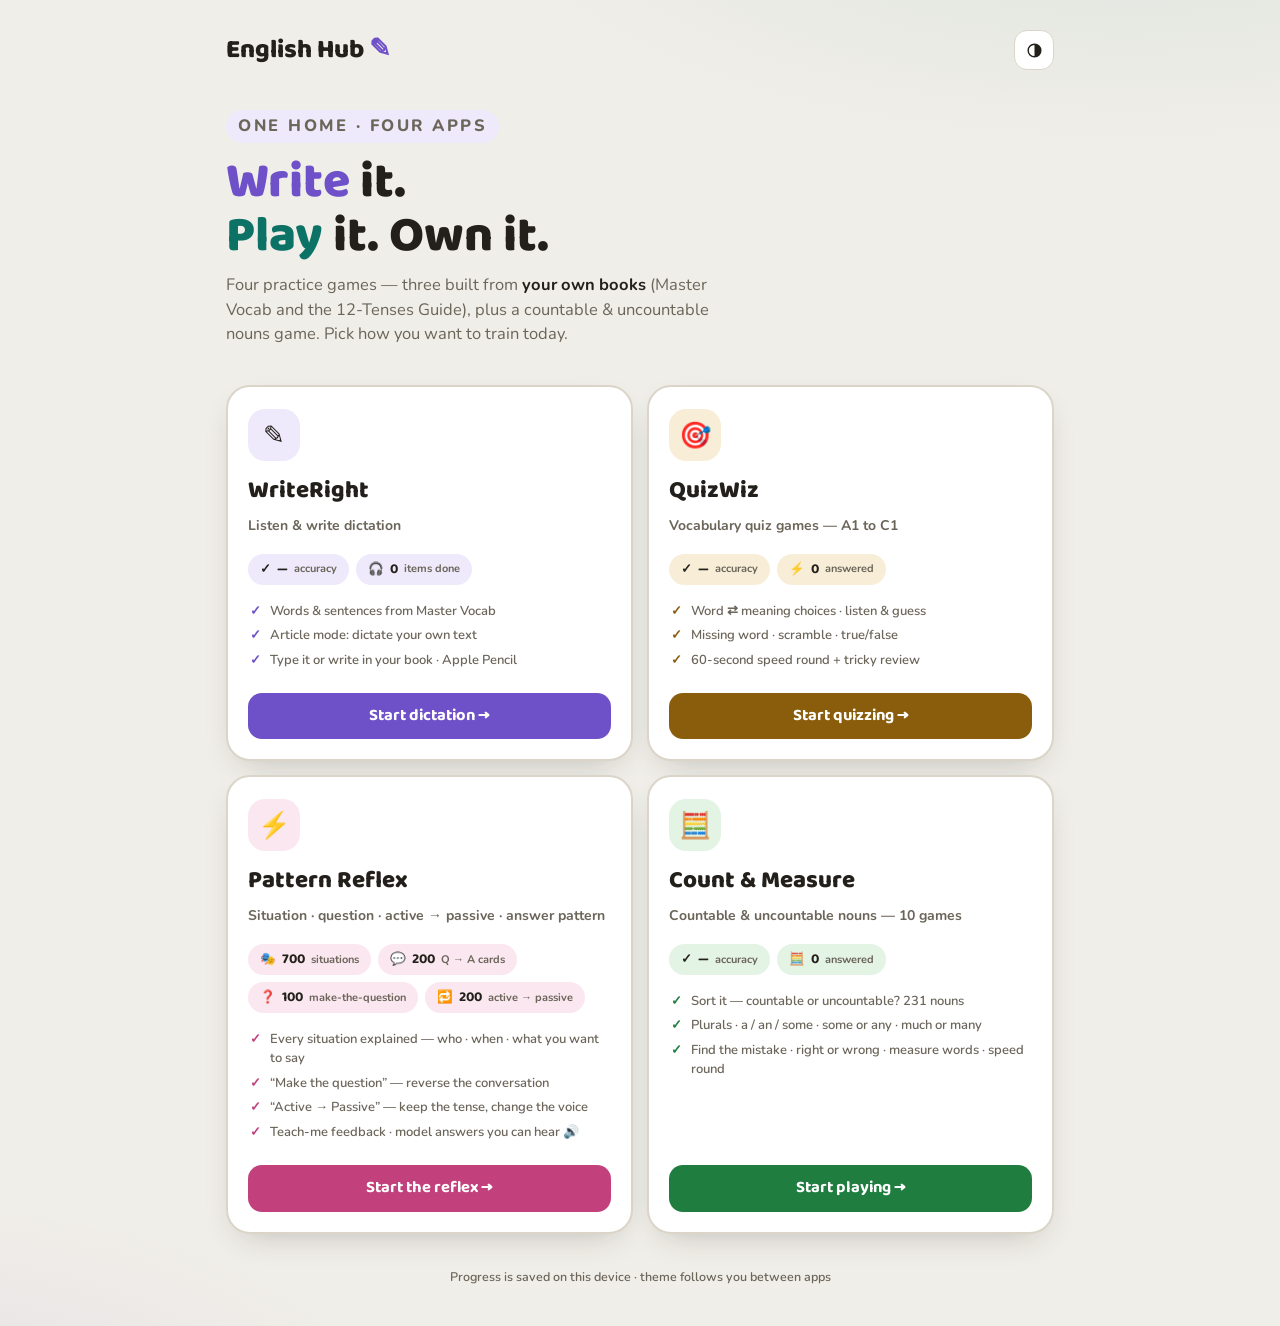
<file: index.html>
<!DOCTYPE html>
<html lang="en">
<head>
<meta charset="UTF-8">
<meta name="viewport" content="width=device-width, initial-scale=1.0, viewport-fit=cover">
<title>English Hub ✎ — dictation, vocabulary &amp; grammar games</title>
<meta name="description" content="One home for your English practice games: WriteRight dictation, QuizWiz vocabulary quizzes, Pattern Reflex tense drills and Count &amp; Measure noun games, built from your own books.">
<meta name="theme-color" content="#F0EEE8">
<link rel="icon" href="data:image/svg+xml,%3Csvg xmlns='http://www.w3.org/2000/svg' viewBox='0 0 32 32'%3E%3Crect x='2' y='2' width='28' height='28' rx='8' fill='%236E50C9'/%3E%3Ctext x='16' y='22' font-size='15' text-anchor='middle' fill='%23fff' font-family='sans-serif'%3E%E2%9C%8E%3C/text%3E%3C/svg%3E">
<link rel="preconnect" href="https://fonts.googleapis.com">
<link rel="preconnect" href="https://fonts.gstatic.com" crossorigin>
<link href="https://fonts.googleapis.com/css2?family=Baloo+2:wght@500;600;700;800&family=Nunito:ital,wght@0,400;0,600;0,700;0,800;1,400&family=Space+Mono:wght@400;700&display=swap" rel="stylesheet" media="print" onload="this.media='all'">
<noscript><link href="https://fonts.googleapis.com/css2?family=Baloo+2:wght@500;600;700;800&family=Nunito:ital,wght@0,400;0,600;0,700;0,800;1,400&family=Space+Mono:wght@400;700&display=swap" rel="stylesheet"></noscript>
<style>
:root {
  --bg: #F0EEE8;
  --bg-deep: #E7E4DC;
  --card: #FFFFFF;
  --ink: #23201B;
  --mut: #6B655A;
  --line: #DBD5C9;
  --teal: #0C7265;
  --teal-soft: #E0F0EC;
  --coral: #E2562E;
  --coral-soft: #FCEAE3;
  --violet: #6E50C9;
  --violet-deep: #553BA6;
  --violet-soft: #EEE9FB;
  --amber: #8A5D0C;
  --amber-soft: #F8EED8;
  --sky: #2B6CB0;
  --sky-soft: #E3EEF9;
  --shadow: 0 12px 34px -16px rgba(35, 32, 27, .3);
  --disp: 'Baloo 2', 'Trebuchet MS', sans-serif;
  --body: 'Nunito', 'Segoe UI', sans-serif;
}
.dark {
  --bg: #12100D;
  --bg-deep: #0C0B09;
  --card: #1C1915;
  --ink: #EDE9E1;
  --mut: #A39C8E;
  --line: #2C2820;
  --teal: #41C0AA;
  --teal-soft: #14312B;
  --coral: #FF7E5F;
  --coral-soft: #3A211A;
  --violet: #A18BEA;
  --violet-deep: #BCACF2;
  --violet-soft: #251F3D;
  --amber: #E3B04B;
  --amber-soft: #33290F;
  --sky: #7FB3E8;
  --sky-soft: #142433;
  --shadow: 0 12px 34px -16px rgba(0, 0, 0, .6);
}
* { box-sizing: border-box; margin: 0; padding: 0; }
[hidden] { display: none !important; }   /* e.g. tricky chips with display:inline-flex */
body {
  font-family: var(--body);
  background:
    radial-gradient(1100px 460px at 88% -10%, color-mix(in srgb, var(--teal) 9%, transparent), transparent 60%),
    radial-gradient(900px 420px at -8% 108%, color-mix(in srgb, var(--violet) 9%, transparent), transparent 55%),
    var(--bg);
  color: var(--ink);
  min-height: 100vh;
  min-height: 100dvh;
  line-height: 1.5;
  -webkit-tap-highlight-color: transparent;
}
.screen {
  max-width: 880px;
  margin: 0 auto;
  padding: clamp(16px, 3vw, 30px) clamp(14px, 3.5vw, 26px) 40px;
  display: flex; flex-direction: column;
  min-height: 100vh; min-height: 100dvh;
  animation: in .35s cubic-bezier(.2,.8,.3,1) both;
}
@keyframes in { from { opacity: 0; transform: translateY(10px); } }

.top { display: flex; align-items: center; justify-content: space-between; gap: 10px; }
.brand { font-family: var(--disp); font-weight: 800; font-size: clamp(21px, 3.4vw, 26px); }
.icon-btn {
  width: 40px; height: 40px;
  display: grid; place-items: center;
  background: var(--card);
  border: 1.5px solid var(--line);
  border-radius: 13px;
  color: inherit;
  cursor: pointer;
}
.icon-btn:focus-visible { outline: 3px solid color-mix(in srgb, var(--violet) 60%, transparent); outline-offset: 2px; }
.ic { width: 19px; height: 19px; fill: currentColor; }

.hero { padding: clamp(22px, 5vw, 40px) 0 8px; }
.kicker {
  display: inline-block;
  font-weight: 800; font-size: 12.5px; letter-spacing: 2.5px; text-transform: uppercase;
  color: var(--violet); background: var(--violet-soft);
  border-radius: 999px; padding: 4px 12px;
}
.hero h1 {
  font-family: var(--disp); font-weight: 800;
  font-size: clamp(32px, 6.4vw, 50px);
  line-height: 1.08; margin: 12px 0 10px;
}
.hero h1 .speak { color: var(--teal); }
.hero h1 .write { color: var(--violet); }
.hero p { color: var(--mut); font-size: clamp(14.5px, 2vw, 16.5px); max-width: 52ch; }
.hero p b { color: var(--ink); }

.apps {
  display: grid;
  grid-template-columns: 1fr 1fr;
  gap: 14px;
  margin-top: 30px;
}
.app-card {
  position: relative;
  display: flex; flex-direction: column; gap: 6px;
  background: var(--card);
  border: 2px solid var(--line);
  border-radius: 24px;
  padding: 22px 20px 20px;
  box-shadow: var(--shadow);
  text-decoration: none;
  color: inherit;
  transition: transform .16s, box-shadow .16s, border-color .16s;
}
.app-card:hover { transform: translateY(-3px); border-color: var(--ac); }
.app-card:active { transform: scale(.985); }
.app-card:focus-visible { outline: 3px solid var(--ac); outline-offset: 3px; }

.app-card.wr { --ac: var(--violet); --acs: var(--violet-soft); }
.app-card.qz { --ac: var(--amber); --acs: var(--amber-soft); }
.app-card.pr { --ac: #C2417C; --acs: #FBE7F0; }
.dark .app-card.pr { --ac: #E77FB1; --acs: #3A1F2E; }
.app-card.cm { --ac: #1E7D3F; --acs: #E3F3E4; }
.dark .app-card.cm { --ac: #6FCF7F; --acs: #17301D; }

.app-ico {
  width: 52px; height: 52px;
  display: grid; place-items: center;
  border-radius: 17px;
  font-size: 26px;
  background: var(--acs);
  margin-bottom: 6px;
}
.app-name { font-family: var(--disp); font-weight: 800; font-size: 24px; }
.app-tag { color: var(--mut); font-weight: 700; font-size: 14px; }

.app-stats { display: flex; flex-wrap: wrap; gap: 7px; margin: 12px 0 4px; }
.st {
  display: inline-flex; align-items: center; gap: 6px;
  background: var(--acs);
  color: var(--ink);
  border-radius: 999px;
  padding: 5px 12px;
  font-weight: 800; font-size: 12.5px;
}
.st small { font-weight: 700; font-size: 11px; color: var(--mut); }
.st b { font-family: var(--disp); font-size: 14px; }

.app-feats { list-style: none; margin: 4px 0 14px; }
.app-feats li {
  color: var(--mut); font-weight: 600; font-size: 13px;
  padding: 2.5px 0 2.5px 22px;
  position: relative;
}
.app-feats li::before {
  content: '✓';
  position: absolute; left: 2px;
  color: var(--ac); font-weight: 800;
}

.app-go {
  margin-top: auto;
  display: inline-flex; align-items: center; justify-content: center; gap: 8px;
  font-family: var(--disp); font-weight: 700; font-size: 16.5px;
  color: #fff;
  background: var(--ac);
  border-radius: 14px;
  padding: 11px 18px;
}

.foot {
  margin-top: 34px;
  text-align: center;
  color: var(--mut); font-weight: 600; font-size: 12.5px;
}

/* ── progress panel ─────────────────────────────────────────── */
.progress-panel {
  margin-top: 26px;
  background: var(--card, #fff);
  border: 1.5px solid var(--line, #ddd);
  border-radius: 20px;
  padding: 18px 18px 16px;
}
.pp-head { display: flex; align-items: baseline; justify-content: space-between; gap: 10px; margin-bottom: 13px; }
.pp-head h2 { font-family: var(--disp); font-size: 20px; font-weight: 800; }
.pp-streak { font-weight: 800; font-size: 14px; color: #E2562E; }
.pp-tiles { display: grid; grid-template-columns: repeat(4, 1fr); gap: 8px; }
.pp-tile {
  background: var(--soft, #f4f6f8);
  border-radius: 13px;
  padding: 10px 8px;
  display: flex; flex-direction: column; align-items: center; gap: 2px;
}
.pp-tile b { font-family: var(--disp); font-size: 21px; font-weight: 800; color: #0C7265; }
.pp-tile span { font-size: 10.5px; font-weight: 700; color: var(--mut, #777); text-align: center; }
.pp-heat-wrap { margin-top: 14px; }
.pp-lab { display: block; font-size: 11px; font-weight: 700; color: var(--mut, #777); margin-bottom: 7px; }
.pp-heat { display: grid; grid-auto-flow: column; grid-template-rows: repeat(7, 12px); gap: 3px; overflow-x: auto; padding-bottom: 2px; }
.pp-heat i { width: 12px; height: 12px; border-radius: 3.5px; background: var(--soft, #eef1f4); }
.pp-heat i.l1 { background: #b7e2d8; }
.pp-heat i.l2 { background: #6cc3b0; }
.pp-heat i.l3 { background: #0C7265; }
@media (max-width: 640px) {
  .apps { grid-template-columns: 1fr; }
  .pp-tiles { grid-template-columns: repeat(2, 1fr); }
}
</style>
<link rel="manifest" href="manifest.webmanifest">
<link rel="icon" href="icon.svg" type="image/svg+xml">
<meta name="apple-mobile-web-app-capable" content="yes">
<meta name="apple-mobile-web-app-status-bar-style" content="default">
<meta name="apple-mobile-web-app-title" content="English Hub">
</head>
<body>
<section class="screen">
  <header class="top">
    <div class="brand">English Hub <span style="color:var(--violet)">✎</span></div>
    <button id="btn-theme" class="icon-btn" title="Light / dark theme" aria-label="Toggle light or dark theme">
      <svg viewBox="0 0 24 24" class="ic" aria-hidden="true"><circle cx="12" cy="12" r="8" fill="none" stroke="currentColor" stroke-width="1.8"/><path d="M12 4a8 8 0 0 1 0 16z" fill="currentColor"/></svg>
    </button>
  </header>

  <div class="hero">
    <p class="kicker">one home · four apps</p>
    <h1><span class="write">Write</span> it.<br><span class="speak">Play</span> it. Own it.</h1>
    <p>Four practice games — three built from <b>your own books</b> (Master Vocab and the 12-Tenses Guide), plus a countable &amp; uncountable nouns game. Pick how you want to train today.</p>
  </div>

  <div class="apps">
    <a class="app-card wr" href="dictation/index.html">
      <div class="app-ico">✎</div>
      <div class="app-name">WriteRight</div>
      <div class="app-tag">Listen &amp; write dictation</div>
      <div class="app-stats">
        <span class="st">✓ <b id="wr-pct">—</b><small>accuracy</small></span>
        <span class="st">🎧 <b id="wr-done">0</b><small>items done</small></span>
        <span class="st" id="wr-tricky-wrap" hidden>🔁 <b id="wr-tricky">0</b><small>tricky waiting</small></span>
      </div>
      <ul class="app-feats">
        <li>Words &amp; sentences from Master Vocab</li>
        <li>Article mode: dictate your own text</li>
        <li>Type it or write in your book · Apple Pencil</li>
      </ul>
      <span class="app-go">Start dictation →</span>
    </a>

    <a class="app-card qz" href="vocab-quiz/index.html">
      <div class="app-ico">🎯</div>
      <div class="app-name">QuizWiz</div>
      <div class="app-tag">Vocabulary quiz games — A1 to C1</div>
      <div class="app-stats">
        <span class="st">✓ <b id="qw-acc">—</b><small>accuracy</small></span>
        <span class="st">⚡ <b id="qw-total">0</b><small>answered</small></span>
        <span class="st" id="qw-tricky-wrap" hidden>⭐ <b id="qw-tricky">0</b><small>tricky</small></span>
      </div>
      <ul class="app-feats">
        <li>Word ⇄ meaning choices · listen &amp; guess</li>
        <li>Missing word · scramble · true/false</li>
        <li>60-second speed round + tricky review</li>
      </ul>
      <span class="app-go">Start quizzing →</span>
    </a>

    <a class="app-card pr" href="pattern-reflex/index.html">
      <div class="app-ico">⚡</div>
      <div class="app-name">Pattern Reflex</div>
      <div class="app-tag">Situation · question · active → passive · answer pattern</div>
      <div class="app-stats">
        <span class="st">🎭 <b>700</b><small>situations</small></span>
        <span class="st">💬 <b>200</b><small>Q → A cards</small></span>
        <span class="st">❓ <b>100</b><small>make-the-question</small></span>
        <span class="st">🔁 <b>200</b><small>active → passive</small></span>
      </div>
      <ul class="app-feats">
        <li>Every situation explained — who · when · what you want to say</li>
        <li>“Make the question” — reverse the conversation</li>
        <li>“Active → Passive” — keep the tense, change the voice</li>
        <li>Teach-me feedback · model answers you can hear 🔊</li>
      </ul>
      <span class="app-go">Start the reflex →</span>
    </a>

    <a class="app-card cm" href="count-measure/index.html">
      <div class="app-ico">🧮</div>
      <div class="app-name">Count &amp; Measure</div>
      <div class="app-tag">Countable &amp; uncountable nouns — 10 games</div>
      <div class="app-stats">
        <span class="st">✓ <b id="cm-acc">—</b><small>accuracy</small></span>
        <span class="st">🧮 <b id="cm-total">0</b><small>answered</small></span>
        <span class="st" id="cm-tricky-wrap" hidden>⭐ <b id="cm-tricky">0</b><small>tricky</small></span>
      </div>
      <ul class="app-feats">
        <li>Sort it — countable or uncountable? 231 nouns</li>
        <li>Plurals · a / an / some · some or any · much or many</li>
        <li>Find the mistake · right or wrong · measure words · speed round</li>
      </ul>
      <span class="app-go">Start playing →</span>
    </a>
  </div>

  <div class="progress-panel" id="progress-panel" hidden>
    <div class="pp-head">
      <h2>Your progress</h2>
      <span class="pp-streak" id="pp-streak"></span>
    </div>
    <div class="pp-tiles">
      <div class="pp-tile"><b id="pp-total">0</b><span>items practised</span></div>
      <div class="pp-tile"><b id="pp-acc">—</b><span>accuracy</span></div>
      <div class="pp-tile"><b id="pp-review">0</b><span>in spaced review</span></div>
      <div class="pp-tile"><b id="pp-days">0</b><span>active days</span></div>
    </div>
    <div class="pp-heat-wrap">
      <span class="pp-lab">Last 12 weeks · green = practiced</span>
      <div class="pp-heat" id="pp-heat" aria-hidden="true"></div>
    </div>
  </div>

  <p class="foot">Progress is saved on this device · theme follows you between apps</p>
</section>

<script>
(function () {
  'use strict';
  const $ = (s) => document.querySelector(s);

  /* ── shared theme across the Hub apps ──────────────────── */
  const jparse = (v, d) => { try { return JSON.parse(v) ?? d; } catch { return d; } };

  function readTheme() {
    const wr = jparse(localStorage.getItem('writeRight.theme'), null);
    if (wr === 'dark' || wr === 'light') return wr;
    return (window.matchMedia && matchMedia('(prefers-color-scheme: dark)').matches) ? 'dark' : 'light';
  }

  function applyTheme(t) {
    document.documentElement.classList.toggle('dark', t === 'dark');
    document.querySelector('meta[name="theme-color"]').setAttribute('content', t === 'dark' ? '#12100D' : '#F0EEE8');
  }

  function setTheme(t) {
    applyTheme(t);
    try { localStorage.setItem('writeRight.theme', JSON.stringify(t)); } catch {}
  }

  applyTheme(readTheme());
  $('#btn-theme').addEventListener('click', () => {
    setTheme(document.documentElement.classList.contains('dark') ? 'light' : 'dark');
  });

  /* ── live stats from each app's storage ─────────────────── */
  try {
    const st = jparse(localStorage.getItem('writeRight.stats.v1'), {});
    const tk = jparse(localStorage.getItem('writeRight.tricky.v1'), {});
    const total = Number(st.total || 0);
    $('#wr-pct').textContent = total ? Math.round((st.right / total) * 100) + '%' : '—';
    $('#wr-done').textContent = total.toLocaleString();
    const n = Object.keys(tk || {}).length;
    $('#wr-tricky-wrap').hidden = !n;
    $('#wr-tricky').textContent = n;
  } catch { /* storage unavailable */ }

  try {
    const qz = jparse(localStorage.getItem('quizwiz-v1'), {});
    const tot = Number(qz.total || 0);
    $('#qw-acc').textContent = tot ? Math.round((qz.right / tot) * 100) + '%' : '—';
    $('#qw-total').textContent = tot.toLocaleString();
    const zt = Object.keys(jparse(localStorage.getItem('quizwiz.tricky.v1'), {})).length;
    $('#qw-tricky-wrap').hidden = !zt;
    $('#qw-tricky').textContent = zt;
  } catch { /* storage unavailable */ }

  try {
    const cm = jparse(localStorage.getItem('countMeasure-v1'), {});
    const cmt = Number(cm.total || 0);
    $('#cm-acc').textContent = cmt ? Math.round((cm.right / cmt) * 100) + '%' : '—';
    $('#cm-total').textContent = cmt.toLocaleString();
    const cmn = (cm.tricky || []).length;
    $('#cm-tricky-wrap').hidden = !cmn;
    $('#cm-tricky').textContent = cmn;
  } catch { /* storage unavailable */ }
})();
</script>
<script>
(function () {
  'use strict';
  /* ── progress dashboard: reads each app's storage ────────── */
  const jparse = (v, d) => { try { return JSON.parse(v) ?? d; } catch { return d; } };
  const panel = document.getElementById('progress-panel');
  if (!panel) return;

  const stats = jparse(localStorage.getItem('writeRight.stats.v1'), { total: 0, right: 0 });
  const srs = jparse(localStorage.getItem('writeRight.srs.v1'), {});
  const wrDays = jparse(localStorage.getItem('writeRight.days.v1'), []);
  const qz = jparse(localStorage.getItem('quizwiz-v1'), {});
  const qzDays = Array.isArray(qz.days) ? qz.days : [];
  const cm = jparse(localStorage.getItem('countMeasure-v1'), {});
  const cmDays = Array.isArray(cm.days) ? cm.days : [];

  const total = (stats.total || 0) + (Number(qz.total) || 0) + (Number(cm.total) || 0);
  if (!total) return;                       // nothing practised yet — hide panel

  const acc = stats.total ? Math.round(((stats.right || 0) / stats.total) * 100) + '%' : '—';
  const review = Object.keys(srs).length;

  const daySet = new Set([...(Array.isArray(wrDays) ? wrDays : []), ...qzDays, ...cmDays]);
  const iso = (d) => d.toISOString().slice(0, 10);
  let streak = 0;
  const cur = new Date();
  if (!daySet.has(iso(cur))) cur.setDate(cur.getDate() - 1);
  while (daySet.has(iso(cur))) { streak++; cur.setDate(cur.getDate() - 1); }

  document.getElementById('pp-total').textContent = total.toLocaleString();
  document.getElementById('pp-acc').textContent = acc;
  document.getElementById('pp-review').textContent = review.toLocaleString();
  document.getElementById('pp-days').textContent = daySet.size;
  document.getElementById('pp-streak').textContent = streak > 1 ? '🔥 ' + streak + '-day streak' : '';
  panel.hidden = false;

  /* heatmap: last 12 weeks, one column per week, top = Monday-ish (JS weeks start Sunday) */
  const heat = document.getElementById('pp-heat');
  const today = new Date();
  today.setHours(0, 0, 0, 0);
  const end = new Date(today);
  end.setDate(end.getDate() + (6 - end.getDay()));     // pad to end of current week
  let html = '';
  for (let w = 11; w >= 0; w--) {
    for (let d = 0; d < 7; d++) {
      const day = new Date(end);
      day.setDate(end.getDate() - (w * 7 + (6 - d)));
      const on = daySet.has(iso(day));
      const future = day > today;
      const lvl = on ? (day.getDay() === 0 || day.getDay() === 6 ? 'l2' : 'l3') : '';
      html += '<i class="' + lvl + '"' + (future ? ' style="opacity:.35"' : '') + '></i>';
    }
  }
  heat.innerHTML = html;
})();
</script>
<script>
  if ("serviceWorker" in navigator) {
    addEventListener("load", () => navigator.serviceWorker.register("sw.js?v=hub-v37").catch(() => {}));
  }
</script>
</body></html>
</file>
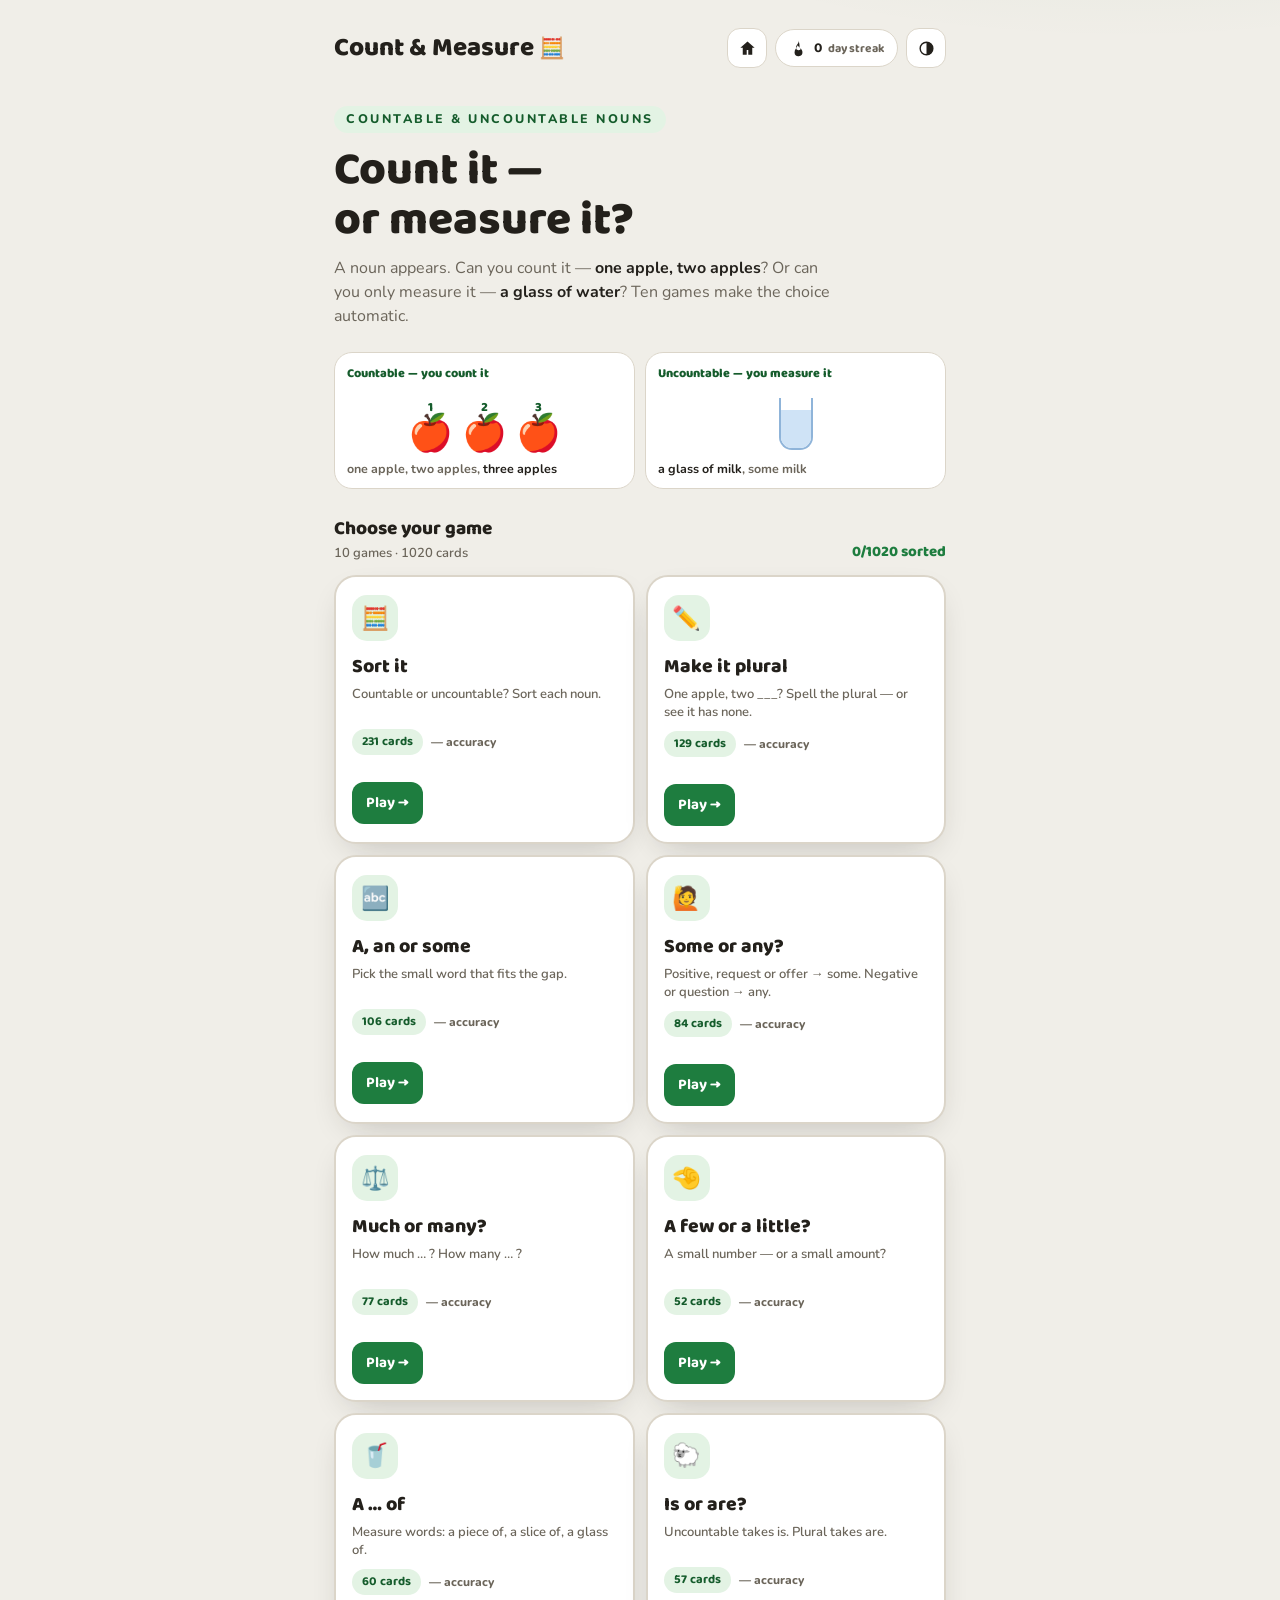
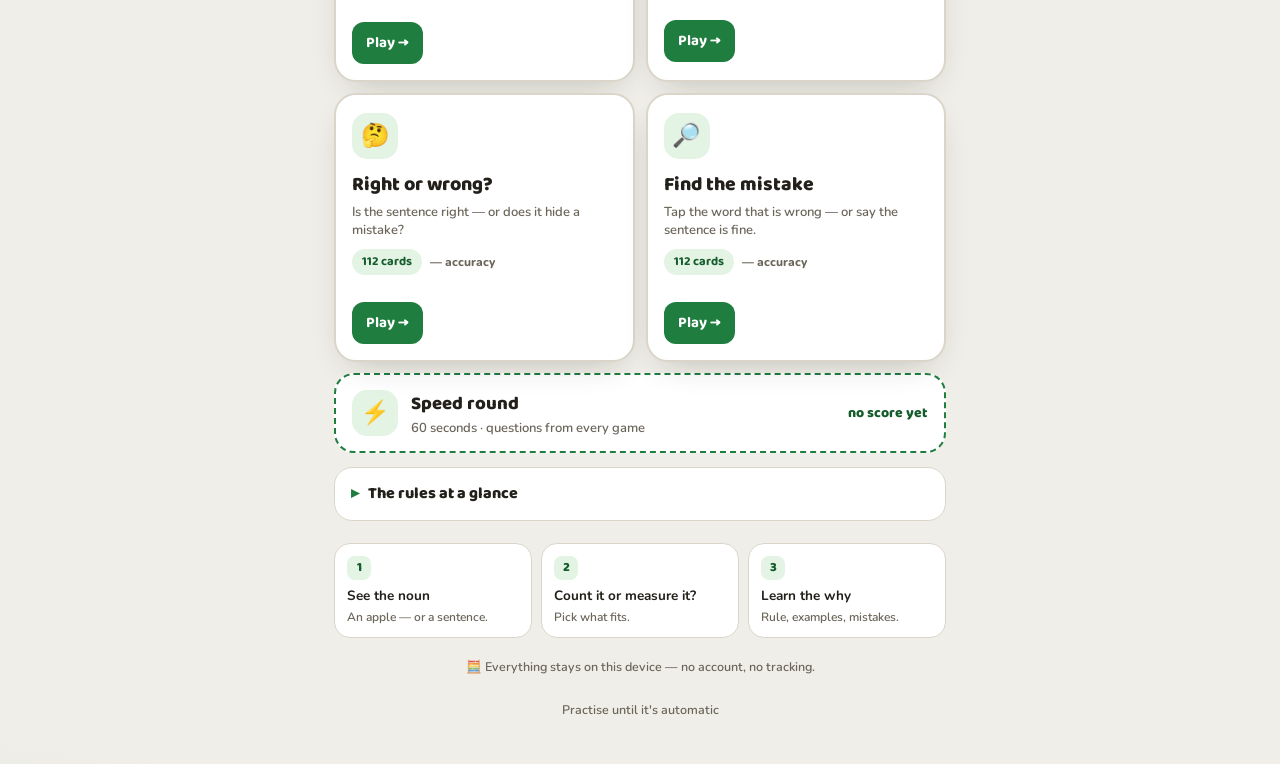
<file: count-measure/index.html>
<!DOCTYPE html>
<html lang="en">
<head>
<meta charset="UTF-8">
<meta name="viewport" content="width=device-width, initial-scale=1.0, viewport-fit=cover">
<title>Count &amp; Measure 🧮 — countable &amp; uncountable nouns</title>
<meta name="description" content="Countable or uncountable? Sort nouns, pick a / an / some, much or many, a few or a little, measure words and is / are, find the mistake — ten games and a speed round, with the why and examples you can hear.">
<meta name="theme-color" content="#E3F3E4">
<link rel="icon" href="data:image/svg+xml,%3Csvg xmlns='http://www.w3.org/2000/svg' viewBox='0 0 32 32'%3E%3Crect x='2' y='2' width='28' height='28' rx='8' fill='%231E7D3F'/%3E%3Ccircle cx='10' cy='16' r='3.3' fill='%23fff'/%3E%3Ccircle cx='16' cy='16' r='3.3' fill='%23fff'/%3E%3Ccircle cx='22' cy='16' r='3.3' fill='%23fff'/%3E%3C/svg%3E">
<link rel="preconnect" href="https://fonts.googleapis.com">
<link rel="preconnect" href="https://fonts.gstatic.com" crossorigin>
<link href="https://fonts.googleapis.com/css2?family=Baloo+2:wght@500;600;700;800&family=Nunito:ital,wght@0,400;0,600;0,700;0,800;1,400&display=swap" rel="stylesheet" media="print" onload="this.media='all'">
<noscript><link href="https://fonts.googleapis.com/css2?family=Baloo+2:wght@500;600;700;800&family=Nunito:ital,wght@0,400;0,600;0,700;0,800;1,400&display=swap" rel="stylesheet"></noscript>
<link rel="stylesheet" href="style.css?v=1">
</head>
<body>

<!-- ══════════════════ HOME ══════════════════ -->
<section id="screen-home" class="screen">
  <header class="top">
    <div class="brand">Count &amp; Measure <span class="glyph" aria-hidden="true">🧮</span></div>
    <div class="top-right">
      <a class="icon-btn" href="../index.html" title="English Hub" aria-label="Back to the English Hub">
        <svg viewBox="0 0 24 24" class="ic" aria-hidden="true"><path d="M12 3l9 8h-3v9h-5v-6h-2v6H6v-9H3z"/></svg>
      </a>
      <button id="btn-streak" class="chip" title="Your practice streak">
        <svg viewBox="0 0 24 24" class="ic" aria-hidden="true"><path d="M12 2c1 4-3 5-3 9a3 3 0 0 0 6 .4C15 13 17 14 17 16.5A5 5 0 0 1 7 17c0-4 3-5.5 4-9 .4 1.4 2 2 2 3.5C14 9 13 5 12 2z"/></svg>
        <b id="streak-n">0</b><span class="chip-sub">day streak</span>
      </button>
      <button id="btn-theme" class="icon-btn" title="Light / dark theme" aria-label="Toggle light or dark theme">
        <svg viewBox="0 0 24 24" class="ic" aria-hidden="true"><circle cx="12" cy="12" r="8" fill="none" stroke="currentColor" stroke-width="1.8"/><path d="M12 4a8 8 0 0 1 0 16z" fill="currentColor"/></svg>
      </button>
    </div>
  </header>

  <div class="hero">
    <p class="hero-kicker">countable &amp; uncountable nouns</p>
    <h1>Count it —<br>or measure it?</h1>
    <p class="hero-sub">A noun appears. Can you count it — <b>one apple, two apples</b>? Or can you only measure it — <b>a glass of water</b>? Ten games make the choice automatic.</p>
  </div>

  <!-- the one picture the game is about: things you count one by one · an amount you can only measure -->
  <div class="demo" role="img" aria-label="Countable nouns are counted one by one: one apple, two apples, three apples. Uncountable nouns can only be measured: a glass of milk, some milk.">
    <div class="demo-side">
      <div class="demo-lab">Countable — you count it</div>
      <div class="demo-stage" aria-hidden="true">
        <span class="dc-item" style="--i:0"><i>1</i>🍎</span>
        <span class="dc-item" style="--i:1"><i>2</i>🍎</span>
        <span class="dc-item" style="--i:2"><i>3</i>🍎</span>
      </div>
      <div class="demo-line" aria-hidden="true">one apple, two apples, <b>three apples</b></div>
    </div>
    <div class="demo-side">
      <div class="demo-lab">Uncountable — you measure it</div>
      <div class="demo-stage" aria-hidden="true">
        <div class="demo-glass"><i class="dg-fill"></i></div>
      </div>
      <div class="demo-line" aria-hidden="true"><b>a glass of milk</b>, some milk</div>
    </div>
  </div>

  <div class="modes-head">
    <div>
      <div class="modes-label">Choose your game</div>
      <p class="modes-sub" id="modes-sub">6 games</p>
    </div>
    <div class="modes-total" id="home-total">—</div>
  </div>

  <div class="modes" id="modes"></div>

  <button id="btn-speed" class="speed-card" type="button" title="60 seconds, questions from all ten games">
    <span class="sc-ico" aria-hidden="true">⚡</span>
    <span class="sc-txt">
      <span class="sc-name">Speed round</span>
      <span class="sc-desc">60 seconds · questions from every game</span>
    </span>
    <span class="sc-best" id="speed-best">no score yet</span>
  </button>

  <div id="tricky-quick" class="tricky-quick" hidden>
    <button id="btn-tricky-deck" class="ghost-cta" type="button">
      <svg viewBox="0 0 24 24" class="ic" aria-hidden="true"><path d="M12 3l2.7 5.6 6.3.8-4.6 4.3 1.2 6.2L12 17l-5.6 2.9 1.2-6.2L3 9.4l6.3-.8z"/></svg>
      <span id="tricky-text"><b id="tricky-n">0</b> tricky cards waiting</span>
      <span class="ghost-cta-arrow" aria-hidden="true">→</span>
    </button>
  </div>

  <details class="rules" id="rules">
    <summary>The rules at a glance</summary>
    <div id="rules-list"></div>
  </details>

  <div class="how" aria-label="How it works">
    <div class="how-step">
      <span class="how-n">1</span>
      <b>See the noun</b>
      <small>An apple — or a sentence.</small>
    </div>
    <div class="how-step">
      <span class="how-n">2</span>
      <b>Count it or measure it?</b>
      <small>Pick what fits.</small>
    </div>
    <div class="how-step">
      <span class="how-n">3</span>
      <b>Learn the why</b>
      <small>Rule, examples, mistakes.</small>
    </div>
  </div>

  <p class="home-note"><span aria-hidden="true">🧮</span> Everything stays on this device — no account, no tracking.</p>
  <footer class="foot"><span>Practise until it's automatic</span></footer>
</section>

<!-- ══════════════════ PICKER ══════════════════ -->
<section id="screen-picker" class="screen screen-picker" hidden>
  <header class="deck-top">
    <button id="btn-picker-back" class="icon-btn" title="Back to games (Esc)" aria-label="Back to games">
      <svg viewBox="0 0 24 24" class="ic" aria-hidden="true"><path d="M15 5l-7 7 7 7" fill="none" stroke="currentColor" stroke-width="2.6" stroke-linecap="round" stroke-linejoin="round"/></svg>
    </button>
    <div class="deck-top-text">
      <span class="deck-crumb">All games</span>
      <b id="picker-title">Game</b>
    </div>
    <div class="deck-top-actions"></div>
  </header>

  <div class="rule-box" id="picker-rule"></div>

  <p class="picker-sub">Choose the levels to practise — <b>all are selected by default.</b></p>

  <div class="band-list" id="band-list"></div>

  <div class="len-row">
    <span class="len-lab">Session length</span>
    <div class="len-pills" id="len-pills">
      <button class="pill-btn len-pill on" data-len="10" type="button">10</button>
      <button class="pill-btn len-pill" data-len="20" type="button">20</button>
      <button class="pill-btn len-pill" data-len="0" type="button">All</button>
    </div>
  </div>

  <div class="picker-start-wrap">
    <button id="btn-start-session" class="big-cta" type="button">Start · <span id="picker-count">0</span> cards</button>
  </div>
</section>

<!-- ══════════════════ PLAY ══════════════════ -->
<section id="screen-play" class="screen screen-play" hidden>
  <header class="deck-top">
    <button id="btn-play-back" class="icon-btn" title="Back (Esc)" aria-label="Back to the game picker">
      <svg viewBox="0 0 24 24" class="ic" aria-hidden="true"><path d="M15 5l-7 7 7 7" fill="none" stroke="currentColor" stroke-width="2.6" stroke-linecap="round" stroke-linejoin="round"/></svg>
    </button>
    <div class="deck-top-text">
      <span class="deck-crumb" id="play-crumb">Game</span>
      <b id="play-title">Game</b>
    </div>
    <div class="deck-top-actions">
      <span id="time-chip" class="chip time" hidden>⏱ <b id="time-n">60</b><span class="chip-sub">s</span></span>
    </div>
  </header>

  <div class="deck-progress">
    <div class="dp-track"><i id="dp-fill"></i></div>
    <span class="dp-label" id="dp-label"><b id="dp-done">0</b>/<span id="dp-total">0</span></span>
    <span class="dp-score"><b id="dp-right">0</b>✓ <b id="dp-wrong">0</b>✗</span>
  </div>

  <div class="qcard" id="qcard">
    <div class="q-head">
      <span id="q-mode" class="mode-pill">🧮 Sort it</span>
      <span id="q-level" class="lvl-pill">A1 – A2</span>
    </div>
    <div id="q-prompt" class="q-prompt"></div>
    <p class="q-ask" id="q-ask"></p>
    <div id="q-choices" class="choices" role="group" aria-label="Choose your answer"></div>
  </div>

  <div id="speed-fb" class="speed-fb" role="status" hidden></div>
  <div id="reveal" class="reveal" role="status" hidden></div>

  <div class="controls" id="controls">
    <button id="btn-tricky" class="ctl ctl-tricky" type="button" title="Mark as tricky (T)">
      <span aria-hidden="true">★</span> Tricky
    </button>
    <button id="btn-next" class="ctl ctl-next" type="button" disabled>
      Next <span aria-hidden="true">→</span>
    </button>
  </div>
  <p class="kbd-hint" id="kbd-hint">1–3 = answer · Enter = next · T = tricky</p>
</section>

<!-- ══════════════════ DONE ══════════════════ -->
<section id="screen-done" class="screen screen-done" hidden>
  <header class="top">
    <div class="brand">Count &amp; Measure <span class="glyph" aria-hidden="true">🧮</span></div>
    <a class="icon-btn" href="../index.html" title="English Hub" aria-label="Back to the English Hub">
      <svg viewBox="0 0 24 24" class="ic" aria-hidden="true"><path d="M12 3l9 8h-3v9h-5v-6h-2v6H6v-9H3z"/></svg>
    </a>
  </header>
  <div class="done-card">
    <div class="done-emoji" id="done-emoji" aria-hidden="true">🧮</div>
    <h2 id="done-title">Sorted!</h2>
    <p class="done-sub" id="done-sub"></p>
    <div class="done-tiles" id="done-tiles"></div>
    <div class="done-actions">
      <button id="btn-again" class="big-cta" type="button">Play again</button>
      <button id="btn-mistakes" class="ghost-cta2" type="button" hidden>Redo mistakes (<span id="mistakes-n">0</span>)</button>
      <button id="btn-done-back" class="ghost-cta2" type="button">Back to games</button>
    </div>
  </div>
</section>

<script src="data.js?v=1"></script>
<script src="app.js?v=1"></script>
</body>
</html>
</file>
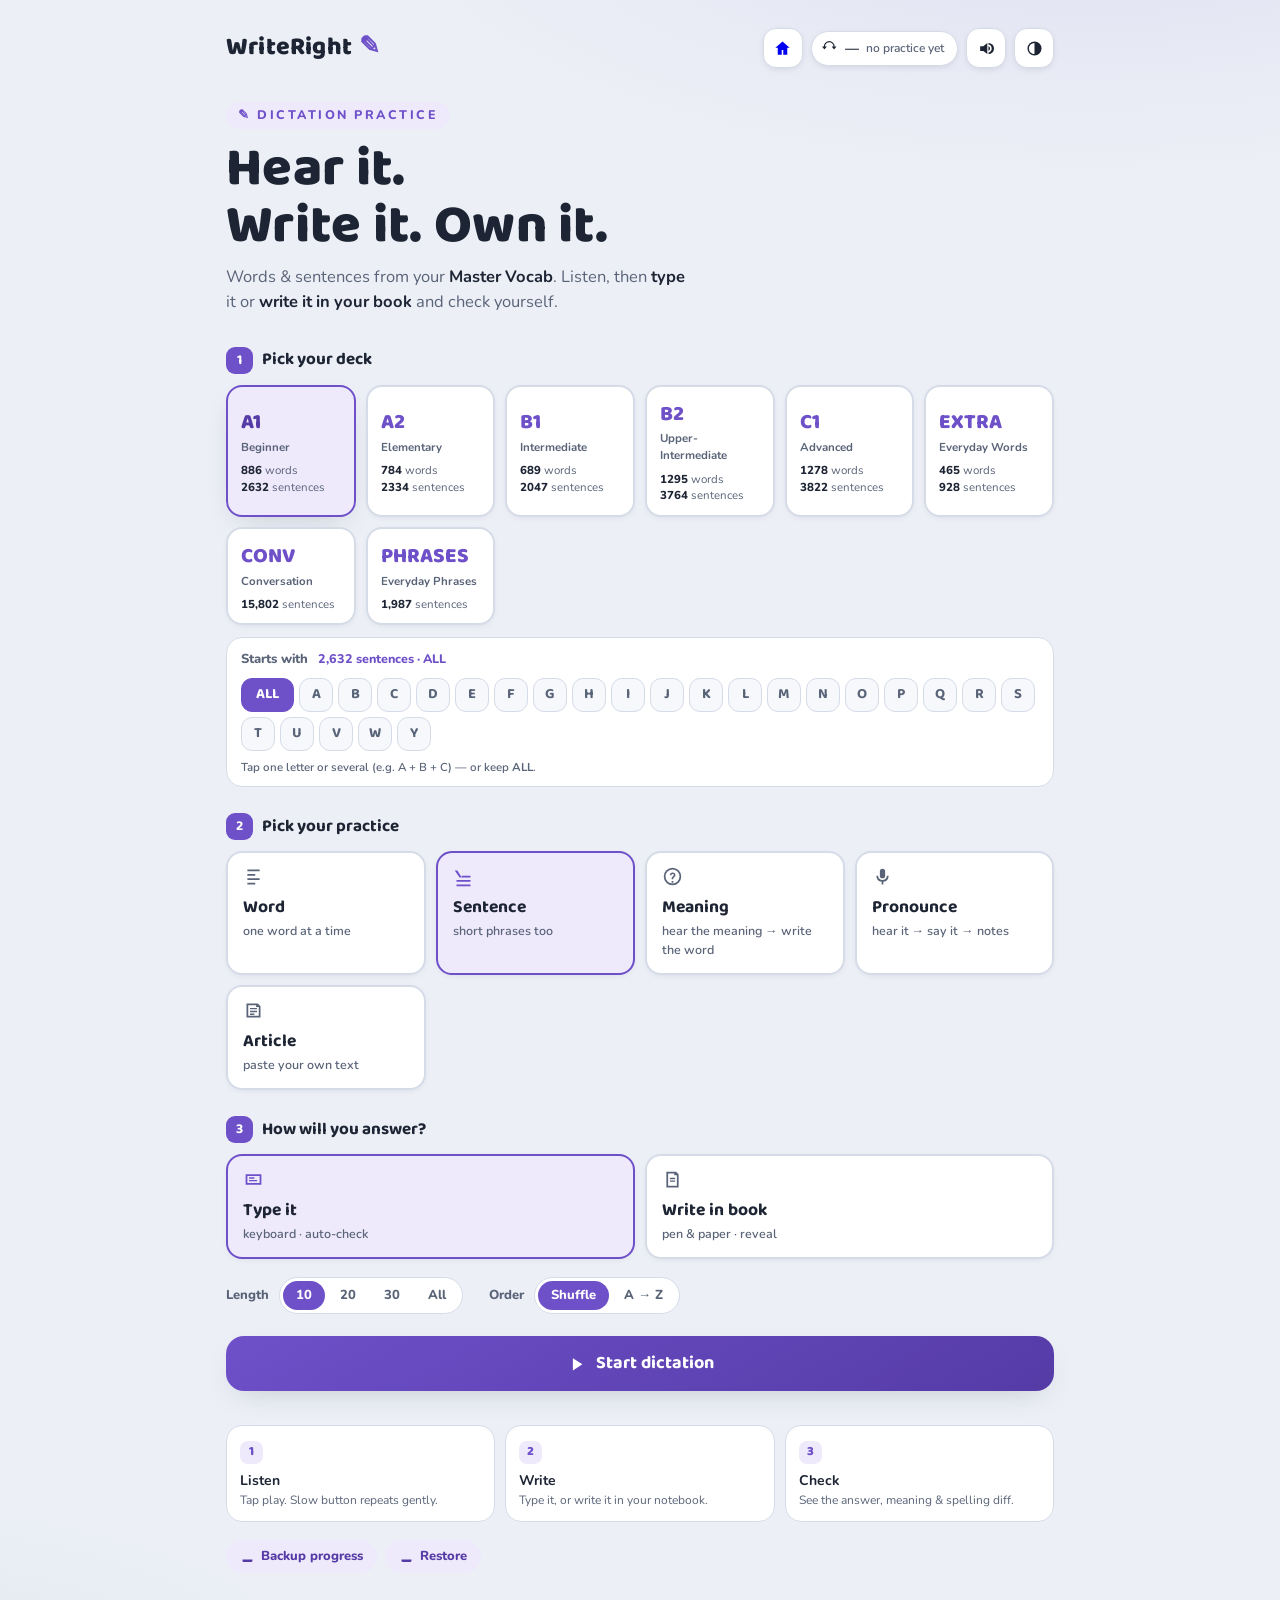
<file: dictation/index.html>
<!DOCTYPE html>
<html lang="en">
<head>
<meta charset="UTF-8">
<meta name="viewport" content="width=device-width, initial-scale=1.0, viewport-fit=cover">
<title>WriteRight ✎ — listen &amp; write dictation</title>
<meta name="description" content="Dictation practice built from your Master Vocab: hear a word or sentence, type it on your keyboard or write it in your book, then check the answer.">
<meta name="theme-color" content="#ECEFF6">
<link rel="icon" href="data:image/svg+xml,%3Csvg xmlns='http://www.w3.org/2000/svg' viewBox='0 0 32 32'%3E%3Crect x='3' y='3' width='26' height='26' rx='7' fill='%236E50C9'/%3E%3Cpath d='M9 23l1.2-4.2L18.6 10.4a2.2 2.2 0 0 1 3.1 3.1L13.2 22 9 23z' fill='%23fff'/%3E%3Cpath d='M17.5 11.5l3 3' stroke='%236E50C9' stroke-width='1.4'/%3E%3C/svg%3E">
<link rel="preconnect" href="https://fonts.googleapis.com">
<link rel="preconnect" href="https://fonts.gstatic.com" crossorigin>
<link href="https://fonts.googleapis.com/css2?family=Baloo+2:wght@500;600;700;800&family=Nunito:ital,wght@0,400;0,600;0,700;0,800;1,400&family=Space+Mono:wght@400;700&display=swap" rel="stylesheet" media="print" onload="this.media='all'">
<noscript><link href="https://fonts.googleapis.com/css2?family=Baloo+2:wght@500;600;700;800&family=Nunito:ital,wght@0,400;0,600;0,700;0,800;1,400&family=Space+Mono:wght@400;700&display=swap" rel="stylesheet"></noscript>
<link rel="stylesheet" href="style.css?v=10">
</head>
<body>

<!-- ══════════════════ HOME ══════════════════ -->
<section id="screen-home" class="screen">
  <header class="top">
    <div class="brand">WriteRight <span class="pencil" aria-hidden="true">✎</span></div>
    <div class="top-right">
      <a class="icon-btn" href="../index.html" title="English Hub" aria-label="Back to the English Hub" style="text-decoration:none">
        <svg viewBox="0 0 24 24" class="ic" aria-hidden="true"><path d="M12 3l9 8h-3v9h-5v-6h-2v6H6v-9H3z"/></svg>
      </a>
      <button id="btn-stats" class="chip" title="Your overall dictation score">
        <svg viewBox="0 0 24 24" class="ic" aria-hidden="true"><path d="M5 13a7 7 0 0 1 14 0h-3l4 5 4-5h-3a9 9 0 0 0-18 0H0l4 5 4-5H5z" transform="translate(0,-2) scale(.9)"/></svg>
        <b id="stats-pct">—</b><span class="chip-sub" id="stats-n">no practice yet</span>
      </button>
      <button id="btn-voice" class="icon-btn" title="Voice &amp; speed" aria-label="Choose the speaking voice">
        <svg viewBox="0 0 24 24" class="ic" aria-hidden="true"><path d="M4 9v6h4l5 4V5L8 9H4zm12.5 3a3.5 3.5 0 0 0-2-3.2v6.4a3.5 3.5 0 0 0 2-3.2zm-2-7v2.1a5 5 0 0 1 0 9.8V19a7 7 0 0 0 0-14z"/></svg>
      </button>
      <button id="btn-theme" class="icon-btn" title="Light / dark theme" aria-label="Toggle light or dark theme">
        <svg viewBox="0 0 24 24" class="ic" aria-hidden="true"><circle cx="12" cy="12" r="8" fill="none" stroke="currentColor" stroke-width="1.8"/><path d="M12 4a8 8 0 0 1 0 16z" fill="currentColor"/></svg>
      </button>
    </div>
  </header>

  <div class="hero">
    <p class="hero-kicker">✎ dictation practice</p>
    <h1>Hear it.<br>Write it. Own it.</h1>
    <p class="hero-sub">Words &amp; sentences from your <b class="you">Master Vocab</b>. Listen, then <b>type</b> it or <b>write it in your book</b> and check yourself.</p>
  </div>

  <div id="due-quick" class="tricky-quick" hidden>
    <button id="btn-due" class="ghost-cta" style="background:var(--teal-soft);border-color:color-mix(in srgb, var(--teal) 35%, transparent)">
      <svg viewBox="0 0 24 24" class="ic" aria-hidden="true" style="color:var(--teal)"><path d="M12 2a10 10 0 1 0 0 20 10 10 0 0 0 0-20zm1 5h-2v6l5 3 1-1.7-4-2.3z"/></svg>
      <span id="due-text"><b id="due-n">0</b> words ready for review</span>
      <span class="ghost-cta-arrow" aria-hidden="true" style="color:var(--teal)">→</span>
    </button>
  </div>

  <div id="tricky-quick" class="tricky-quick" hidden>
    <button id="btn-tricky" class="ghost-cta">
      <svg viewBox="0 0 24 24" class="ic" aria-hidden="true"><path d="M12 3l2.7 5.6 6.3.8-4.6 4.3 1.2 6.2L12 17l-5.6 2.9 1.2-6.2L3 9.4l6.3-.8z"/></svg>
      <span id="tricky-text"><b id="tricky-n">0</b> tricky items waiting</span>
      <span class="ghost-cta-arrow" aria-hidden="true">→</span>
    </button>
  </div>

  <div class="step-label"><span class="step-n">1</span> Pick your deck</div>
  <div class="shelf" id="decks"></div>

  <div class="letters-wrap" id="letters-wrap">
    <div class="letters-head">
      <span class="mini-lab">Starts with</span>
      <span class="letters-count" id="letters-count"></span>
    </div>
    <div class="letters" id="letters"></div>
    <p class="letters-note">Tap one letter or several (e.g. A + B + C) — or keep <b>ALL</b>.</p>
  </div>

  <div class="step-label"><span class="step-n">2</span> Pick your practice</div>
  <div class="opt-row opt-row4">
    <button class="opt-card" id="mode-word" aria-pressed="false">
      <svg viewBox="0 0 24 24" class="ic" aria-hidden="true"><path d="M5 4h14v2H5zM5 9h9v2H5zM5 14h14v2H5zM5 19h9v2H5z"/></svg>
      <b>Word</b><small>one word at a time</small>
    </button>
    <button class="opt-card" id="mode-sentence" aria-pressed="true">
      <svg viewBox="0 0 24 24" class="ic" aria-hidden="true"><path d="M4 5h16v2H4zm0 5h16v2H4zm0 5h10v2H4zm12.5 0 5.5 8h-3l-5-8z" transform="rotate(180 12 14)"/></svg>
      <b>Sentence</b><small>short phrases too</small>
    </button>
    <button class="opt-card" id="mode-meaning" aria-pressed="false">
      <svg viewBox="0 0 24 24" class="ic" aria-hidden="true"><path d="M12 2a10 10 0 1 0 0 20 10 10 0 0 0 0-20zm0 18a8 8 0 1 1 0-16 8 8 0 0 1 0 16zm.2-12.6c-1.9 0-3.2 1.3-3.3 3.2h1.9c.1-.9.6-1.5 1.4-1.5.8 0 1.3.5 1.3 1.2 0 .8-.5 1.2-1.2 1.8-.8.6-1.3 1.2-1.3 2.4v.5h1.8v-.4c0-.8.4-1.1 1.2-1.8.8-.6 1.4-1.3 1.4-2.6 0-1.7-1.4-2.8-3.2-2.8zM11 17.2h2v2h-2z"/></svg>
      <b>Meaning</b><small>hear the meaning → write the word</small>
    </button>
    <button class="opt-card" id="mode-pron" aria-pressed="false">
      <svg viewBox="0 0 24 24" class="ic" aria-hidden="true"><path d="M12 3a3 3 0 0 1 3 3v5a3 3 0 0 1-6 0V6a3 3 0 0 1 3-3zm7 8a7 7 0 0 1-6 6.9V21h-2v-3.1A7 7 0 0 1 5 11h2a5 5 0 0 0 10 0z"/></svg>
      <b>Pronounce</b><small>hear it → say it → notes</small>
    </button>
    <button class="opt-card" id="mode-article" aria-pressed="false">
      <svg viewBox="0 0 24 24" class="ic" aria-hidden="true"><path d="M4 4h13l3 3v13H4zm2 2v12h12V8h-3V6zm2 3h8v1.6H8zm0 3.2h8V14H8zm0 3.2h5v1.6H8z"/></svg>
      <b>Article</b><small>paste your own text</small>
    </button>
  </div>

  <div id="article-wrap" class="article-wrap" hidden>
    <div class="art-head">
      <span class="mini-lab">Your article</span>
      <span class="letters-count" id="article-count">Paste or write your text here</span>
    </div>
    <textarea id="article-in" rows="6" placeholder="Paste any English text here — a news story, a book page, a song, your own writing…"></textarea>
    <div class="art-foot">
      <button id="btn-article-clear" class="pill">Clear</button>
      <p class="art-note">Dictation runs sentence by sentence, in order — abbreviations and decimals are kept together.</p>
    </div>
  </div>

  <div class="step-label" id="answer-step-label"><span class="step-n">3</span> How will you answer?</div>
  <div class="opt-row" id="answer-step">
    <button class="opt-card" id="answer-type" aria-pressed="true">
      <svg viewBox="0 0 24 24" class="ic" aria-hidden="true"><path d="M3 6h18v12H3zm2 2v8h14V8zm2 1.5h6v1.5H7zm0 3h9V14H7z"/></svg>
      <b>Type it</b><small>keyboard · auto-check</small>
    </button>
    <button class="opt-card" id="answer-book" aria-pressed="false">
      <svg viewBox="0 0 24 24" class="ic" aria-hidden="true"><path d="M5 3h11l3 3v15H5zm2 2v14h10V7h-3V5zm2 5h6v1.6H9zm0 3h6v1.6H9z"/></svg>
      <b>Write in book</b><small>pen &amp; paper · reveal</small>
    </button>
  </div>

  <div class="row-opts" id="row-opts">
    <div class="mini-opts">
      <span class="mini-lab">Length</span>
      <div class="chips" id="len-chips">
        <button class="chip-ch" data-len="10" aria-pressed="true">10</button>
        <button class="chip-ch" data-len="20" aria-pressed="false">20</button>
        <button class="chip-ch" data-len="30" aria-pressed="false">30</button>
        <button class="chip-ch" data-len="0" aria-pressed="false">All</button>
      </div>
    </div>
    <div class="mini-opts">
      <span class="mini-lab">Order</span>
      <div class="chips" id="ord-chips">
        <button class="chip-ch" data-shuf="1" aria-pressed="true">Shuffle</button>
        <button class="chip-ch" data-shuf="0" aria-pressed="false">A → Z</button>
      </div>
    </div>
  </div>

  <button id="btn-start" class="cta">
    <svg viewBox="0 0 24 24" class="ic" aria-hidden="true"><path d="M8 5v14l11-7z"/></svg>
    Start dictation
  </button>

  <div class="how" aria-label="How it works">
    <div class="how-step">
      <span class="how-n">1</span>
      <b>Listen</b>
      <small>Tap play. Slow button repeats gently.</small>
    </div>
    <div class="how-step">
      <span class="how-n">2</span>
      <b>Write</b>
      <small>Type it, or write it in your notebook.</small>
    </div>
    <div class="how-step">
      <span class="how-n">3</span>
      <b>Check</b>
      <small>See the answer, meaning &amp; spelling diff.</small>
    </div>
  </div>

  <div class="backup-row">
    <button id="btn-backup" class="pill">
      <svg viewBox="0 0 24 24" class="ic" aria-hidden="true"><path d="M12 3v10m0 0 4-4m-4 4-4-4M4 17v2a2 2 0 0 0 2 2h12a2 2 0 0 0 2-2v-2"/></svg>
      Backup progress
    </button>
    <button id="btn-restore" class="pill">
      <svg viewBox="0 0 24 24" class="ic" aria-hidden="true"><path d="M12 13V3m0 0 4 4m-4-4-4 4M4 17v2a2 2 0 0 0 2 2h12a2 2 0 0 0 2-2v-2"/></svg>
      Restore
    </button>
    <input type="file" id="restore-file" accept="application/json,.json" hidden>
    <span id="backup-msg" class="backup-msg"></span>
  </div>
</section>

<!-- ══════════════════ PRACTICE ══════════════════ -->
<section id="screen-practice" class="screen" hidden>
  <header class="top prac-top">
    <button id="btn-back" class="icon-btn" title="End session" aria-label="End session and go home">
      <svg viewBox="0 0 24 24" class="ic" aria-hidden="true"><path d="M15 5l-7 7 7 7z"/></svg>
    </button>
    <div class="prac-mid">
      <div class="prac-count"><b id="prac-i">1</b> / <span id="prac-n">10</span></div>
      <div class="bar"><div class="bar-fill" id="bar-fill"></div></div>
    </div>
    <div class="score-chips">
      <span class="sc ok" id="sc-ok">✓ 0</span>
      <span class="sc bad" id="sc-bad">✗ 0</span>
      <button id="btn-voice-p" class="icon-btn sm" title="Voice &amp; speed" aria-label="Choose the speaking voice">
        <svg viewBox="0 0 24 24" class="ic" aria-hidden="true"><path d="M4 9v6h4l5 4V5L8 9H4zm12.5 3a3.5 3.5 0 0 0-2-3.2v6.4a3.5 3.5 0 0 0 2-3.2zm-2-7v2.1a5 5 0 0 1 0 9.8V19a7 7 0 0 0 0-14z"/></svg>
      </button>
      <button id="btn-next-top" class="next-top" hidden title="Next card (Enter)">
        Next
        <svg viewBox="0 0 24 24" class="ic" aria-hidden="true"><path d="M9 5l7 7-7 7z"/></svg>
      </button>
    </div>
  </header>

  <div class="listen-card" id="listen-card">
    <div class="listen-tag" id="listen-tag">word · A1</div>
    <button id="btn-play" class="play-big" title="Play (Enter)" aria-label="Play again">
      <svg viewBox="0 0 24 24" aria-hidden="true"><path d="M8 5v14l11-7z"/></svg>
    </button>
    <div class="listen-sub" id="listen-sub">Listen…</div>
    <div class="meaning-box" id="meaning-box" hidden>
      <span class="meaning-lab" id="meaning-lab">✦ it means</span>
      <div class="meaning-txt" id="meaning-txt"></div>
      <div class="meaning-pos" id="meaning-pos" hidden></div>
    </div>
    <div class="cloze-line" id="cloze-line" hidden></div>
    <div class="listen-row">
      <button id="btn-slow" class="pill">
        <svg viewBox="0 0 24 24" class="ic" aria-hidden="true"><path d="M12 4a8 8 0 1 1-8 8h2a6 6 0 1 0 6-6zm1 4v5l-4 2.2-.9-1.6L11 12V8z"/></svg>
        Slow
      </button>
      <button id="btn-other" class="pill" hidden>
        <svg viewBox="0 0 24 24" class="ic" aria-hidden="true"><path d="M12 5V2L7 6l5 4V7a5 5 0 1 1-5 5H5a7 7 0 1 0 7-7z"/></svg>
        Other meaning
      </button>
      <button id="btn-cloze" class="pill" hidden>
        <svg viewBox="0 0 24 24" class="ic" aria-hidden="true"><path d="M4 4h16a1 1 0 0 1 1 1v11a1 1 0 0 1-1 1H8.4L5 20.2a.8.8 0 0 1-1.3-.6V5a1 1 0 0 1 1-1zm3 4h10v1.7H7zm0 3.4h7v1.7H7z"/></svg>
        Example ___
      </button>
      <button id="btn-hint" class="pill">
        <svg viewBox="0 0 24 24" class="ic" aria-hidden="true"><path d="M9 21h6v-1H9zm-4-4h14v-1H5zm2-4h10l-1.5-3H12L9.5 10 11 7.5 9.6 6.4 7 11z"/></svg>
        Hint
      </button>
    </div>
    <div class="hint-line" id="hint-line" hidden></div>
  </div>

  <!-- type mode -->
  <div id="area-type" class="answer-area">
    <label class="aa-label" for="type-in" id="type-label">Write what you hear</label>
    <div class="type-row">
      <div class="type-box">
        <textarea id="type-in" rows="3" lang="en" autocomplete="off" autocapitalize="none"
          autocorrect="off" spellcheck="false" placeholder="✎ Write here with your Apple Pencil — or type"></textarea>
        <button id="btn-clear" class="clear-btn" title="Clear" aria-label="Clear the writing box">
          <svg viewBox="0 0 24 24" class="ic" aria-hidden="true"><path d="M18.3 5.7 12 12l6.3 6.3-1.4 1.4L10.6 13.4 5.7 18.3 4.3 16.9 9.7 12 4.3 5.7 5.7 4.3l5.5 5.4 6.3-6.3z"/></svg>
        </button>
      </div>
      <button id="btn-check" class="cta small">
        <svg viewBox="0 0 24 24" class="ic" aria-hidden="true"><path d="M9 16.2 4.8 12l-1.4 1.4L9 19 21 7l-1.4-1.4z"/></svg>
        Check
      </button>
    </div>
    <p class="kbd-tip">⌨ press <kbd>Enter</kbd> to check &amp; next · ✎ Apple Pencil: just write in the box (Scribble turns it into text)</p>
  </div>

  <!-- book mode -->
  <div id="area-book" class="answer-area" hidden>
    <div class="aa-label" id="book-label">Write it in your book ✎</div>
    <p class="book-note" id="book-note">No typing here — listen as many times as you like, write the word or sentence in your notebook, then check yourself.</p>
    <button id="btn-reveal" class="cta small book-cta">
      <svg viewBox="0 0 24 24" class="ic" aria-hidden="true"><path d="M12 5c-5 0-9 4.5-10 7 1 2.5 5 7 10 7s9-4.5 10-7c-1-2.5-5-7-10-7zm0 11a4 4 0 1 1 0-8 4 4 0 0 1 0 8zm0-2a2 2 0 1 0 0-4 2 2 0 0 0 0 4z"/></svg>
      <span id="book-reveal-label">Show answer</span>
    </button>
  </div>

  <!-- after check / reveal -->
  <div id="result-card" class="result-card" hidden>
    <div class="verdict" id="verdict"></div>
    <div class="reveal-word" id="reveal-text"></div>
    <div class="reveal-ipa" id="reveal-ipa"></div>
    <div class="reveal-pron" id="reveal-pron" hidden></div>
    <div class="diff-box" id="diff-box" hidden>
      <div class="diff-row"><span class="diff-lab">You wrote</span><span class="diff-txt mono" id="diff-yours"></span></div>
      <div class="diff-row"><span class="diff-lab">Answer</span><span class="diff-txt mono" id="diff-goal"></span></div>
    </div>
    <div class="reveal-gloss" id="reveal-gloss"></div>
    <button id="reveal-ex" class="reveal-ex" hidden title="Play this example" aria-label="Play the example sentence">
      <span class="ex-play">
        <svg viewBox="0 0 24 24" aria-hidden="true"><path d="M8 5v14l11-7z"/></svg>
      </span>
      <span id="reveal-ex-text"></span>
    </button>
    <div class="grade-row" id="grade-row" hidden>
      <span class="grade-q" id="grade-q-txt">Did you get it right in your book?</span>
      <div class="grade-btns">
        <button id="btn-right" class="grade g-ok">
          <svg viewBox="0 0 24 24" class="ic" aria-hidden="true"><path d="M9 16.2 4.8 12l-1.4 1.4L9 19 21 7l-1.4-1.4z"/></svg> Right <kbd>1</kbd></button>
        <button id="btn-wrong" class="grade g-bad">
          <svg viewBox="0 0 24 24" class="ic" aria-hidden="true"><path d="M18.3 5.7 12 12l6.3 6.3-1.4 1.4L10.6 13.4 5.7 18.3 4.3 16.9 9.7 12 4.3 5.7 5.7 4.3l5.5 5.4 6.3-6.3z"/></svg> Wrong <kbd>2</kbd></button>
      </div>
    </div>
    <button id="btn-next" class="cta next-cta" hidden>
      Next <svg viewBox="0 0 24 24" class="ic" aria-hidden="true"><path d="M9 5l7 7-7 7z"/></svg> <kbd>⏎</kbd>
    </button>
  </div>
</section>

<!-- ══════════════════ RESULTS ══════════════════ -->
<section id="screen-results" class="screen" hidden>
  <header class="top">
    <div class="brand">WriteRight <span class="pencil" aria-hidden="true">✎</span></div>
  </header>

  <div class="res-hero">
    <div class="ring" id="res-ring"><div class="ring-in"><b id="res-pct">0%</b><small>accuracy</small></div></div>
    <h2 id="res-title">Session done!</h2>
    <p class="res-sub" id="res-sub"></p>
  </div>

  <div id="res-missed-wrap" hidden>
    <div class="step-label"><span class="step-n">✗</span> To practise again</div>
    <div class="missed-list" id="missed-list"></div>
    <button id="btn-again" class="cta small">
      <svg viewBox="0 0 24 24" class="ic" aria-hidden="true"><path d="M12 5V2L7 6l5 4V7a5 5 0 1 1-5 5H5a7 7 0 1 0 7-7z"/></svg>
      Dictate these again
    </button>
  </div>

  <div class="res-btns">
    <button id="btn-newsession" class="cta">New session</button>
    <button id="btn-home" class="ghost">Home</button>
  </div>
</section>

<!-- ══════════════════ VOICE & SPEED MODAL ══════════════════ -->
<div id="voice-modal" class="modal" hidden>
  <div class="modal-card" role="dialog" aria-modal="true" aria-label="Voice and speed">
    <div class="modal-head">
      <b>Voice &amp; speed</b>
      <button id="voice-close" class="x-btn" title="Close" aria-label="Close">
        <svg viewBox="0 0 24 24" class="ic" aria-hidden="true"><path d="M18.3 5.7 12 12l6.3 6.3-1.4 1.4L10.6 13.4 5.7 18.3 4.3 16.9 9.7 12 4.3 5.7 5.7 4.3l5.5 5.4 6.3-6.3z"/></svg>
      </button>
    </div>

    <label class="v-lab" for="voice-sel">Speaking voice</label>
    <select id="voice-sel"></select>

    <div class="v-rate">
      <label class="v-lab" for="rate">Speed</label>
      <div class="rate-row">
        <input type="range" id="rate" min="0.5" max="1.2" step="0.05" value="0.9">
        <b id="rate-val">0.90×</b>
      </div>
      <div class="rate-marks"><span>slow</span><span>normal</span><span>fast</span></div>
    </div>

    <div class="mix-row">
      <div class="mix-copy">
        <b>Shuffle voices 🎙</b>
        <small>A different voice says each card — harder, more like real life.</small>
      </div>
      <button id="mix-toggle" class="switch" role="switch" aria-checked="false" title="Shuffle voices">
        <span class="knob"></span>
      </button>
    </div>

    <button id="voice-test" class="cta small vc-test">
      <svg viewBox="0 0 24 24" class="ic" aria-hidden="true"><path d="M8 5v14l11-7z"/></svg>
      Test this voice
    </button>

    <p class="v-note">Sounds unclear? Try another voice — <b>★ recommended</b> ones are usually the clearest
    (Google voices in Chrome, Siri voices on iPad/iPhone, “Natural” voices in Edge). You can add more
    voices in your device’s system settings, then reopen this page.</p>
  </div>
</div>

<script src="data.js?v=4"></script>
<script src="app.js?v=16"></script>
<script>
  if ("serviceWorker" in navigator) {
    addEventListener("load", () => navigator.serviceWorker.register("../sw.js", { scope: "../" }).catch(() => {}));
  }
</script>
</body>
</html>
</file>
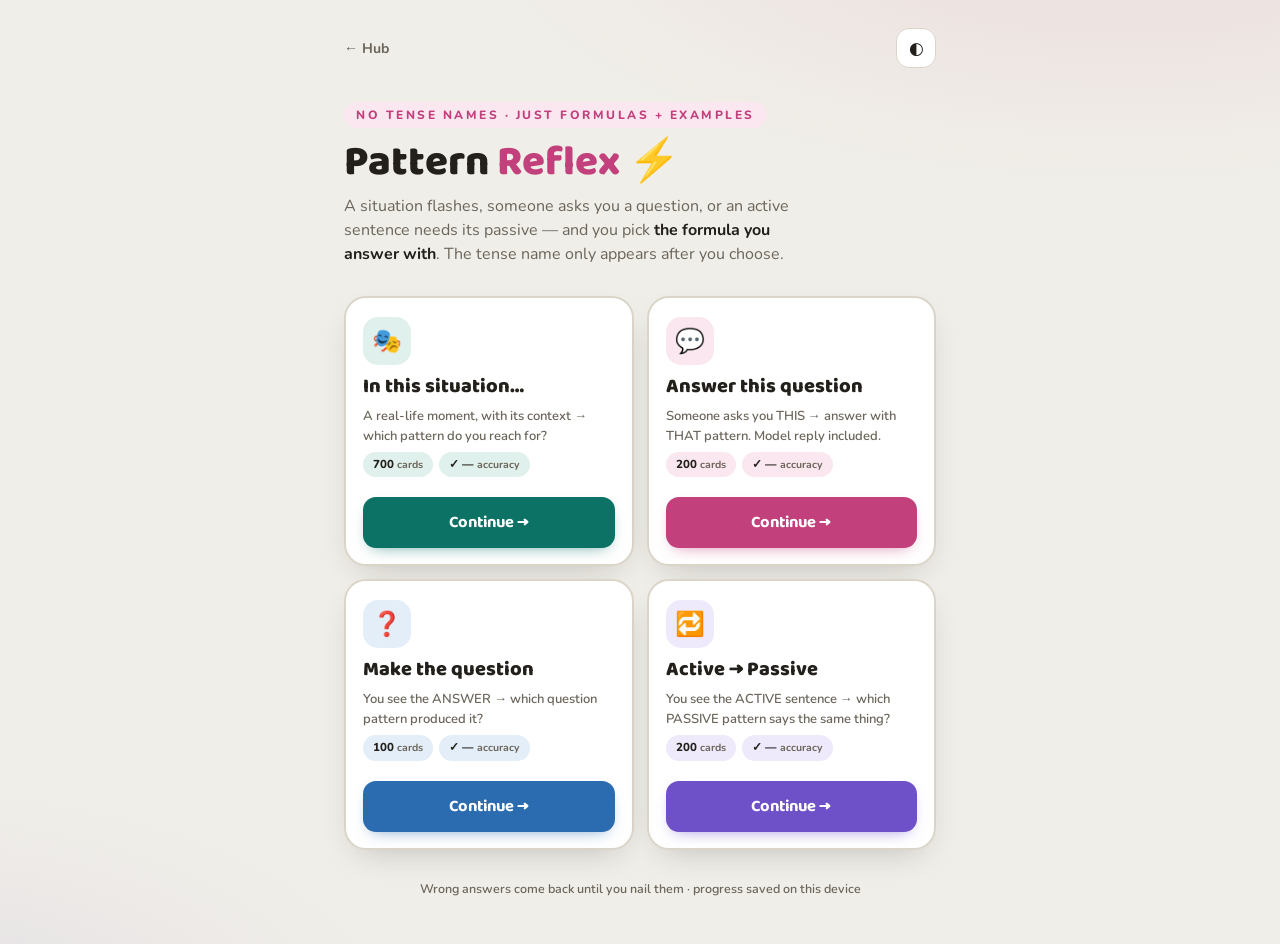
<file: pattern-reflex/index.html>
<!DOCTYPE html>
<html lang="en">
<head>
<meta charset="UTF-8">
<meta name="viewport" content="width=device-width, initial-scale=1.0, viewport-fit=cover">
<title>Pattern Reflex ⚡ — situation, question &amp; active → passive · answer pattern</title>
<meta name="description" content="A real-life situation, a question, or an active sentence appears — choose the pattern you answer with. Built from the 12 English Tenses Guide.">
<meta name="theme-color" content="#F0EEE8">
<link rel="preconnect" href="https://fonts.googleapis.com">
<link rel="preconnect" href="https://fonts.gstatic.com" crossorigin>
<link href="https://fonts.googleapis.com/css2?family=Baloo+2:wght@600;700;800&family=Nunito:ital,wght@0,400;0,600;0,700;0,800;1,400&display=swap" rel="stylesheet">
<style>
:root {
  --bg:#F0EEE8; --card:#FFFFFF; --ink:#23201B; --mut:#6B655A; --line:#DBD5C9;
  --teal:#0C7265; --teal-soft:#E0F0EC; --coral:#E2562E; --coral-soft:#FCEAE3;
  --violet:#6E50C9; --violet-soft:#EEE9FB; --pink:#C2417C; --pink-soft:#FBE7F0;
  --ok:#1B7A43; --ok-soft:#E3F4E9; --no:#C62828; --no-soft:#FDE7E7;
  --shadow:0 12px 34px -16px rgba(35,32,27,.3);
  --disp:'Baloo 2','Trebuchet MS',sans-serif; --body:'Nunito','Segoe UI',sans-serif;
}
.dark {
  --bg:#12100D; --card:#1C1915; --ink:#EDE9E1; --mut:#A39C8E; --line:#2C2820;
  --teal:#41C0AA; --teal-soft:#14312B; --coral:#FF7E5F; --coral-soft:#3A211A;
  --violet:#A18BEA; --violet-soft:#251F3D; --pink:#E77FB1; --pink-soft:#3A1F2E;
  --ok:#5BC98A; --ok-soft:#15301F; --no:#F08A8A; --no-soft:#3A1D1D;
  --shadow:0 12px 34px -16px rgba(0,0,0,.6);
}
* { box-sizing:border-box; margin:0; padding:0; }
[hidden] { display:none !important; }
body {
  font-family:var(--body); color:var(--ink); line-height:1.5;
  background:
    radial-gradient(1100px 460px at 88% -10%, color-mix(in srgb, var(--pink) 10%, transparent), transparent 60%),
    radial-gradient(900px 420px at -8% 108%, color-mix(in srgb, var(--violet) 9%, transparent), transparent 55%),
    var(--bg);
  min-height:100vh; min-height:100dvh; -webkit-tap-highlight-color:transparent;
}
.screen { max-width:640px; margin:0 auto; padding:clamp(16px,3vw,28px) clamp(14px,3.5vw,24px) calc(46px + env(safe-area-inset-bottom,0px));
          display:flex; flex-direction:column; min-height:100vh; min-height:100dvh;
          animation:in .35s cubic-bezier(.2,.8,.3,1) both; }
@keyframes in { from { opacity:0; transform:translateY(10px); } }
.top { display:flex; align-items:center; justify-content:space-between; gap:10px; }
.brand { font-family:var(--disp); font-weight:800; font-size:clamp(20px,3.2vw,25px); }
.brand .dot { color:var(--coral); }
.icon-btn { width:40px; height:40px; display:grid; place-items:center; background:var(--card);
            border:1.5px solid var(--line); border-radius:13px; color:inherit; cursor:pointer; font-size:17px; }
.home-link { text-decoration:none; color:var(--mut); font-weight:700; font-size:14px; }
.home-link:hover { color:var(--ink); }

.hero { padding:clamp(20px,4.5vw,34px) 0 6px; }
.kicker { display:inline-block; font-weight:800; font-size:12px; letter-spacing:2.5px; text-transform:uppercase;
          color:var(--pink); background:var(--pink-soft); border-radius:999px; padding:4px 12px; }
.hero h1 { font-family:var(--disp); font-weight:800; font-size:clamp(30px,5.8vw,42px); line-height:1.1; margin:12px 0 8px; }
.hero h1 span { color:var(--pink); }
.hero p { color:var(--mut); font-size:clamp(14px,1.9vw,16px); max-width:46ch; }
.hero p b { color:var(--ink); }

.mode-grid { display:grid; grid-template-columns:1fr 1fr; gap:13px; margin-top:24px; }
.mode-card { text-align:left; display:flex; flex-direction:column; gap:6px; cursor:pointer;
             background:var(--card); border:2px solid var(--line); border-radius:22px; padding:19px 17px 16px;
             box-shadow:var(--shadow); color:inherit; font:inherit; transition:transform .16s, border-color .16s; }
.mode-card:hover { transform:translateY(-3px); border-color:var(--ac); }
.mode-card.sit { --ac:var(--teal); --acs:var(--teal-soft); }
.mode-card.que { --ac:var(--pink); --acs:var(--pink-soft); }
.mode-card.mk { --ac:#2B6CB0; --acs:#E3EEF9; }
.mode-card.pv { --ac:var(--violet); --acs:var(--violet-soft); }
.dark .mode-card.mk { --ac:#7FB3E8; --acs:#142433; }
#scr-setup { --ac:var(--violet); --acs:var(--violet-soft); }
#scr-setup.sit { --ac:var(--teal); --acs:var(--teal-soft); }
#scr-setup.que { --ac:var(--pink); --acs:var(--pink-soft); }
#scr-setup.mk { --ac:#2B6CB0; --acs:#E3EEF9; }
#scr-setup.pv { --ac:var(--violet); --acs:var(--violet-soft); }
.dark #scr-setup.mk { --ac:#7FB3E8; --acs:#142433; }
.mode-ico { width:48px; height:48px; display:grid; place-items:center; border-radius:15px; font-size:24px; background:var(--acs); }
.mode-name { font-family:var(--disp); font-weight:800; font-size:20px; }
.mode-desc { color:var(--mut); font-weight:600; font-size:13px; }
.mode-stats { display:flex; gap:6px; flex-wrap:wrap; }
.mst { background:var(--acs); border-radius:999px; padding:4px 10px; font-weight:800; font-size:11.5px; }
.mst small { font-weight:700; color:var(--mut); font-size:10.5px; }
.row-lab { color:var(--mut); font-size:11px; font-weight:800; margin-top:13px; text-transform:uppercase; letter-spacing:1px; }
/* category header: the label on the left, two small buttons on the right (add one · select everything) */
.row-head { display:flex; align-items:center; justify-content:space-between; gap:10px; margin-top:13px; }
.row-head .row-lab { margin-top:0; }
.row-tools { display:flex; gap:6px; flex-shrink:0; }
.tool-btn {
  border:2px solid var(--line); background:var(--card); color:var(--mut);
  border-radius:999px; padding:3px 11px; cursor:pointer; font:inherit;
  font-weight:800; font-size:11.5px; text-transform:uppercase; letter-spacing:.6px; user-select:none; white-space:nowrap;
  transition:border-color .12s, background .12s, color .12s, opacity .12s;
}
.tool-btn:hover { border-color:var(--ac); color:var(--ink); }
.tool-btn.on, .tool-btn.on:hover { background:var(--ac); border-color:var(--ac); color:#fff; }
.tool-btn .short { display:none; }
/* the add panel: an inline box of the categories that are still off — nothing overlaps, the chips below stay visible */
.add-panel { margin-top:9px; padding:10px 12px 12px; border:2px dashed var(--ac); border-radius:16px; background:var(--acs);
             animation:in .2s cubic-bezier(.2,.8,.3,1) both; }
.add-head { display:flex; align-items:center; justify-content:space-between; gap:8px; margin-bottom:8px;
            color:var(--ac); font-size:11px; font-weight:800; letter-spacing:1.4px; text-transform:uppercase; }
.add-close { width:28px; height:28px; border:none; border-radius:9px; background:transparent; color:inherit; cursor:pointer;
             font:inherit; font-size:18px; line-height:1; }
.add-close:hover { background:var(--card); }
.add-row { display:flex; flex-wrap:wrap; gap:6px; }
.add-chip {
  border:2px dashed var(--ac); background:var(--card); color:var(--ink);
  border-radius:999px; padding:7px 13px; cursor:pointer; font:inherit; text-align:center;
  font-weight:800; font-size:12.5px; min-height:36px;
  user-select:none; touch-action:manipulation;
  transition:border-color .12s, background .12s, color .12s;
}
.add-chip small { font-weight:700; opacity:.75; }
.add-chip:hover { background:var(--ac); border-style:solid; color:#fff; }
/* wide screens: a tidy two-column list (phones keep the natural wrap — columns would squeeze long names) */
@media (min-width:560px) { .add-row { display:grid; grid-template-columns:1fr 1fr; } }
.add-empty { color:var(--mut); font-weight:600; font-size:13px; line-height:1.45; }
.cat-hint { color:var(--mut); font-weight:600; font-size:12px; margin-top:7px; }
.cat-row { display:flex; gap:6px; margin-top:6px; flex-wrap:wrap; }
.cat-chip {
  border:2px solid var(--line); background:var(--card); color:var(--mut);
  border-radius:999px; padding:7px 13px; cursor:pointer; font:inherit;
  font-weight:800; font-size:12.5px; min-height:36px;
  user-select:none; touch-action:manipulation;   /* no word-highlight or zoom while double-clicking */
  transition:border-color .12s, background .12s, color .12s;
}
.cat-chip small { font-weight:700; opacity:.75; }
.cat-chip.on { background:var(--ac, #6E50C9); border-color:var(--ac, #6E50C9); color:#fff; }
.len-row { display:flex; gap:6px; margin-top:6px; flex-wrap:wrap; }
.len-chip {
  flex:1 1 46px; min-width:46px; min-height:42px;
  border:2px solid var(--line); background:var(--card); color:inherit;
  border-radius:11px; padding:8px 5px; cursor:pointer; font:inherit;
  font-family:var(--disp); font-weight:700; font-size:14.5px;
  transition:border-color .12s, background .12s;
}
.len-chip:hover { border-color:var(--ac, #6E50C9); }
.len-chip.on {
  background:var(--ac, #6E50C9); color:#fff; border-color:var(--ac, #6E50C9);
  box-shadow:0 0 0 3px color-mix(in srgb, var(--ac, #6E50C9) 30%, transparent);
  transform:translateY(-1px);
}
.len-chip.off { opacity:.3; }
.go-btn {
  margin-top:14px; border:none; background:var(--ac, #6E50C9); color:#fff;
  font-family:var(--disp); font-weight:700; font-size:16.5px;
  border-radius:13px; padding:12px 18px; cursor:pointer; min-height:48px; width:100%;
  box-shadow:0 6px 16px -8px color-mix(in srgb, var(--ac, #6E50C9) 70%, transparent);
  transition:transform .12s;
}
.go-btn:hover { transform:translateY(-1px); }
.go-btn:active { transform:scale(.99); }
.cat-chip.on { box-shadow:0 0 0 3px color-mix(in srgb, var(--ac, #6E50C9) 22%, transparent); }
.len-row-lab { color:var(--mut); font-size:11.5px; font-weight:700; margin-top:12px; text-transform:uppercase; letter-spacing:1px; }
.foot { margin-top:30px; text-align:center; color:var(--mut); font-weight:600; font-size:12.5px; }

/* ── play ── */
.bar { height:8px; background:var(--card); border:1.5px solid var(--line); border-radius:99px; overflow:hidden; margin:14px 0 4px; }
.bar i { display:block; height:100%; width:0%; background:linear-gradient(90deg,var(--violet),var(--pink)); transition:width .25s; }
.meta { display:flex; justify-content:space-between; color:var(--mut); font-weight:700; font-size:12.5px; margin-bottom:12px; }
.meta b { color:var(--ink); }

.scene-card { background:var(--card); border:2px solid var(--line); border-radius:22px;
              padding:22px 20px; box-shadow:var(--shadow); }
.scene-tag { display:inline-block; font-weight:800; font-size:11px; letter-spacing:2px; text-transform:uppercase;
             border-radius:999px; padding:4px 11px; margin-bottom:10px; }
.scene-tag.sit { color:var(--teal); background:var(--teal-soft); }
.scene-tag.que { color:var(--pink); background:var(--pink-soft); }
.scene-tag.mk { color:#2B6CB0; background:#E3EEF9; }
.scene-tag.pv { color:var(--violet); background:var(--violet-soft); }
.dark .scene-tag.mk { color:#7FB3E8; background:#142433; }
.su-head { display:flex; align-items:center; gap:14px; padding:18px 0 6px; }
.su-emoji { font-size:40px; background:var(--pink-soft); border-radius:15px; width:62px; height:62px;
            display:grid; place-items:center; }
.scene-txt { font-family:var(--disp); font-weight:700; font-size:clamp(19px,3vw,23px); line-height:1.32; }
.q-hint { color:var(--mut); font-weight:600; font-size:13.5px; margin-top:8px; }
#scr-play.sit { --ac:var(--teal); --acs:var(--teal-soft); }
#scr-play.que { --ac:var(--pink); --acs:var(--pink-soft); }
#scr-play.mk { --ac:#2B6CB0; --acs:#E3EEF9; }
#scr-play.pv { --ac:var(--violet); --acs:var(--violet-soft); }
.dark #scr-play.mk { --ac:#7FB3E8; --acs:#142433; }
/* the context: a short story — who is speaking · when · what you want to say */
.moment { font-size:16.5px; line-height:1.55; }
/* the line the learner builds: “The wind ______ when we heard a loud crash.” */
.task { margin-top:14px; padding-top:12px; border-top:1.5px dashed var(--line); }
.task-lab { display:block; font-size:11px; font-weight:800; letter-spacing:1.4px; text-transform:uppercase;
            color:var(--mut); margin-bottom:3px; }
.task-line { font-family:var(--disp); font-weight:700; font-size:18.5px; line-height:1.5; }
.blank { display:inline-block; min-width:84px; height:.9em; vertical-align:-4px; border-bottom:3px solid var(--ac,var(--teal)); }
/* the clue waits behind a button — context first, help only if wanted */
.hint-btn { margin-top:10px; width:100%; min-height:42px; border:2px dashed var(--line); background:transparent; color:var(--mut);
            border-radius:13px; font:inherit; font-weight:800; font-size:13.5px; cursor:pointer;
            transition:border-color .12s, color .12s; }
.hint-btn:hover { border-color:var(--ac,var(--teal)); color:var(--ink); }
.hint-box { margin-top:10px; padding:11px 14px; border-radius:13px; background:var(--acs,var(--teal-soft));
            font-weight:600; font-size:14px; line-height:1.45; }
.hint-box b { color:var(--ac,var(--teal)); }
.su-tip { margin-top:12px; padding:10px 13px; border-radius:12px; background:var(--acs); font-weight:600; font-size:13.5px; line-height:1.45; }

.choices { display:grid; gap:9px; margin-top:15px; }
.choice { display:flex; flex-direction:column; gap:3px; text-align:left;
          background:var(--card); border:2px solid var(--line); border-radius:15px; padding:13px 15px;
          color:inherit; font:inherit; cursor:pointer; transition:border-color .12s, transform .1s; }
.choice:hover { border-color:var(--violet); }
.choice:active { transform:scale(.99); }
.choice .cn { font-family:var(--disp); font-weight:700; font-size:16.5px; line-height:1.25; }
.choice .cf { color:var(--mut); font-size:13px; font-weight:600; font-style:italic; }
.choice.correct { border-color:var(--ok); background:var(--ok-soft); }
.choice.correct .cf { color:var(--ok); }
.choice.wrong { border-color:var(--no); background:var(--no-soft); }
.choice.dim { opacity:.55; }
.choice:disabled { cursor:default; }

.feedback { margin-top:14px; border-radius:18px; padding:16px 17px; border:2px solid var(--line); background:var(--card); }
.feedback.good { border-color:var(--ok); }
.feedback.bad { border-color:var(--no); }
.fb-head { font-family:var(--disp); font-weight:800; font-size:17px; margin-bottom:6px; }
.feedback.good .fb-head { color:var(--ok); }
.feedback.bad .fb-head { color:var(--no); }
.fb-answer { background:var(--violet-soft); border-radius:12px; padding:11px 13px; font-weight:800; font-size:16px; margin-bottom:9px;
             display:flex; align-items:center; justify-content:space-between; gap:10px; flex-wrap:wrap; }
.fb-answer button { border:none; background:var(--violet); color:#fff; border-radius:10px; padding:8px 12px; cursor:pointer; font:inherit; font-weight:800; min-height:40px; }
.fb-why { margin-top:2px; }
.fb-box { border-radius:11px; padding:10px 12px; margin-bottom:8px; font-weight:600; font-size:13px; line-height:1.45; }
.fb-box:last-child { margin-bottom:0; }
.fb-box.bad { background:var(--no-soft); border-left:4px solid var(--no); }
.fb-box.good { background:var(--ok-soft); border-left:4px solid var(--ok); }
.fb-box.warn { background:var(--amber-soft, #F8EED8); border-left:4px solid var(--amber, #8A5D0C); }
.fb-box.trick { background:var(--violet-soft); border-left:4px solid var(--violet); }
.dark .fb-box.warn { background:#33290F; }
.fb-lab { font-family:var(--disp); font-weight:800; font-size:13.5px; display:block; margin-bottom:3px; }
.fb-box.bad .fb-lab { color:var(--no); }
.fb-box.good .fb-lab { color:var(--ok); }
.fb-box.warn .fb-lab { color:var(--amber, #8A5D0C); }
.fb-box.trick .fb-lab { color:var(--violet); }
.fb-said { color:var(--ink); text-decoration:line-through; text-decoration-thickness:1px; opacity:.85; }
.fb-picked { color:var(--mut); font-size:12.5px; font-weight:700; }
.fb-lesson { color:var(--ink); }
.fb-when { margin-top:9px; padding:8px 11px; border-radius:9px;
           background:color-mix(in srgb, var(--ok) 12%, transparent);
           border:1.5px dashed var(--ok); color:var(--ink); font-weight:600; }
.fb-when-lab { font-weight:800; color:var(--ok); }
.fb-eg { color:var(--mut); font-style:italic; font-size:12.5px; }
.fb-box.clue { background:color-mix(in srgb, var(--teal) 11%, transparent); border-left:4px solid var(--teal); }
.fb-box.clue .fb-lab { color:var(--teal); }
.fb-rule { margin-top:7px; color:var(--mut); font-weight:700; font-size:12.5px; }
/* pattern notes sit behind a disclosure, so the explanation stays scannable */
.fb-more { margin-top:10px; padding-top:9px; border-top:1.5px dashed var(--line); }
.fb-more summary { cursor:pointer; list-style:none; font-weight:800; font-size:13px; color:var(--mut); }
.fb-more summary::-webkit-details-marker { display:none; }
.fb-more summary::before { content:'▸ '; }
.fb-more[open] summary::before { content:'▾ '; }
.fb-more[open] summary { margin-bottom:7px; }
.fb-extra { color:var(--ink); font-weight:600; font-size:13px; line-height:1.45; }
.fb-note + .fb-note { margin-top:9px; padding-top:8px; border-top:1.5px dashed var(--line); }
.fb-note b { color:var(--ink); }
.fb-sig { color:var(--mut); font-size:12.5px; }
.fb-name { display:inline-block; background:var(--violet); color:#fff; border-radius:8px;
           padding:3px 10px; font-weight:800; font-size:13px; margin-bottom:6px; }
.choice .ct { display:block; margin-top:4px; font-size:11px; font-weight:800; color:var(--mut);
              text-transform:uppercase; letter-spacing:.6px; }
.choice.correct .ct { color:var(--ok); }
.choice.wrong .ct { color:var(--no); }
.btn-primary { margin-top:15px; width:100%; border:none; border-radius:15px; padding:14px;
               font-family:var(--disp); font-weight:800; font-size:17px; color:#fff;
               background:linear-gradient(90deg,var(--violet),var(--pink)); cursor:pointer; }

/* ── done ── */
.done-card { background:var(--card); border:2px solid var(--line); border-radius:24px; padding:30px 24px;
             box-shadow:var(--shadow); text-align:center; margin-top:22px; }
.done-emoji { font-size:52px; }
.done-card h2 { font-family:var(--disp); font-weight:800; font-size:27px; margin:10px 0 4px; }
.done-card .big { font-family:var(--disp); font-weight:800; font-size:44px; color:var(--pink); }
.done-stats { display:flex; justify-content:center; gap:8px; flex-wrap:wrap; margin:14px 0 20px; }
.done-actions { display:grid; gap:10px; }
.btn-primary { min-height:48px; }

/* ── responsive ── */
@media (max-width:560px) {
  .mode-grid { grid-template-columns:1fr; }
  .top .brand { font-size:18px; }
  .hero { padding-top:14px; }
  .hero p { font-size:14px; }
  .scene-card { padding:18px 15px; border-radius:18px; }
  .scene-txt { font-size:18.5px; }
  .moment { font-size:15.5px; }
  .task-line { font-size:17px; }
  .choices { gap:8px; margin-top:12px; }
  .choice { padding:11px 13px; }
  .choice .cn { font-size:15.5px; }
  .choice .cf { font-size:12.5px; }
  .feedback { padding:13px 14px; border-radius:15px; margin-top:12px; }
  .fb-answer { font-size:15px; padding:10px 11px; }
  .fb-extra { font-size:12.5px; }
  .btn-primary { margin-top:12px; }
  .done-card { padding:24px 16px; }
  .m-count, .meta { font-size:12px; }
  .tool-btn .long { display:none; }   /* the label + two buttons need the room */
  .tool-btn .short { display:inline; }
  .add-chip { padding-left:10px; padding-right:10px; }
  .add-chip small { display:none; }   /* the count is on the main chip right below — without it two list items fit per row */
}
@media (max-width:380px) {
  .len-row { display:grid; grid-template-columns:repeat(4,1fr); }
  .cat-row { display:grid; grid-template-columns:1fr; }
  .hero h1 { font-size:27px; }
}
</style>
</head>
<body>
<section class="screen" id="scr-home">
  <header class="top">
    <a class="home-link" href="../index.html">← Hub</a>
    <button id="btn-theme" class="icon-btn" title="Light / dark theme" aria-label="Toggle theme">◐</button>
  </header>
  <div class="hero">
    <span class="kicker">no tense names · just formulas + examples</span>
    <h1>Pattern <span>Reflex</span> ⚡</h1>
    <p>A situation flashes, someone asks you a question, or an active sentence needs its passive —
       and you pick <b>the formula you answer with</b>. The tense name only appears after you choose.</p>
  </div>
  <div class="mode-grid" id="mode-grid"></div>
  <p class="foot">Wrong answers come back until you nail them · progress saved on this device</p>
</section>

<section class="screen" id="scr-setup" hidden>
  <header class="top">
    <button class="home-link" id="btn-back" style="border:none;background:none;cursor:pointer;font:inherit">← Modes</button>
    <span class="brand" style="font-size:19px">⚡ <span class="dot">R</span>eflex</span>
  </header>
  <div class="su-head">
    <div class="su-emoji" id="su-emoji">🎭</div>
    <div>
      <h2 id="su-title" style="font-family:var(--disp);font-weight:800;font-size:24px"></h2>
      <p id="su-sub" style="color:var(--mut);font-weight:600;font-size:13.5px"></p>
    </div>
  </div>
  <p class="su-tip" id="su-tip"></p>
  <div class="row-head">
    <div class="row-lab">Categories · multi-select</div>
    <div class="row-tools">
      <button class="tool-btn" id="su-cat-add" type="button" title="Add a category" aria-expanded="false" aria-controls="su-add-panel"><span class="long">+ Add category</span><span class="short">+ Add</span></button>
      <button class="tool-btn" id="su-cat-all" type="button" title="Select every category">✓ All</button>
    </div>
  </div>
  <div class="add-panel" id="su-add-panel" hidden>
    <div class="add-head"><span>Add a category</span><button class="add-close" id="su-add-close" type="button" title="Close" aria-label="Close the list">×</button></div>
    <div class="add-row" id="su-add-row"></div>
    <p class="add-empty" id="su-add-empty" hidden></p>
  </div>
  <div class="cat-row" id="su-cat-row"></div>
  <p class="cat-hint" id="su-cat-hint">Click = switch a category on / off · Right-click = only that category</p>
  <div class="row-lab">Level · up to</div>
  <div class="cat-row" id="su-lvl-row"></div>
  <div class="row-lab">How many cards</div>
  <div class="len-row" id="su-len-row"></div>
  <button class="go-btn" id="su-start" style="margin-top:18px">Start →</button>
  <p class="foot">Wrong answers come back until you nail them · tricky cards return first</p>
</section>

<section class="screen" id="scr-play" hidden>
  <header class="top">
    <button class="home-link" id="btn-quit" style="border:none;background:none;cursor:pointer;font:inherit">← Quit</button>
    <span class="brand" style="font-size:17px;color:var(--mut)" id="app-version">Pattern Reflex</span>
  </header>
  <div class="bar"><i id="prog"></i></div>
  <div class="meta"><span id="m-count">1 / 10</span><span>🔥 <b id="m-streak">0</b></span><span>✓ <b id="m-acc">—</b></span></div>
  <div class="scene-card">
    <span class="scene-tag" id="scene-tag">🎭 In this situation</span>
    <div class="scene-txt" id="scene-txt"></div>
    <div class="moment" id="scene-moment" hidden></div>
    <div class="task" id="scene-task" hidden>
      <span class="task-lab" id="task-lab">Your line</span>
      <div class="task-line" id="scene-gap"></div>
    </div>
    <div class="q-hint" id="scene-hint">Which pattern fits this moment?</div>
  </div>
  <button class="hint-btn" id="btn-hint" type="button" hidden>💡 Need a hint?</button>
  <div class="hint-box" id="hint-box" hidden></div>
  <div class="choices" id="choices"></div>
  <div class="feedback" id="feedback" hidden>
    <div class="fb-head" id="fb-head"></div>
    <div class="fb-answer"><span id="fb-answer"></span><button id="btn-speak" title="Listen" aria-label="Listen">🔊</button></div>
    <div class="fb-why" id="fb-why"></div>
    <details class="fb-more" id="fb-more">
      <summary>More about these patterns</summary>
      <div class="fb-extra" id="fb-extra"></div>
    </details>
  </div>
  <button class="btn-primary" id="btn-next" hidden>Next →</button>
</section>

<section class="screen" id="scr-done" hidden>
  <header class="top"><span></span><button id="btn-theme2" class="icon-btn" title="Toggle theme">◐</button></header>
  <div class="done-card">
    <div class="done-emoji" id="d-emoji">🏆</div>
    <h2 id="d-title">Round complete!</h2>
    <div class="big" id="d-score">8 / 10</div>
    <div class="done-stats" id="d-stats"></div>
    <div class="done-actions">
      <button class="btn-primary" id="btn-again">Play this mode again →</button>
      <button class="btn-primary" id="btn-home" style="background:var(--card);color:var(--ink);border:2px solid var(--line)">Choose another mode</button>
    </div>
  </div>
</section>

<script src="data.js"></script>
<script src="app.js"></script>
</body>
</html>
</file>
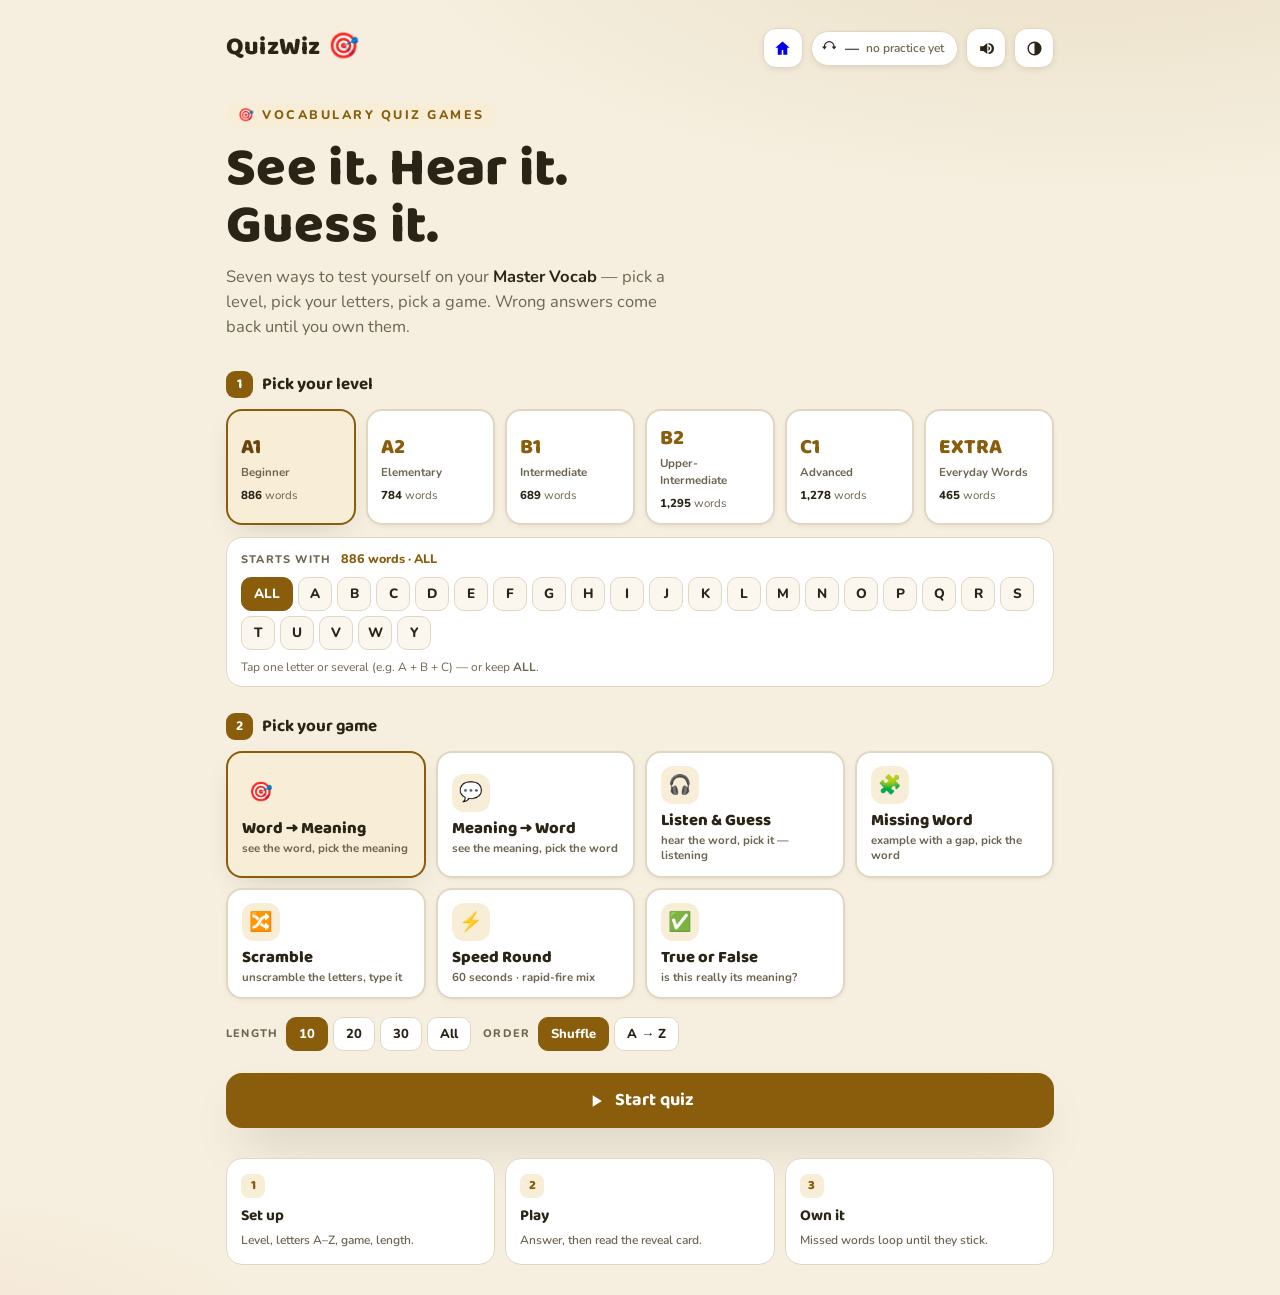
<file: vocab-quiz/index.html>
<!DOCTYPE html>
<html lang="en">
<head>
<meta charset="UTF-8">
<meta name="viewport" content="width=device-width, initial-scale=1.0, viewport-fit=cover">
<title>QuizWiz 🎯 — vocabulary quiz games</title>
<meta name="description" content="Quiz your Master Vocab: word⇄meaning choices, listen &amp; guess, missing-word examples, scramble, true/false and a 60-second speed round. Pick your level and letters A–Z.">
<meta name="theme-color" content="#F6EFDF">
<link rel="icon" href="data:image/svg+xml,%3Csvg xmlns='http://www.w3.org/2000/svg' viewBox='0 0 32 32'%3E%3Crect x='2' y='2' width='28' height='28' rx='8' fill='%238A5D0C'/%3E%3Ccircle cx='16' cy='16' r='9' fill='none' stroke='%23fff' stroke-width='2.4'/%3E%3Ccircle cx='16' cy='16' r='3.4' fill='%23fff'/%3E%3C/svg%3E">
<link rel="preconnect" href="https://fonts.googleapis.com">
<link rel="preconnect" href="https://fonts.gstatic.com" crossorigin>
<link href="https://fonts.googleapis.com/css2?family=Baloo+2:wght@500;600;700;800&family=Nunito:ital,wght@0,400;0,600;0,700;0,800;1,400&family=Space+Mono:wght@400;700&display=swap" rel="stylesheet" media="print" onload="this.media='all'">
<noscript><link href="https://fonts.googleapis.com/css2?family=Baloo+2:wght@500;600;700;800&family=Nunito:ital,wght@0,400;0,600;0,700;0,800;1,400&family=Space+Mono:wght@400;700&display=swap" rel="stylesheet"></noscript>
<link rel="stylesheet" href="style.css?v=7">
</head>
<body>

<!-- ══════════════════ HOME ══════════════════ -->
<section id="screen-home" class="screen">
  <header class="top">
    <div class="brand">QuizWiz <span class="target" aria-hidden="true">🎯</span></div>
    <div class="top-right">
      <a class="icon-btn" href="../index.html" title="English Hub" aria-label="Back to the English Hub" style="text-decoration:none">
        <svg viewBox="0 0 24 24" class="ic" aria-hidden="true"><path d="M12 3l9 8h-3v9h-5v-6h-2v6H6v-9H3z"/></svg>
      </a>
      <button id="btn-stats" class="chip" title="Your overall quiz score">
        <svg viewBox="0 0 24 24" class="ic" aria-hidden="true"><path d="M5 13a7 7 0 0 1 14 0h-3l4 5 4-5h-3a9 9 0 0 0-18 0H0l4 5 4-5H5z" transform="translate(0,-2) scale(.9)"/></svg>
        <b id="stats-pct">—</b><span class="chip-sub" id="stats-n">no practice yet</span>
      </button>
      <button id="btn-voice" class="icon-btn" title="Voice &amp; speed" aria-label="Choose the speaking voice">
        <svg viewBox="0 0 24 24" class="ic" aria-hidden="true"><path d="M4 9v6h4l5 4V5L8 9H4zm12.5 3a3.5 3.5 0 0 0-2-3.2v6.4a3.5 3.5 0 0 0 2-3.2zm-2-7v2.1a5 5 0 0 1 0 9.8V19a7 7 0 0 0 0-14z"/></svg>
      </button>
      <button id="btn-theme" class="icon-btn" title="Light / dark theme" aria-label="Toggle light or dark theme">
        <svg viewBox="0 0 24 24" class="ic" aria-hidden="true"><circle cx="12" cy="12" r="8" fill="none" stroke="currentColor" stroke-width="1.8"/><path d="M12 4a8 8 0 0 1 0 16z" fill="currentColor"/></svg>
      </button>
    </div>
  </header>

  <div class="hero">
    <p class="hero-kicker">🎯 vocabulary quiz games</p>
    <h1>See it. Hear it.<br>Guess it.</h1>
    <p class="hero-sub">Seven ways to test yourself on your <b class="you">Master Vocab</b> — pick a level, pick your letters, pick a game. Wrong answers come back until you own them.</p>
  </div>

  <div id="tricky-quick" class="tricky-quick" hidden>
    <button id="btn-tricky" class="ghost-cta">
      <svg viewBox="0 0 24 24" class="ic" aria-hidden="true"><path d="M12 3l2.7 5.6 6.3.8-4.6 4.3 1.2 6.2L12 17l-5.6 2.9 1.2-6.2L3 9.4l6.3-.8z"/></svg>
      <span id="tricky-text"><b id="tricky-n">0</b> tricky words waiting</span>
      <span class="ghost-cta-arrow" aria-hidden="true">→</span>
    </button>
  </div>

  <div class="step-label"><span class="step-n">1</span> Pick your level</div>
  <div class="shelf" id="decks"></div>

  <div class="letters-wrap" id="letters-wrap">
    <div class="letters-head">
      <span class="mini-lab">Starts with</span>
      <span class="letters-count" id="letters-count"></span>
    </div>
    <div class="letters" id="letters"></div>
    <p class="letters-note">Tap one letter or several (e.g. A + B + C) — or keep <b>ALL</b>.</p>
  </div>

  <div class="step-label"><span class="step-n">2</span> Pick your game</div>
  <div class="games" id="games"></div>

  <div class="row-opts" id="row-opts">
    <div class="mini-opts">
      <span class="mini-lab">Length</span>
      <div class="chips" id="len-chips">
        <button class="chip-ch" data-len="10" aria-pressed="true">10</button>
        <button class="chip-ch" data-len="20" aria-pressed="false">20</button>
        <button class="chip-ch" data-len="30" aria-pressed="false">30</button>
        <button class="chip-ch" data-len="0" aria-pressed="false">All</button>
      </div>
    </div>
    <div class="mini-opts">
      <span class="mini-lab">Order</span>
      <div class="chips" id="ord-chips">
        <button class="chip-ch" data-shuf="1" aria-pressed="true">Shuffle</button>
        <button class="chip-ch" data-shuf="0" aria-pressed="false">A → Z</button>
      </div>
    </div>
  </div>

  <button id="btn-start" class="cta">
    <svg viewBox="0 0 24 24" class="ic" aria-hidden="true"><path d="M8 5v14l11-7z"/></svg>
    Start quiz
  </button>

  <div class="how" aria-label="How it works">
    <div class="how-step">
      <span class="how-n">1</span>
      <b>Set up</b>
      <small>Level, letters A–Z, game, length.</small>
    </div>
    <div class="how-step">
      <span class="how-n">2</span>
      <b>Play</b>
      <small>Answer, then read the reveal card.</small>
    </div>
    <div class="how-step">
      <span class="how-n">3</span>
      <b>Own it</b>
      <small>Missed words loop until they stick.</small>
    </div>
  </div>
</section>

<!-- ══════════════════ PRACTICE ══════════════════ -->
<section id="screen-practice" class="screen" hidden>
  <header class="top prac-top">
    <button id="btn-back" class="icon-btn" title="End game" aria-label="End game and go home">
      <svg viewBox="0 0 24 24" class="ic" aria-hidden="true"><path d="M15 5l-7 7 7 7z"/></svg>
    </button>
    <div class="prac-mid">
      <div class="prac-count"><b id="prac-i">1</b> / <span id="prac-n">10</span></div>
      <div class="bar"><div class="bar-fill" id="bar-fill"></div></div>
    </div>
    <div class="score-chips">
      <span class="sc ok" id="sc-ok">✓ 0</span>
      <span class="sc bad" id="sc-bad">✗ 0</span>
      <span class="sc time" id="sc-time" hidden>⏱ <b id="time-n">60</b></span>
      <button id="btn-voice-p" class="icon-btn sm" title="Voice &amp; speed" aria-label="Choose the speaking voice">
        <svg viewBox="0 0 24 24" class="ic" aria-hidden="true"><path d="M4 9v6h4l5 4V5L8 9H4zm12.5 3a3.5 3.5 0 0 0-2-3.2v6.4a3.5 3.5 0 0 0 2-3.2zm-2-7v2.1a5 5 0 0 1 0 9.8V19a7 7 0 0 0 0-14z"/></svg>
      </button>
    </div>
  </header>

  <!-- question card -->
  <div class="q-card" id="q-card">
    <div class="q-tag" id="q-tag">🎯 word → meaning · A1</div>

    <!-- prompt variants -->
    <div class="q-prompt" id="q-word">
      <div class="q-word" id="qw-text">word</div>
      <div class="q-ipa" id="qw-ipa">/ipa/</div>
      <div class="q-pos" id="qw-pos">noun</div>
    </div>
    <div class="q-prompt" id="q-meaning" hidden>
      <div class="q-mean-lab">it means…</div>
      <div class="q-meaning" id="qm-text">meaning</div>
      <div class="q-pos" id="qm-pos">noun</div>
      <button id="btn-other" class="pill other-mean" hidden>↻ other meaning</button>
    </div>
    <div class="q-prompt" id="q-listen" hidden>
      <button id="btn-play" class="play-big" title="Play (Space)" aria-label="Play the word">
        <svg viewBox="0 0 24 24" aria-hidden="true"><path d="M8 5v14l11-7z"/></svg>
      </button>
      <div class="listen-sub">Listen… which word is it?</div>
      <div class="listen-row">
        <button id="btn-slow" class="pill">🐢 Slow</button>
      </div>
    </div>
    <div class="q-prompt" id="q-cloze" hidden>
      <div class="q-mean-lab">complete the example…</div>
      <div class="q-cloze" id="qc-text">…</div>
    </div>
    <div class="q-prompt" id="q-scramble" hidden>
      <div class="q-mean-lab">unscramble the word…</div>
      <div class="scr-tiles" id="scr-tiles"></div>
      <div class="q-meaning sm" id="scr-hint">meaning hint</div>
      <button id="btn-scr-other" class="pill other-mean" hidden>↻ other meaning</button>
      <div class="q-pos" id="scr-pos">noun</div>
      <div class="hint-line" id="scr-hint-line" hidden></div>
    </div>
    <div class="q-prompt" id="q-tf" hidden>
      <div class="q-word sm" id="tf-word">word</div>
      <div class="q-mean-lab">does it mean…</div>
      <div class="q-meaning" id="tf-claim">claim</div>
    </div>

    <!-- choice answers -->
    <div class="choices" id="choices" role="group" aria-label="Answers"></div>

    <!-- scramble input -->
    <div class="scr-answer" id="scr-answer" hidden>
      <input id="scr-in" class="scr-in" type="text" autocomplete="off" autocapitalize="none"
        autocorrect="off" spellcheck="false" placeholder="Type the word…" aria-label="Your answer">
      <button id="btn-scr-check" class="cta small">Check</button>
      <button id="btn-scr-hint" class="pill">💡 Hint</button>
    </div>

    <!-- true / false -->
    <div class="tf-row" id="tf-row" hidden>
      <button class="tf tf-true" id="btn-true">✅ True</button>
      <button class="tf tf-false" id="btn-false">❌ False</button>
    </div>
  </div>

  <!-- reveal card -->
  <div class="reveal" id="reveal" hidden>
    <div class="verdict" id="verdict">✓</div>
    <div class="rv-row">
      <div>
        <div class="rv-word" id="rv-word">word</div>
        <div class="rv-ipa" id="rv-ipa">/ipa/ · noun</div>
      </div>
      <button id="btn-speak" class="play-sm" title="Say it" aria-label="Say the word">
        <svg viewBox="0 0 24 24" aria-hidden="true"><path d="M4 9v6h4l5 4V5L8 9H4zm12.5 3a3.5 3.5 0 0 0-2-3.2v6.4a3.5 3.5 0 0 0 2-3.2zm-2-7v2.1a5 5 0 0 1 0 9.8V19a7 7 0 0 0 0-14z"/></svg>
      </button>
    </div>
    <div class="rv-gloss" id="rv-gloss">meaning</div>
    <button id="btn-mean" class="pill mean-cycle" hidden>↻ another meaning</button>
    <button class="rv-ex" id="rv-ex" hidden title="Play this example" aria-label="Play the example sentence">
      <span class="ex-play"><svg viewBox="0 0 24 24" aria-hidden="true"><path d="M8 5v14l11-7z"/></svg></span>
      <span id="rv-ex-text"></span>
    </button>
    <div class="rv-syn" id="rv-syn" hidden></div>
    <button id="btn-next" class="cta next-cta">Next <kbd>⏎</kbd></button>
  </div>
</section>

<!-- ══════════════════ RESULTS ══════════════════ -->
<section id="screen-results" class="screen" hidden>
  <header class="top">
    <div class="brand">QuizWiz <span class="target" aria-hidden="true">🎯</span></div>
  </header>

  <div class="res-hero">
    <div class="res-ring" id="res-ring"><b id="res-pct">0%</b></div>
    <div class="res-title" id="res-title">Nice work!</div>
    <div class="res-sub" id="res-sub">You got 8 of 10</div>
    <div class="res-best" id="res-best" hidden>🏆 New best score!</div>
  </div>

  <div class="res-missed" id="res-missed" hidden>
    <div class="missed-head">✗ Words to revisit <span id="missed-n"></span></div>
    <div class="missed-list" id="missed-list"></div>
    <button id="btn-again-missed" class="cta">
      <svg viewBox="0 0 24 24" class="ic" aria-hidden="true"><path d="M12 5V2L7 6l5 4V7a5 5 0 1 1-5 5H5a7 7 0 1 0 7-7z"/></svg>
      Quiz me on these again
    </button>
  </div>

  <div class="res-actions">
    <button id="btn-replay" class="ghost-cta small-ghost">
      <svg viewBox="0 0 24 24" class="ic" aria-hidden="true"><path d="M8 5v14l11-7z"/></svg>
      Play again
      <span class="ghost-cta-arrow" aria-hidden="true">→</span>
    </button>
    <a class="ghost-cta small-ghost" href="index.html" style="text-decoration:none">
      <svg viewBox="0 0 24 24" class="ic" aria-hidden="true"><path d="M12 3l9 8h-3v9h-5v-6h-2v6H6v-9H3z"/></svg>
      Home
      <span class="ghost-cta-arrow" aria-hidden="true">→</span>
    </a>
  </div>
</section>

<!-- ══════════════════ VOICE MODAL ══════════════════ -->
<div class="modal" id="voice-modal" hidden>
  <div class="modal-card">
    <div class="modal-head">
      <b>Voice &amp; speed</b>
      <button id="voice-close" class="icon-btn sm" aria-label="Close">
        <svg viewBox="0 0 24 24" class="ic" aria-hidden="true"><path d="M18.3 5.7 12 12l6.3 6.3-1.4 1.4L10.6 13.4 5.7 18.3 4.3 16.9 9.7 12 4.3 5.7 5.7 4.3l5.5 5.4 6.3-6.3z"/></svg>
      </button>
    </div>
    <label class="field-lab" for="voice-sel">Speaking voice</label>
    <select id="voice-sel" class="sel"></select>
    <label class="field-lab" for="rate">Speed <span id="rate-val" class="rate-val">0.90×</span></label>
    <input type="range" id="rate" min="0.5" max="1.2" step="0.05" value="0.9">
    <button id="voice-test" class="pill" style="align-self:flex-start">🎧 Test voice</button>
    <p class="modal-note">Shared with WriteRight — set it once, works everywhere.</p>
  </div>
</div>

<script src="data.js?v=2"></script>
<script src="app.js?v=9"></script>
</body>
</html>
</file>
<file: count-measure/style.css>
/* Count & Measure 🧮 — countable & uncountable nouns.
   Same design system as the English Hub (Baloo 2 + Nunito, shared palette).
   Accent: leaf green — the one hue the other Hub apps don't use.
   Signature: the "count it vs measure it" picture — apples you can count one by one,
   a glass you can only fill — in the hero and again in every answer's explanation. */

:root {
  --bg: #F0EEE8;
  --bg-deep: #E7E4DC;
  --card: #FFFFFF;
  --ink: #23201B;
  --mut: #6B655A;
  --line: #DBD5C9;
  --leaf: #1E7D3F;
  --leaf-deep: #155C2C;
  --leaf-soft: #E3F3E4;
  --teal: #0C7265;
  --teal-soft: #E0F0EC;
  --coral: #E2562E;
  --coral-soft: #FCEAE3;
  --green: #1E7B34;
  --green-soft: #E2F3E6;
  --red: #C0392B;
  --red-soft: #FBE9E7;
  --amber: #8A5D0C;
  --amber-soft: #F8EED8;
  --violet: #6E50C9;
  --violet-soft: #EEE9FB;
  --milk: #CFE3F6;
  --milk-line: #8FB4D9;
  --shadow: 0 12px 34px -16px rgba(35, 32, 27, .3);
  --disp: 'Baloo 2', 'Trebuchet MS', sans-serif;
  --body: 'Nunito', 'Segoe UI', sans-serif;
}
.dark {
  --bg: #12100D;
  --bg-deep: #0C0B09;
  --card: #1C1915;
  --ink: #EDE9E1;
  --mut: #A39C8E;
  --line: #2C2820;
  --leaf: #6FCF7F;
  --leaf-deep: #9BE3A6;
  --leaf-soft: #17301D;
  --teal: #41C0AA;
  --teal-soft: #14312B;
  --coral: #FF7E5F;
  --coral-soft: #3A211A;
  --green: #57C77D;
  --green-soft: #173322;
  --red: #E57368;
  --red-soft: #39211C;
  --amber: #E3B04B;
  --amber-soft: #33290F;
  --violet: #A18BEA;
  --violet-soft: #251F3D;
  --milk: #4A607A;
  --milk-line: #7F9CBA;
  --shadow: 0 12px 34px -16px rgba(0, 0, 0, .6);
}

* { box-sizing: border-box; margin: 0; padding: 0; }
[hidden] { display: none !important; }
body {
  font-family: var(--body);
  background:
    radial-gradient(1100px 460px at 88% -10%, color-mix(in srgb, var(--leaf) 10%, transparent), transparent 60%),
    radial-gradient(900px 420px at -8% 108%, color-mix(in srgb, var(--teal) 9%, transparent), transparent 55%),
    var(--bg);
  color: var(--ink);
  min-height: 100vh; min-height: 100dvh;
  line-height: 1.5;
  -webkit-tap-highlight-color: transparent;
}
.screen {
  max-width: 660px;
  margin: 0 auto;
  padding: clamp(16px, 3vw, 28px) clamp(14px, 3.5vw, 24px) 44px;
  display: flex; flex-direction: column;
  min-height: 100vh; min-height: 100dvh;
  animation: in .35s cubic-bezier(.2,.8,.3,1) both;
}
@keyframes in { from { opacity: 0; transform: translateY(10px); } }

/* ── top bar ─────────────────────────────── */
.top, .deck-top { display: flex; align-items: center; justify-content: space-between; gap: 10px; }
.brand { font-family: var(--disp); font-weight: 800; font-size: clamp(19px, 3.4vw, 26px); white-space: nowrap; }
@media (max-width: 470px) { .brand { font-size: 18.5px; } .chip .chip-sub { display: none; } }   /* the top bar must stay on one line */
.glyph { font-size: .8em; }
.top-right { display: flex; align-items: center; gap: 8px; }
.icon-btn {
  width: 40px; height: 40px;
  display: grid; place-items: center;
  background: var(--card);
  border: 1.5px solid var(--line);
  border-radius: 13px;
  color: inherit; cursor: pointer;
  flex: none; text-decoration: none;
}
.icon-btn:hover { border-color: var(--leaf); }
.icon-btn:focus-visible, .ctl:focus-visible, .choice:focus-visible, .pill-btn:focus-visible,
.band-row:focus-visible, .mode-card:focus-visible, .speed-card:focus-visible, .say-chip:focus-visible {
  outline: 3px solid color-mix(in srgb, var(--leaf) 60%, transparent); outline-offset: 2px;
}
.ic { width: 19px; height: 19px; fill: currentColor; }
.chip {
  display: inline-flex; align-items: center; gap: 6px;
  border: 1.5px solid var(--line);
  background: var(--card);
  border-radius: 999px; padding: 7px 13px;
  font-family: var(--disp); font-weight: 700; font-size: 14px;
  color: var(--ink); cursor: default; white-space: nowrap; flex: none;
}
.chip-sub { color: var(--mut); font-size: 12px; }
.chip.time { border-color: var(--leaf); color: var(--leaf-deep); min-width: 78px; justify-content: center; }
.dark .chip.time { color: var(--leaf); }
.chip.time.low { border-color: var(--coral); color: var(--coral); }

/* ── hero ────────────────────────────────── */
.hero { padding: clamp(22px, 5vw, 38px) 0 6px; }
.hero-kicker {
  display: inline-block;
  font-weight: 800; font-size: 12.5px; letter-spacing: 2.5px; text-transform: uppercase;
  color: var(--leaf-deep); background: var(--leaf-soft);
  border-radius: 999px; padding: 4px 12px;
}
.dark .hero-kicker { color: var(--leaf); }
.hero h1 {
  font-family: var(--disp); font-weight: 800;
  font-size: clamp(30px, 6vw, 46px);
  line-height: 1.1; margin: 12px 0 10px;
}
.hero-sub { color: var(--mut); font-size: clamp(14px, 2vw, 16px); max-width: 50ch; }
.hero-sub b { color: var(--ink); }

/* ── the picture: count it · measure it ──── */
.demo { display: grid; grid-template-columns: 1fr 1fr; gap: 10px; margin-top: 18px; }
@media (max-width: 359px) { .demo { grid-template-columns: 1fr; } }
.demo-side {
  background: var(--card);
  border: 1.5px solid var(--line);
  border-radius: 18px;
  padding: 12px 12px 11px;
  display: flex; flex-direction: column; gap: 8px;
}
.demo-lab { font-family: var(--disp); font-weight: 800; font-size: 12.5px; color: var(--leaf-deep); }
.dark .demo-lab { color: var(--leaf); }
.demo-stage { height: 60px; display: flex; align-items: flex-end; justify-content: center; gap: 9px; }
.dc-item {
  position: relative;
  font-size: 36px; line-height: 1;
  animation: dc-in .5s cubic-bezier(.2,.8,.3,1) both;
  animation-delay: calc(.4s + var(--i) * .34s);
}
.dc-item i {
  position: absolute; top: -15px; left: 50%; transform: translateX(-50%);
  font-style: normal; font-family: var(--disp); font-weight: 800; font-size: 13px;
  color: var(--leaf-deep);
}
.dark .dc-item i { color: var(--leaf); }
@keyframes dc-in { from { opacity: 0; transform: translateY(10px) scale(.6); } }
.demo-glass {
  position: relative;
  width: 34px; height: 52px;
  border: 2.5px solid var(--milk-line); border-top: none;
  border-radius: 0 0 13px 13px;
  overflow: hidden;
  margin-bottom: 2px;
}
.dg-fill {
  position: absolute; left: 0; right: 0; bottom: 0; height: 76%;
  background: var(--milk);
  transform-origin: bottom;
  animation: dg-in .9s .55s cubic-bezier(.2,.8,.3,1) both;
}
@keyframes dg-in { from { transform: scaleY(0); } }
.demo-line { color: var(--mut); font-weight: 700; font-size: 12.5px; line-height: 1.4; }
.demo-line b { color: var(--ink); }

/* ── game grid ───────────────────────────── */
.modes-head {
  display: flex; align-items: flex-end; justify-content: space-between;
  margin: 26px 0 12px;
}
.modes-label { font-family: var(--disp); font-weight: 800; font-size: 19px; }
.modes-sub { color: var(--mut); font-size: 13px; font-weight: 600; }
.modes-total { font-family: var(--disp); font-weight: 800; font-size: 15px; color: var(--leaf); }
.modes { display: grid; grid-template-columns: repeat(2, 1fr); gap: 11px; }
@media (max-width: 379px) { .modes { grid-template-columns: 1fr; } }
/* ten games: on a phone the cards tighten up so they fit two per row and the page stays short */
@media (max-width: 520px) {
  .mode-card { padding: 14px 13px 13px; border-radius: 20px; }
  .mc-emoji { width: 40px; height: 40px; font-size: 20px; border-radius: 12px; margin-bottom: 8px; }
  .mc-name { font-size: 17.5px; line-height: 1.15; min-height: 2.3em; }
  .mc-desc { font-size: 12.5px; min-height: 4.8em; }
  .mc-row { flex-wrap: wrap; gap: 5px 8px; margin: 8px 0 7px; }
  .mc-count { font-size: 12px; padding: 2px 8px; }
  .mc-acc { font-size: 11.5px; }
  .mc-go { margin-top: 10px; font-size: 14px; padding: 8px 12px; }
}

.mode-card {
  position: relative;
  display: flex; flex-direction: column;
  background: var(--card);
  border: 2px solid var(--line);
  border-radius: 22px;
  padding: 18px 16px 16px;
  box-shadow: var(--shadow);
  text-align: left;
  font-family: var(--body); color: inherit;
  cursor: pointer;
  transition: transform .16s, border-color .16s;
}
.mode-card:hover { transform: translateY(-3px); border-color: var(--leaf); }
.mode-card:active { transform: scale(.985); }
.mc-emoji {
  width: 46px; height: 46px;
  display: grid; place-items: center;
  font-size: 23px;
  background: var(--leaf-soft);
  border-radius: 15px;
  margin-bottom: 10px;
}
.mc-name { font-family: var(--disp); font-weight: 800; font-size: 19.5px; }
.mc-desc { color: var(--mut); font-weight: 600; font-size: 13px; margin-top: 3px; min-height: 2.6em; }
.mc-row { display: flex; align-items: center; gap: 8px; margin: 10px 0 8px; }
.mc-count {
  font-family: var(--disp); font-weight: 700; font-size: 12.5px;
  color: var(--leaf-deep); background: var(--leaf-soft);
  border-radius: 999px; padding: 3px 10px;
}
.dark .mc-count { color: var(--leaf); }
.mc-acc { font-size: 12px; font-weight: 800; color: var(--mut); }
.mc-bar { height: 7px; border-radius: 99px; background: var(--bg-deep); overflow: hidden; }
.mc-bar i { display: block; height: 100%; background: var(--leaf); border-radius: 99px; transition: width .4s; }
.mc-go {
  margin-top: 12px;
  display: inline-flex; align-items: center; justify-content: center; gap: 7px;
  font-family: var(--disp); font-weight: 700; font-size: 15px;
  color: #fff; background: var(--leaf);
  border-radius: 12px; padding: 9px 14px;
}
.dark .mc-go { color: #0F1A12; }

/* ── speed round ─────────────────────────── */
.speed-card {
  width: 100%;
  margin-top: 11px;
  display: flex; align-items: center; gap: 13px;
  background: var(--card);
  border: 2px dashed var(--leaf);
  border-radius: 20px;
  padding: 14px 16px;
  font-family: var(--body); color: inherit; text-align: left;
  cursor: pointer;
  transition: background .15s, transform .16s;
}
.speed-card:hover { background: var(--leaf-soft); transform: translateY(-2px); }
.sc-ico {
  width: 46px; height: 46px; flex: none;
  display: grid; place-items: center;
  font-size: 23px;
  background: var(--leaf-soft);
  border-radius: 15px;
}
.sc-txt { display: flex; flex-direction: column; min-width: 0; }
.sc-name { font-family: var(--disp); font-weight: 800; font-size: 18.5px; }
.sc-desc { color: var(--mut); font-weight: 600; font-size: 13px; }
.sc-best { margin-left: auto; font-family: var(--disp); font-weight: 800; font-size: 14px; color: var(--leaf-deep); white-space: nowrap; }
.dark .sc-best { color: var(--leaf); }

/* ── tricky quick start ──────────────────── */
.tricky-quick { margin-top: 14px; }
.ghost-cta {
  width: 100%;
  display: flex; align-items: center; gap: 11px;
  background: var(--card);
  border: 2px dashed var(--coral);
  border-radius: 18px;
  padding: 13px 16px;
  font-family: var(--disp); font-weight: 700; font-size: 15.5px;
  color: inherit; cursor: pointer;
}
.ghost-cta .ic { width: 20px; height: 20px; color: var(--coral); flex: none; }
.ghost-cta-arrow { margin-left: auto; color: var(--coral); font-weight: 800; }

/* ── the rules in six lines ───────────────── */
.rules {
  margin-top: 14px;
  background: var(--card);
  border: 1.5px solid var(--line);
  border-radius: 18px;
  padding: 0 16px;
}
.rules summary {
  cursor: pointer; list-style: none;
  padding: 14px 0;
  font-family: var(--disp); font-weight: 800; font-size: 16px;
  display: flex; align-items: center; gap: 9px;
}
.rules summary::-webkit-details-marker { display: none; }
.rules summary::before { content: '▸'; color: var(--leaf); font-weight: 800; }
.rules[open] summary::before { content: '▾'; }
.rules[open] summary { padding-bottom: 8px; }
.rule-row { display: flex; gap: 11px; padding: 9px 0; border-top: 1.5px dashed var(--line); }
.rule-row:last-child { padding-bottom: 13px; }
.re {
  flex: none; width: 30px; height: 30px;
  display: grid; place-items: center;
  background: var(--leaf-soft); border-radius: 9px;
  font-size: 16px; margin-top: 1px;
}
.rule-row div b { display: block; font-family: var(--disp); font-weight: 800; font-size: 14px; }
.rule-row div span { display: block; color: var(--mut); font-weight: 600; font-size: 13px; line-height: 1.45; }
.rule-row div i { display: block; font-style: normal; font-weight: 800; font-size: 13px; color: var(--leaf-deep); margin-top: 2px; }
.dark .rule-row div i { color: var(--leaf); }

/* ── how it works ────────────────────────── */
.how {
  display: grid; grid-template-columns: repeat(3, 1fr); gap: 9px;
  margin-top: 22px;
}
.how-step {
  background: var(--card);
  border: 1.5px solid var(--line);
  border-radius: 16px;
  padding: 12px 12px 11px;
  display: flex; flex-direction: column; gap: 2px;
}
.how-n {
  font-family: var(--disp); font-weight: 800; font-size: 13px;
  width: 24px; height: 24px; display: grid; place-items: center;
  background: var(--leaf-soft); color: var(--leaf-deep);
  border-radius: 8px; margin-bottom: 4px;
}
.dark .how-n { color: var(--leaf); }
.how-step b { font-size: 13.5px; }
.how-step small { color: var(--mut); font-weight: 600; font-size: 12px; }

.home-note {
  margin-top: 20px; text-align: center;
  color: var(--mut); font-weight: 600; font-size: 12.5px;
}
.foot {
  margin-top: auto; padding-top: 24px;
  text-align: center; color: var(--mut); font-weight: 600; font-size: 12.5px;
}

/* ── picker ──────────────────────────────── */
.rule-box {
  margin-top: 16px;
  background: var(--leaf-soft);
  border-radius: 16px;
  padding: 13px 15px;
  font-weight: 700; font-size: 14px; line-height: 1.5;
}
.rule-box i { display: block; font-style: normal; color: var(--leaf-deep); font-weight: 800; margin-top: 5px; }
.dark .rule-box i { color: var(--leaf); }
.picker-sub { color: var(--mut); font-weight: 600; font-size: 14px; margin: 18px 0 14px; }
.picker-sub b { color: var(--ink); }
.band-list { display: flex; flex-direction: column; gap: 8px; }
.band-row {
  display: flex; align-items: center; gap: 12px;
  background: var(--card); border: 1.5px solid var(--line);
  border-radius: 15px; padding: 12px 14px;
  cursor: pointer; user-select: none;
}
.band-row.on { border-color: var(--leaf); background: color-mix(in srgb, var(--leaf-soft) 55%, var(--card)); }
.band-row input { position: absolute; opacity: 0; pointer-events: none; }
.b-check {
  width: 22px; height: 22px; flex: none;
  border: 2px solid var(--line); border-radius: 7px;
  display: grid; place-items: center;
  color: #fff; font-size: 13px; font-weight: 800;
}
.band-row.on .b-check { background: var(--leaf); border-color: var(--leaf); }
.band-row.on .b-check::after { content: '✓'; }
.b-name { font-weight: 800; font-size: 15px; flex: 1; }
.b-sub { color: var(--mut); font-weight: 600; font-size: 12px; }
.b-count { font-family: var(--disp); font-weight: 700; font-size: 13px; color: var(--leaf-deep); }
.dark .b-count { color: var(--leaf); }

.len-row {
  display: flex; align-items: center; justify-content: space-between; gap: 10px;
  margin: 20px 0 6px;
}
.len-lab { font-family: var(--disp); font-weight: 800; font-size: 15px; }
.len-pills { display: flex; gap: 7px; }
.pill-btn {
  font-family: var(--disp); font-weight: 700; font-size: 13.5px;
  background: var(--card); color: var(--ink);
  border: 1.5px solid var(--line); border-radius: 999px;
  padding: 7px 15px; cursor: pointer;
}
.pill-btn.on { background: var(--leaf); border-color: var(--leaf); color: #fff; }
.dark .pill-btn.on { color: #0F1A12; }

.picker-start-wrap { margin-top: auto; padding-top: 24px; }
.big-cta {
  width: 100%;
  font-family: var(--disp); font-weight: 800; font-size: 18px;
  color: #fff; background: var(--leaf);
  border: none; border-radius: 16px;
  padding: 15px 18px; cursor: pointer;
  box-shadow: 0 10px 26px -12px color-mix(in srgb, var(--leaf) 80%, transparent);
  transition: transform .15s;
}
.dark .big-cta { color: #0F1A12; }
.big-cta:active { transform: scale(.98); }
.big-cta:disabled { opacity: .5; cursor: not-allowed; }

/* ── play top ────────────────────────────── */
.deck-top { margin-bottom: 12px; }
.deck-top-text { display: flex; flex-direction: column; line-height: 1.2; min-width: 0; flex: 1; }
.deck-crumb { color: var(--mut); font-weight: 700; font-size: 11.5px; letter-spacing: .4px; text-transform: uppercase; }
.deck-top-text b { font-family: var(--disp); font-weight: 800; font-size: 17px; white-space: nowrap; overflow: hidden; text-overflow: ellipsis; }
.deck-top-actions { display: flex; gap: 8px; }

.deck-progress { display: flex; align-items: center; gap: 10px; margin-bottom: 14px; }
.dp-track { flex: 1; height: 9px; border-radius: 99px; background: var(--bg-deep); overflow: hidden; }
.dp-track i { display: block; height: 100%; width: 0; background: var(--leaf); border-radius: 99px; transition: width .3s linear; }
.dp-track i.low { background: var(--coral); }
.dp-label { font-family: var(--disp); font-weight: 700; font-size: 14px; white-space: nowrap; }
.dp-label b { color: var(--leaf); }
.dp-score { font-family: var(--disp); font-weight: 700; font-size: 13px; color: var(--mut); white-space: nowrap; }
.dp-score b { color: var(--green); }
.dp-score b + b { color: var(--red); }

/* ── question card ───────────────────────── */
.qcard {
  background: var(--card);
  border: 2px solid var(--line);
  border-radius: 24px;
  padding: 20px 18px 18px;
  box-shadow: var(--shadow);
  animation: pop .3s cubic-bezier(.2,.8,.3,1) both;
}
@keyframes pop { from { opacity: 0; transform: translateY(8px); } }   /* no scale: text stays crisp while it slides in */
.q-head { display: flex; align-items: center; gap: 8px; margin-bottom: 8px; }
.mode-pill {
  font-family: var(--disp); font-weight: 700; font-size: 12.5px;
  background: var(--leaf-soft); color: var(--leaf-deep);
  border-radius: 999px; padding: 4px 12px;
}
.dark .mode-pill { color: var(--leaf); }
.lvl-pill {
  font-family: var(--disp); font-weight: 700; font-size: 12.5px;
  background: var(--amber-soft); color: var(--amber);
  border-radius: 999px; padding: 4px 12px;
}

.q-prompt { padding: 2px 2px 10px; }
.noun { display: flex; flex-direction: column; align-items: center; gap: 4px; padding: 10px 0 12px; }
.noun-emoji { font-size: clamp(60px, 17vw, 78px); line-height: 1.1; }
.noun-word {
  font-family: var(--disp); font-weight: 800;
  font-size: clamp(32px, 8vw, 42px); line-height: 1.1;
  color: var(--leaf-deep);
}
.dark .noun-word { color: var(--leaf); }
.ctx-emoji { display: block; text-align: center; font-size: 36px; line-height: 1.1; padding: 8px 0 4px; }
.sentence {
  font-family: var(--disp); font-weight: 700;
  font-size: clamp(21px, 5.4vw, 27px); line-height: 1.45;
  text-align: center;
  padding: 12px 4px;
}
.sentence mark, .proof-sentence mark { background: var(--leaf-soft); color: var(--leaf-deep); border-radius: 7px; padding: 0 7px; }
.dark .sentence mark, .dark .proof-sentence mark { color: var(--leaf); }
.blank {
  display: inline-block; min-width: 3.2em; height: .95em;
  vertical-align: -5px;
  border-bottom: 3px solid var(--leaf);
  margin: 0 2px;
}
.phrase-lead { color: var(--mut); }
.q-ask {
  color: var(--mut); font-weight: 800; font-size: 13.5px;
  margin: 2px 0 12px; text-align: center;
}

.choices { display: grid; gap: 9px; }
.choices.cols-2 { grid-template-columns: 1fr 1fr; }
.choices.cols-2.short { grid-template-columns: 1fr 1fr; }
.choices.cols-3 { grid-template-columns: repeat(3, 1fr); }
.choices.cols-1 { grid-template-columns: 1fr; }
@media (max-width: 460px) { .choices.cols-2:not(.short) { grid-template-columns: 1fr; } }
.choice {
  position: relative;
  display: flex; flex-direction: column; justify-content: center; gap: 3px;
  min-height: 54px;
  background: var(--bg);
  border: 2px solid var(--line);
  border-radius: 15px;
  padding: 12px 13px 11px;
  font-family: var(--body); color: inherit;
  text-align: left; cursor: pointer;
  transition: border-color .15s, background .15s, transform .1s;
}
.choice:hover:not(:disabled) { border-color: var(--leaf); transform: translateY(-1px); }
.choice:disabled { cursor: default; }
.ch-key {
  position: absolute; top: 7px; right: 9px;
  width: 19px; height: 19px;
  display: grid; place-items: center;
  font-family: var(--disp); font-weight: 700; font-size: 11px;
  color: var(--mut); background: var(--card); border: 1.5px solid var(--line);
  border-radius: 6px;
}
.ch-name { font-family: var(--disp); font-weight: 800; font-size: 20px; line-height: 1.2; }
.ch-name b { color: var(--leaf-deep); }
.dark .ch-name b { color: var(--leaf); }
.ch-name small { font-size: 15px; font-weight: 700; color: var(--mut); }
.ch-sub { color: var(--mut); font-size: 12px; font-weight: 700; line-height: 1.35; }

.choice.correct { background: var(--green-soft); border-color: var(--green); }
.choice.correct .ch-name, .choice.correct .ch-name b { color: var(--green); }
.choice.wrong { background: var(--red-soft); border-color: var(--red); }
.choice.wrong .ch-name, .choice.wrong .ch-name b { color: var(--red); }
.choice.dim { opacity: .55; }
@media (pointer: coarse) { .ch-key { display: none; } }

/* ── reveal: the why, with the picture ───── */
.reveal {
  margin-top: 12px;
  background: var(--card);
  border: 2px solid var(--green);
  border-radius: 24px;
  padding: 18px;
  box-shadow: var(--shadow);
  animation: pop .3s cubic-bezier(.2,.8,.3,1) both;
  display: flex; flex-direction: column; gap: 12px;
}
.reveal.was-wrong { border-color: var(--red); }
.rv-head { display: flex; align-items: center; gap: 10px; flex-wrap: wrap; }
.rv-badge {
  font-family: var(--disp); font-weight: 800; font-size: 15px;
  color: #fff; background: var(--green);
  border-radius: 999px; padding: 5px 14px;
}
.was-wrong .rv-badge { background: var(--red); }
.rv-title { font-family: var(--disp); font-weight: 800; font-size: 22px; line-height: 1.15; color: var(--leaf-deep); }
.dark .rv-title { color: var(--leaf); }

.proof {
  display: flex; align-items: center; gap: 14px;
  background: var(--bg); border: 1.5px solid var(--line);
  border-radius: 16px; padding: 13px 14px;
}
.proof-count { display: flex; gap: 12px; padding-top: 12px; }
.pc-item {
  position: relative;
  font-size: 30px; line-height: 1;
  animation: dc-in .4s cubic-bezier(.2,.8,.3,1) both;
  animation-delay: calc(var(--i) * .16s);
}
.pc-item i {
  position: absolute; top: -13px; left: 50%; transform: translateX(-50%);
  font-style: normal; font-family: var(--disp); font-weight: 800; font-size: 11px;
  color: var(--green);
}
.proof-mass {
  flex: none;
  font-size: 38px; line-height: 1;
  padding: 5px 11px;
  border: 2px dashed var(--green);
  border-radius: 14px;
}
.proof-txt { font-weight: 800; font-size: 14.5px; line-height: 1.4; }
.proof-txt small { display: block; color: var(--mut); font-weight: 700; font-size: 12.5px; margin-top: 1px; }
.proof-sentence {
  flex: 1;
  font-family: var(--disp); font-weight: 700; font-size: 18.5px; line-height: 1.4;
}
.proof-sentence b { color: var(--green); }
.pm-emoji { flex: none; font-size: 32px; line-height: 1; }
.speak-btn {
  margin-left: auto; flex: none;
  width: 38px; height: 38px;
  display: grid; place-items: center;
  background: var(--card); border: 1.5px solid var(--line);
  border-radius: 10px; cursor: pointer;
  font-size: 14px;
  transition: border-color .12s;
}
.speak-btn:hover { border-color: var(--leaf); }
.speak-btn:focus-visible { outline: 3px solid color-mix(in srgb, var(--leaf) 60%, transparent); outline-offset: 2px; }

.rv-why {
  background: var(--leaf-soft);
  border-radius: 14px;
  padding: 11px 13px;
  font-weight: 700; font-size: 14.5px; line-height: 1.45;
}
.rv-rule { color: var(--mut); font-weight: 700; font-size: 13px; line-height: 1.45; }
.rv-rule b { color: var(--ink); font-weight: 800; }

.rv-say { display: flex; flex-wrap: wrap; gap: 7px; }
.say-chip {
  display: inline-flex; align-items: center; gap: 6px;
  font-family: var(--body); font-size: 13.5px; font-weight: 800;
  background: var(--leaf-soft); color: var(--leaf-deep);
  border: none; border-radius: 999px;
  padding: 6px 12px 6px 13px;
  cursor: pointer;
  transition: transform .1s;
}
.say-chip:hover { text-decoration: underline; }
.say-chip:active { transform: scale(.97); }
.dark .say-chip { color: var(--leaf); }
.say-chip .sp { font-size: 12px; opacity: .85; }

.rv-trap {
  border: 2px dashed var(--coral);
  border-radius: 14px; padding: 11px 13px;
  display: flex; flex-direction: column; gap: 5px;
}
.rv-trap-lab { font-family: var(--disp); font-weight: 800; font-size: 13px; color: var(--coral); }
.rv-trap-x { color: var(--red); font-weight: 700; font-size: 14px; text-decoration: line-through; line-height: 1.4; }
.rv-trap-v { color: var(--green); font-weight: 800; font-size: 14.5px; line-height: 1.4; }
.rv-note {
  background: var(--amber-soft);
  border-radius: 12px; padding: 10px 13px;
  font-size: 13px; font-weight: 700; line-height: 1.45; color: var(--amber);
}
.rv-more { color: var(--mut); font-weight: 700; font-size: 13px; line-height: 1.5; }

/* ── Find the mistake: every word is a button ── */
.words { display: flex; flex-wrap: wrap; justify-content: center; gap: 10px; padding: 18px 4px 14px; }
.word {
  position: relative;
  font-family: var(--disp); font-weight: 700;
  font-size: clamp(19px, 4.8vw, 24px); line-height: 1.2;
  color: inherit;
  background: var(--card); border: 2px solid var(--line);
  border-radius: 12px; padding: 8px 12px 7px;
  cursor: pointer;
  transition: border-color .15s, background .15s, transform .1s;
}
.word:hover:not(:disabled) { border-color: var(--leaf); transform: translateY(-1px); }
.word:focus-visible { outline: 3px solid color-mix(in srgb, var(--leaf) 60%, transparent); outline-offset: 2px; }
.word:disabled { cursor: default; }
.word .wk {
  position: absolute; top: -8px; right: -7px;
  width: 17px; height: 17px;
  display: grid; place-items: center;
  font-style: normal; font-family: var(--disp); font-weight: 700; font-size: 10.5px;
  color: var(--mut); background: var(--bg); border: 1.5px solid var(--line);
  border-radius: 6px;
}
.word.mistake { background: var(--red-soft); border-color: var(--red); color: var(--red); text-decoration: line-through; text-decoration-thickness: 2px; }
.word.wrong { border-color: var(--red); box-shadow: 0 0 0 3px color-mix(in srgb, var(--red) 22%, transparent); }
.word.ok { background: var(--green-soft); border-color: var(--green); }
.word.dim { opacity: .55; }
@media (pointer: coarse) { .word .wk { display: none; } }

/* ── the ✗ / ✓ pair in the explanation (Right or wrong · Find the mistake) ── */
.proof.spot-proof { flex-direction: column; align-items: stretch; gap: 9px; }
.proof.spot-proof .speak-btn { align-self: flex-end; }
.proof-sentence s { color: var(--red); text-decoration-thickness: 2px; }
.proof-sentence .lab { display: inline-block; font-family: var(--disp); font-weight: 800; font-size: 14px; color: var(--red); margin-right: 5px; }
.proof-sentence .lab.ok { color: var(--green); }
.proof-sentence.ok { color: var(--green); }

/* ── Make it plural: one apple → two ____ ── */
.plural-line {
  font-family: var(--disp); font-weight: 700;
  font-size: clamp(24px, 6vw, 32px); line-height: 1.3;
  text-align: center;
  color: var(--leaf-deep);
}
.dark .plural-line { color: var(--leaf); }
.plural-line b { color: var(--ink); }
.arrow { color: var(--mut); margin: 0 8px; }

/* ── speed round feedback ────────────────── */
.speed-fb {
  margin-top: 12px;
  border: 2px solid var(--green);
  background: var(--green-soft); color: var(--green);
  border-radius: 16px; padding: 12px 15px;
  font-family: var(--disp); font-weight: 800; font-size: 17px; line-height: 1.3;
  animation: pop .2s cubic-bezier(.2,.8,.3,1) both;
}
.speed-fb small { display: block; font-family: var(--body); font-weight: 700; font-size: 13.5px; color: var(--ink); margin-top: 3px; }
.speed-fb.wrong { border-color: var(--red); background: var(--red-soft); color: var(--red); }

/* ── controls ────────────────────────────── */
.controls { display: flex; gap: 10px; margin-top: 14px; }
.ctl {
  flex: 1;
  display: inline-flex; align-items: center; justify-content: center; gap: 8px;
  font-family: var(--disp); font-weight: 800; font-size: 16px;
  border-radius: 15px; padding: 13px 14px;
  cursor: pointer; border: 2px solid var(--line);
  background: var(--card); color: inherit;
}
.ctl-tricky { flex: 0 0 auto; padding-inline: 18px; }
.ctl-tricky.starred {
  background: var(--amber-soft); border-color: var(--amber); color: var(--amber);
}
.ctl-next { background: var(--leaf); border-color: var(--leaf); color: #fff; }
.dark .ctl-next { color: #0F1A12; }
.ctl-next:disabled { opacity: .45; cursor: not-allowed; }
.kbd-hint {
  margin-top: 12px; text-align: center;
  color: var(--mut); font-weight: 600; font-size: 12px;
}
@media (pointer: coarse) { .kbd-hint { display: none; } }

/* ── done ────────────────────────────────── */
.done-card {
  margin: auto 0;
  background: var(--card);
  border: 2px solid var(--line);
  border-radius: 28px;
  padding: clamp(26px, 6vw, 40px) clamp(20px, 5vw, 34px);
  box-shadow: var(--shadow);
  text-align: center;
}
.done-emoji { font-size: 46px; }
.done-card h2 { font-family: var(--disp); font-weight: 800; font-size: clamp(26px, 5vw, 32px); margin: 8px 0 6px; }
.done-sub { color: var(--mut); font-weight: 700; }
.done-tiles { display: grid; grid-template-columns: repeat(4, 1fr); gap: 8px; margin: 22px 0 20px; }
@media (max-width: 460px) { .done-tiles { grid-template-columns: repeat(2, 1fr); } }
.done-tile {
  background: var(--leaf-soft);
  border-radius: 14px; padding: 13px 6px;
  display: flex; flex-direction: column; gap: 2px;
}
.done-tile b { font-family: var(--disp); font-weight: 800; font-size: 23px; color: var(--leaf-deep); }
.dark .done-tile b { color: var(--leaf); }
.done-tile span { font-size: 11px; font-weight: 700; color: var(--mut); }
.done-actions { display: flex; flex-direction: column; gap: 9px; }
.ghost-cta2 {
  font-family: var(--disp); font-weight: 700; font-size: 15.5px;
  background: var(--card); color: inherit;
  border: 2px solid var(--line); border-radius: 14px;
  padding: 12px 16px; cursor: pointer;
}
.ghost-cta2:hover { border-color: var(--leaf); }

@media (prefers-reduced-motion: reduce) {
  .screen, .qcard, .reveal, .speed-fb, .dc-item, .dg-fill, .pc-item { animation: none !important; }
  .dp-track i, .mc-bar i { transition: none; }
}
</file>
<file: dictation/style.css>
/* ════════════════════════════════════════════════════════════════
   WriteRight ✎ — dictation practice
   violet = listen · teal = you got it · coral = to fix
   ════════════════════════════════════════════════════════════════ */

:root {
  --bg: #ECEFF6;
  --bg-deep: #E2E7F1;
  --card: #FFFFFF;
  --card-soft: #F6F8FC;
  --ink: #1D2433;
  --mut: #5A6478;
  --line: #D5DBE7;
  --violet: #6E50C9;
  --violet-deep: #553BA6;
  --violet-soft: #EEE9FB;
  --teal: #0C7265;
  --teal-soft: #E0F0EC;
  --coral: #E2562E;
  --coral-soft: #FCEAE3;
  --amber: #8A5D0C;
  --amber-soft: #F8EED8;
  --shadow: 0 10px 30px -14px rgba(29, 36, 51, .25);
  --shadow-lift: 0 24px 50px -20px rgba(29, 36, 51, .38);
  --r-lg: 26px;
  --r-md: 16px;
  --disp: 'Baloo 2', 'Trebuchet MS', sans-serif;
  --body: 'Nunito', 'Segoe UI', sans-serif;
  --mono: 'Space Mono', 'Consolas', monospace;
}

.dark {
  --bg: #0E1118;
  --bg-deep: #0A0D13;
  --card: #171C27;
  --card-soft: #1C2230;
  --ink: #E7EBF4;
  --mut: #939DB4;
  --line: #262E3F;
  --violet: #A18BEA;
  --violet-deep: #BCACF2;
  --violet-soft: #251F3D;
  --teal: #41C0AA;
  --teal-soft: #14312B;
  --coral: #FF7E5F;
  --coral-soft: #3A211A;
  --amber: #E3B04B;
  --amber-soft: #33290F;
  --shadow: 0 10px 30px -14px rgba(0, 0, 0, .55);
  --shadow-lift: 0 24px 50px -20px rgba(0, 0, 0, .7);
}

* { box-sizing: border-box; margin: 0; padding: 0; }

[hidden] { display: none !important; }

html { -webkit-text-size-adjust: 100%; }

body {
  font-family: var(--body);
  background:
    radial-gradient(1200px 500px at 85% -8%, color-mix(in srgb, var(--violet) 10%, transparent), transparent 60%),
    radial-gradient(900px 420px at -10% 108%, color-mix(in srgb, var(--teal) 7%, transparent), transparent 55%),
    var(--bg);
  color: var(--ink);
  min-height: 100vh;
  min-height: 100dvh;
  line-height: 1.5;
  overflow-x: hidden;
  -webkit-tap-highlight-color: transparent;
}

button { font: inherit; color: inherit; cursor: pointer; background: none; border: none; touch-action: manipulation; }
button:focus-visible, input:focus-visible, kbd:focus-visible {
  outline: 3px solid color-mix(in srgb, var(--violet) 60%, transparent);
  outline-offset: 2px;
  border-radius: 8px;
}
.ic { width: 1.15em; height: 1.15em; fill: currentColor; vertical-align: -0.2em; flex: none; }

::selection { background: color-mix(in srgb, var(--violet) 28%, transparent); }

.screen {
  max-width: 880px;
  margin: 0 auto;
  padding: clamp(14px, 3vw, 28px) clamp(14px, 3.5vw, 26px) calc(30px + env(safe-area-inset-bottom));
  display: flex;
  flex-direction: column;
  min-height: 100vh;
  min-height: 100dvh;
  animation: screenIn .34s cubic-bezier(.2, .8, .3, 1) both;
}

@keyframes screenIn { from { opacity: 0; transform: translateY(10px); } }

/* ── header ─────────────────────────────────────────────────── */

.top { display: flex; align-items: center; justify-content: space-between; gap: 10px; }

.brand {
  font-family: var(--disp);
  font-weight: 800;
  font-size: clamp(20px, 3.4vw, 25px);
  letter-spacing: .2px;
}
.pencil { color: var(--violet); margin-left: 2px; }

.top-right { display: flex; align-items: center; gap: 8px; }

.chip {
  display: inline-flex; align-items: center; gap: 7px;
  background: var(--card);
  border: 1.5px solid var(--line);
  border-radius: 999px;
  padding: 6px 13px 6px 10px;
  font-weight: 700;
  font-size: 14px;
  box-shadow: 0 2px 8px -4px rgba(29,36,51,.25);
}
.chip .chip-sub { font-weight: 600; font-size: 12px; color: var(--mut); }

.icon-btn {
  width: 40px; height: 40px;
  display: grid; place-items: center;
  background: var(--card);
  border: 1.5px solid var(--line);
  border-radius: 13px;
  box-shadow: 0 2px 8px -4px rgba(29,36,51,.25);
}
.icon-btn .ic { width: 19px; height: 19px; }

/* ── hero ───────────────────────────────────────────────────── */

.hero { padding: clamp(18px, 4vw, 34px) 0 6px; }
.hero-kicker {
  display: inline-block;
  font-weight: 800; font-size: 12.5px; letter-spacing: 2.5px;
  text-transform: uppercase; color: var(--violet);
  background: var(--violet-soft);
  border-radius: 999px; padding: 4px 12px;
}
.hero h1 {
  font-family: var(--disp);
  font-weight: 800;
  font-size: clamp(34px, 7vw, 54px);
  line-height: 1.06;
  margin: 12px 0 10px;
  letter-spacing: .3px;
}
.hero-sub { color: var(--mut); font-size: clamp(14.5px, 2vw, 16.5px); max-width: 46ch; }
.hero-sub b { color: var(--ink); }
.you { color: var(--violet); }

/* ── tricky quick ───────────────────────────────────────────── */

.tricky-quick { margin: 16px 0 4px; }
.ghost-cta {
  width: 100%;
  display: flex; align-items: center; gap: 12px;
  background: var(--amber-soft);
  border: 1.5px solid color-mix(in srgb, var(--amber) 35%, transparent);
  border-radius: var(--r-md);
  padding: 13px 16px;
  font-weight: 700;
  box-shadow: var(--shadow);
  transition: transform .15s;
}
.ghost-cta:active { transform: scale(.985); }
.ghost-cta .ic { width: 21px; height: 21px; color: var(--amber); }
.ghost-cta-arrow { margin-left: auto; color: var(--amber); font-size: 18px; }

/* backup / restore row */
.backup-row {
  display: flex;
  flex-wrap: wrap;
  align-items: center;
  gap: 8px;
  margin-top: 18px;
}
.backup-msg {
  font-size: 12.5px;
  font-weight: 700;
  color: var(--teal);
}

/* ── steps / options ────────────────────────────────────────── */

.step-label {
  display: flex; align-items: center; gap: 9px;
  font-family: var(--disp);
  font-weight: 700;
  font-size: 17px;
  margin: 26px 0 11px;
}
.step-n {
  width: 27px; height: 27px;
  display: grid; place-items: center;
  background: var(--violet); color: #fff;
  border-radius: 9px;
  font-size: 14px;
}

.shelf {
  display: grid;
  grid-template-columns: repeat(auto-fill, minmax(122px, 1fr));
  gap: 10px;
}
.deck {
  text-align: left;
  background: var(--card);
  border: 2px solid var(--line);
  border-radius: var(--r-md);
  padding: 12px 13px 11px;
  box-shadow: 0 2px 10px -6px rgba(29,36,51,.28);
  transition: border-color .15s, transform .15s, box-shadow .15s;
}
.deck:active { transform: scale(.97); }
.deck .dk-lvl {
  font-family: var(--disp); font-weight: 800; font-size: 21px;
  color: var(--violet);
}
.deck .dk-name { font-size: 11.5px; color: var(--mut); font-weight: 700; }
.deck .dk-meta { font-size: 11.5px; color: var(--mut); margin-top: 6px; line-height: 1.45; }
.deck .dk-meta b { color: var(--ink); font-weight: 800; }
.deck[aria-pressed="true"] {
  border-color: var(--violet);
  background: var(--violet-soft);
  box-shadow: var(--shadow);
}
.deck[aria-pressed="true"] .dk-lvl { color: var(--violet-deep); }

/* ── letters A–Z filter ────────────────────────────────────── */

.letters-wrap {
  margin-top: 12px;
  background: var(--card);
  border: 1.5px solid var(--line);
  border-radius: var(--r-md);
  padding: 12px 14px 10px;
}
.letters-head {
  display: flex; align-items: baseline; gap: 10px;
  margin-bottom: 8px;
}
.letters-count { font-size: 12.5px; font-weight: 800; color: var(--violet); }
.letters {
  display: flex; flex-wrap: wrap; gap: 5px;
}
.lt {
  min-width: 34px; height: 34px;
  display: grid; place-items: center;
  padding: 0 8px;
  border-radius: 11px;
  border: 1.5px solid var(--line);
  background: var(--card-soft);
  font-family: var(--disp);
  font-weight: 700; font-size: 14.5px;
  color: var(--mut);
  transition: transform .12s, border-color .12s;
}
.lt:active { transform: scale(.93); }
.lt[aria-pressed="true"] {
  background: var(--violet);
  border-color: var(--violet);
  color: #fff;
}
.lt[aria-disabled="true"] {
  opacity: .32;
  pointer-events: none;
}
.lt.lt-all { padding: 0 14px; }
.letters-note { margin-top: 8px; font-size: 11.5px; color: var(--mut); font-weight: 600; }

.opt-row {
  display: grid;
  grid-template-columns: 1fr 1fr;
  gap: 10px;
}
.opt-row3 { grid-template-columns: repeat(3, 1fr); }
.opt-row4 { grid-template-columns: repeat(4, 1fr); }
.opt-card {
  display: flex; flex-direction: column; align-items: flex-start; gap: 2px;
  text-align: left;
  background: var(--card);
  border: 2px solid var(--line);
  border-radius: var(--r-md);
  padding: 13px 15px;
  box-shadow: 0 2px 10px -6px rgba(29,36,51,.28);
  transition: border-color .15s, transform .15s;
}
.opt-card:active { transform: scale(.98); }
.opt-card .ic { width: 21px; height: 21px; color: var(--mut); margin-bottom: 5px; }
.opt-card b { font-family: var(--disp); font-weight: 700; font-size: 17.5px; }
.opt-card small { color: var(--mut); font-size: 12.5px; font-weight: 600; }
.opt-card[aria-pressed="true"] {
  border-color: var(--violet);
  background: var(--violet-soft);
}
.opt-card[aria-pressed="true"] .ic { color: var(--violet); }
.opt-card:disabled { opacity: .35; pointer-events: none; }

.row-opts {
  display: flex; flex-wrap: wrap; gap: 12px 26px;
  margin-top: 18px;
}

/* ── article mode ──────────────────────────────────────────── */

.article-wrap {
  margin-top: 12px;
  background: var(--card);
  border: 1.5px solid var(--line);
  border-radius: var(--r-md);
  padding: 12px 14px 11px;
}
.art-head {
  display: flex; align-items: baseline; justify-content: space-between;
  gap: 10px; margin-bottom: 8px;
}
#article-in {
  width: 100%;
  font-family: var(--body);
  font-size: 15px;
  line-height: 1.55;
  min-height: 120px;
  resize: vertical;
  color: var(--ink);
  background: var(--card-soft);
  border: 2px solid var(--line);
  border-radius: 13px;
  padding: 11px 13px;
  -webkit-user-select: text;
  user-select: text;
}
#article-in:focus { border-color: var(--violet); background: var(--card); }
.art-foot { display: flex; align-items: center; gap: 12px; margin-top: 9px; }
.art-note { font-size: 11.5px; color: var(--mut); font-weight: 600; line-height: 1.4; }

.cta[disabled] { opacity: .45; pointer-events: none; }
.mini-opts { display: flex; align-items: center; gap: 10px; }
.mini-lab { font-weight: 800; font-size: 13px; color: var(--mut); }
.chips { display: inline-flex; background: var(--card); border: 1.5px solid var(--line); border-radius: 999px; padding: 3px; gap: 2px; }
.chip-ch {
  border-radius: 999px;
  padding: 5px 13px;
  font-weight: 800; font-size: 13px;
  color: var(--mut);
}
.chip-ch[aria-pressed="true"] { background: var(--violet); color: #fff; }

/* ── CTA ────────────────────────────────────────────────────── */

.cta {
  display: inline-flex; align-items: center; justify-content: center; gap: 9px;
  font-family: var(--disp);
  font-weight: 700;
  font-size: 18px;
  color: #fff;
  background: linear-gradient(150deg, var(--violet), var(--violet-deep));
  border-radius: 18px;
  padding: 14px 22px;
  box-shadow: var(--shadow);
  transition: transform .15s, box-shadow .15s;
  margin-top: 22px;
}
.cta:hover { box-shadow: var(--shadow-lift); transform: translateY(-1px); }
.cta:active { transform: scale(.98); }
.cta.small { font-size: 15.5px; padding: 10px 18px; border-radius: 14px; margin-top: 0; }
.cta kbd {
  font-family: var(--mono); font-size: 11px;
  background: rgba(255,255,255,.22);
  border-radius: 6px; padding: 2px 7px;
}

.ghost {
  text-align: center; font-weight: 800; font-size: 15px;
  color: var(--mut);
  padding: 12px;
  border-radius: 14px;
}
.ghost:hover { background: var(--card-soft); }

/* ── how it works ───────────────────────────────────────────── */

.how {
  display: grid; grid-template-columns: repeat(3, 1fr); gap: 10px;
  margin-top: 34px;
}
.how-step {
  background: var(--card);
  border: 1.5px solid var(--line);
  border-radius: var(--r-md);
  padding: 12px 13px;
}
.how-n {
  display: inline-grid; place-items: center;
  width: 23px; height: 23px;
  border-radius: 8px;
  background: var(--violet-soft); color: var(--violet);
  font-family: var(--disp); font-weight: 800; font-size: 13px;
  margin-bottom: 6px;
}
.how-step b { display: block; font-size: 14px; margin-bottom: 1px; }
.how-step small { color: var(--mut); font-size: 12px; line-height: 1.4; display: block; }

/* ══════════════════ PRACTICE ══════════════════ */

.prac-top {
  gap: 12px;
  flex-wrap: wrap;
  position: sticky;
  top: 0;
  z-index: 30;
  margin: calc(clamp(14px, 3vw, 28px) * -1 + 6px) calc(clamp(14px, 3.5vw, 26px) * -1) 4px;
  padding: 10px clamp(14px, 3.5vw, 26px) 10px clamp(14px, 3.5vw, 26px);
  background: color-mix(in srgb, var(--bg) 86%, transparent);
  backdrop-filter: blur(12px);
  -webkit-backdrop-filter: blur(12px);
  border-bottom: 1.5px solid var(--line);
}
.prac-mid { flex: 1; display: flex; flex-direction: column; gap: 6px; }
.prac-count { font-weight: 800; font-size: 13.5px; color: var(--mut); text-align: center; }
.prac-count b { color: var(--ink); font-size: 15px; }
.bar { height: 8px; background: var(--card); border: 1.5px solid var(--line); border-radius: 999px; overflow: hidden; }
.bar-fill {
  height: 100%; width: 0%;
  background: linear-gradient(90deg, var(--violet), var(--teal));
  border-radius: 999px;
  transition: width .35s cubic-bezier(.2,.8,.3,1);
}
.score-chips { display: flex; gap: 6px; }
.sc {
  font-weight: 800; font-size: 13px;
  padding: 5px 11px; border-radius: 999px;
  background: var(--card); border: 1.5px solid var(--line);
}
.sc.ok { color: var(--teal); }
.sc.bad { color: var(--coral); }

/* listen card */
.listen-card {
  margin-top: 18px;
  background: var(--card);
  border: 2px solid var(--line);
  border-radius: var(--r-lg);
  padding: 22px 18px 18px;
  display: flex; flex-direction: column; align-items: center; gap: 10px;
  box-shadow: var(--shadow);
  position: relative;
}
.listen-tag {
  position: absolute; top: 14px; left: 14px;
  font-weight: 800; font-size: 11.5px; letter-spacing: 1.2px; text-transform: uppercase;
  color: var(--violet);
  background: var(--violet-soft);
  border-radius: 999px; padding: 4px 11px;
}
.play-big {
  width: 96px; height: 96px;
  display: grid; place-items: center;
  border-radius: 50%;
  color: #fff;
  background: radial-gradient(circle at 32% 28%, color-mix(in srgb, var(--violet) 78%, #fff 22%), var(--violet) 62%, var(--violet-deep));
  box-shadow: 0 14px 30px -12px color-mix(in srgb, var(--violet) 70%, transparent);
  transition: transform .13s;
  margin-top: 10px;
}
.play-big svg { width: 38px; height: 38px; fill: currentColor; margin-left: 4px; }
.play-big:hover { transform: scale(1.05); }
.play-big:active { transform: scale(.96); }
.play-big.speaking { animation: pulse 1s ease infinite; }
@keyframes pulse {
  0%, 100% { box-shadow: 0 14px 30px -12px color-mix(in srgb, var(--violet) 70%, transparent); }
  50% { box-shadow: 0 14px 44px -6px color-mix(in srgb, var(--violet) 85%, transparent); }
}
.listen-sub { color: var(--mut); font-weight: 700; font-size: 14px; }
.meaning-box {
  margin-top: 4px;
  width: min(46ch, 100%);
  background: var(--teal-soft);
  border: 1.5px solid color-mix(in srgb, var(--teal) 30%, transparent);
  border-radius: 16px;
  padding: 13px 18px 12px;
  text-align: center;
}
.meaning-lab {
  display: block;
  font-size: 10.5px; font-weight: 800;
  letter-spacing: 1.2px; text-transform: uppercase;
  color: var(--teal);
  margin-bottom: 4px;
}
.meaning-txt {
  font-family: var(--disp);
  font-weight: 700;
  font-size: clamp(19px, 3.4vw, 25px);
  line-height: 1.25;
  word-break: break-word;
}
.meaning-pos {
  display: inline-block;
  margin-top: 8px;
  font-size: 11.5px; font-weight: 800;
  color: var(--mut);
  background: var(--card);
  border: 1.5px solid var(--line);
  border-radius: 999px;
  padding: 3px 11px;
}
/* example sentence with the word blanked out */
.cloze-line {
  width: min(52ch, 100%);
  font-weight: 700;
  font-size: 15.5px;
  line-height: 1.45;
  color: var(--ink);
  background: var(--card-soft);
  border: 1.5px dashed color-mix(in srgb, var(--teal) 45%, transparent);
  border-radius: 12px;
  padding: 9px 16px;
  text-align: center;
}
.listen-row { display: flex; flex-wrap: wrap; justify-content: center; gap: 8px; }
.pill {
  display: inline-flex; align-items: center; gap: 6px;
  font-weight: 800; font-size: 13px;
  color: var(--violet-deep);
  background: var(--violet-soft);
  border-radius: 999px; padding: 7px 14px;
  transition: transform .13s;
}
.pill:active { transform: scale(.95); }
.hint-line {
  font-family: var(--mono);
  font-size: 15px; letter-spacing: 1.5px;
  background: var(--amber-soft);
  color: var(--amber);
  border-radius: 12px;
  padding: 8px 16px;
  text-align: center;
  word-break: break-word;
}

/* answer areas */
.answer-area {
  margin-top: 14px;
  background: var(--card);
  border: 2px solid var(--line);
  border-radius: var(--r-lg);
  padding: 16px 18px 18px;
}
.aa-label { font-family: var(--disp); font-weight: 700; font-size: 16px; margin-bottom: 9px; }
.next-top {
  display: inline-flex; align-items: center; gap: 5px;
  font-family: var(--disp);
  font-weight: 700; font-size: 15px;
  color: #fff;
  background: linear-gradient(150deg, var(--violet), var(--violet-deep));
  border-radius: 12px;
  padding: 7px 15px;
  box-shadow: 0 4px 14px -6px color-mix(in srgb, var(--violet) 80%, transparent);
  animation: popIn .22s cubic-bezier(.2,.8,.3,1) both;
}
.next-top .ic { width: 15px; height: 15px; fill: currentColor; }
@keyframes popIn { from { transform: scale(.8); opacity: 0; } }

.type-row { display: flex; gap: 9px; align-items: flex-end; }
.type-box {
  flex: 1;
  position: relative;
  display: flex;
}
#type-in {
  flex: 1;
  font-family: var(--mono);
  font-size: clamp(19px, 3vw, 22px);
  line-height: 1.5;
  min-height: 118px;
  max-height: 45vh;
  resize: none;
  overflow-y: auto;
  color: var(--ink);
  background: var(--card-soft);
  border: 2px solid var(--line);
  border-radius: 14px;
  padding: 16px 50px 16px 16px;
  -webkit-user-select: text;
  user-select: text;
  touch-action: auto;             /* never block Apple Pencil / Scribble */
}
#type-in:focus { border-color: var(--violet); background: var(--card); }
#type-in.done-ok { border-color: var(--teal); background: var(--teal-soft); }
#type-in.done-bad { border-color: var(--coral); background: var(--coral-soft); }
.clear-btn {
  position: absolute;
  top: 8px; right: 8px;
  width: 32px; height: 32px;
  display: grid; place-items: center;
  color: var(--mut);
  background: var(--card);
  border: 1.5px solid var(--line);
  border-radius: 10px;
}
.clear-btn .ic { width: 15px; height: 15px; }
.clear-btn:hover { color: var(--coral); border-color: var(--coral); }
.kbd-tip { margin-top: 9px; font-size: 12px; color: var(--mut); font-weight: 600; text-align: center; }
kbd {
  font-family: var(--mono); font-size: 11px;
  background: var(--card-soft); border: 1px solid var(--line);
  border-bottom-width: 2.5px; border-radius: 6px; padding: 1px 6px;
}
.book-note { color: var(--mut); font-size: 13.5px; font-weight: 600; max-width: 52ch; }
.book-cta { margin-top: 12px; width: 100%; }

/* result card */
.result-card {
  margin-top: 14px;
  background: var(--card);
  border: 2px solid var(--line);
  border-radius: var(--r-lg);
  padding: 18px;
  display: flex; flex-direction: column; align-items: center; gap: 8px;
  box-shadow: var(--shadow);
  animation: screenIn .3s cubic-bezier(.2,.8,.3,1) both;
}
.verdict {
  font-family: var(--disp); font-weight: 800; font-size: 19px;
  padding: 6px 20px; border-radius: 999px;
}
.verdict.ok { color: var(--teal); background: var(--teal-soft); }
.verdict.bad { color: var(--coral); background: var(--coral-soft); }
.verdict.self { color: var(--violet-deep); background: var(--violet-soft); }
.reveal-word {
  font-family: var(--disp); font-weight: 800;
  font-size: clamp(24px, 4.6vw, 36px);
  text-align: center; line-height: 1.15;
  word-break: break-word;
}
.reveal-ipa { font-family: var(--mono); color: var(--mut); font-size: 15px; }

/* pronunciation clinic box: stress + common-mistake note */
.reveal-pron {
  display: flex;
  flex-wrap: wrap;
  align-items: center;
  justify-content: center;
  gap: 8px 12px;
  max-width: 56ch;
  background: var(--teal-soft);
  border: 1.5px solid color-mix(in srgb, var(--teal) 30%, transparent);
  border-radius: 13px;
  padding: 9px 15px;
}
.reveal-pron .rp-stress {
  font-family: var(--disp);
  font-weight: 800;
  font-size: 15px;
  color: var(--teal);
  text-transform: uppercase;
  letter-spacing: 1.5px;
}
.reveal-pron .rp-note { font-size: 13px; font-weight: 600; color: var(--ink); line-height: 1.4; }
.diff-box {
  width: 100%;
  background: var(--card-soft);
  border: 1.5px solid var(--line);
  border-radius: 14px;
  padding: 11px 14px;
  display: flex; flex-direction: column; gap: 7px;
}
.diff-row { display: flex; gap: 12px; align-items: baseline; }
.diff-lab { font-weight: 800; font-size: 11px; letter-spacing: 1px; text-transform: uppercase; color: var(--mut); flex: none; width: 66px; }
.diff-txt { font-size: clamp(14px, 2.4vw, 16.5px); word-break: break-word; }
.mono { font-family: var(--mono); }
.diff-txt .w-ok { color: var(--teal); }
.diff-txt .w-bad { color: var(--coral); text-decoration: line-through; }
.diff-txt .w-extra { color: var(--coral); opacity: .75; }
.diff-txt .w-miss { color: var(--amber); border-bottom: 2.5px dotted color-mix(in srgb, var(--amber) 65%, transparent); font-weight: 700; }
.diff-txt .sp { display: inline-block; width: .45em; }
.reveal-gloss { color: var(--mut); font-weight: 600; font-size: 14px; text-align: center; max-width: 56ch; }
.reveal-gloss b { color: var(--ink); }

.reveal-ex {
  display: flex; align-items: center; gap: 11px;
  width: 100%;
  text-align: left;
  background: var(--teal-soft);
  border: 1.5px solid color-mix(in srgb, var(--teal) 30%, transparent);
  border-radius: 14px;
  padding: 10px 14px;
  font-weight: 600; font-size: 14.5px; line-height: 1.4;
  color: var(--ink);
  transition: transform .13s;
}
.reveal-ex:active { transform: scale(.985); }
.ex-play {
  width: 32px; height: 32px; flex: none;
  display: grid; place-items: center;
  background: var(--teal);
  color: #fff;
  border-radius: 50%;
}
.ex-play svg { width: 14px; height: 14px; fill: currentColor; margin-left: 2px; }
.ex-lab { display: block; font-size: 10.5px; font-weight: 800; letter-spacing: 1px; text-transform: uppercase; color: var(--teal); margin-bottom: 1px; }

/* voice shuffle switch */
.mix-row {
  display: flex; align-items: center; gap: 12px;
  margin-top: 15px;
  background: var(--card-soft);
  border: 1.5px solid var(--line);
  border-radius: 14px;
  padding: 11px 13px;
}
.mix-copy { flex: 1; }
.mix-copy b { display: block; font-family: var(--disp); font-weight: 700; font-size: 15.5px; }
.mix-copy small { color: var(--mut); font-size: 12px; font-weight: 600; line-height: 1.35; display: block; margin-top: 1px; }
.switch {
  width: 52px; height: 30px; flex: none;
  border-radius: 999px;
  background: var(--bg-deep);
  border: 2px solid var(--line);
  position: relative;
  transition: background .18s, border-color .18s;
}
.switch .knob {
  position: absolute; top: 2px; left: 2px;
  width: 22px; height: 22px;
  border-radius: 50%;
  background: var(--card);
  box-shadow: 0 2px 6px -1px rgba(29,36,51,.4);
  transition: left .18s cubic-bezier(.2,.8,.3,1);
}
.switch[aria-checked="true"] {
  background: var(--violet);
  border-color: var(--violet);
}
.switch[aria-checked="true"] .knob { left: 24px; }

.grade-row {
  width: 100%;
  display: flex; flex-direction: column; align-items: center; gap: 10px;
  border-top: 1.5px dashed var(--line);
  padding-top: 13px; margin-top: 4px;
}
.grade-q { font-weight: 700; font-size: 13.5px; color: var(--mut); }
.grade-btns { display: flex; gap: 10px; }
.grade {
  display: inline-flex; align-items: center; gap: 7px;
  font-weight: 800; font-size: 14.5px;
  padding: 9px 18px; border-radius: 13px;
  border: 2px solid var(--line);
  background: var(--card);
  transition: transform .13s;
}
.grade:active { transform: scale(.96); }
.grade kbd { margin-left: 2px; }
.g-ok { color: var(--teal); border-color: color-mix(in srgb, var(--teal) 45%, transparent); background: var(--teal-soft); }
.g-bad { color: var(--coral); border-color: color-mix(in srgb, var(--coral) 45%, transparent); background: var(--coral-soft); }

.next-cta { width: 100%; }

/* ══════════════════ RESULTS ══════════════════ */

.res-hero { display: flex; flex-direction: column; align-items: center; gap: 8px; padding: 26px 0 6px; }
.ring {
  width: 150px; height: 150px; border-radius: 50%;
  background: conic-gradient(var(--teal) 0%, var(--line) 0);
  display: grid; place-items: center;
  box-shadow: var(--shadow);
}
.ring-in {
  width: 116px; height: 116px; border-radius: 50%;
  background: var(--card);
  display: flex; flex-direction: column; align-items: center; justify-content: center;
}
.ring-in b { font-family: var(--disp); font-weight: 800; font-size: 32px; }
.ring-in small { color: var(--mut); font-weight: 700; font-size: 12px; }
.res-hero h2 { font-family: var(--disp); font-weight: 800; font-size: clamp(26px, 5vw, 34px); }
.res-sub { color: var(--mut); font-weight: 600; font-size: 15px; }

.missed-list {
  display: flex; flex-direction: column; gap: 8px;
  margin-bottom: 14px;
}
.missed-item {
  display: flex; align-items: center; gap: 12px;
  background: var(--card);
  border: 1.5px solid var(--line);
  border-radius: 14px;
  padding: 10px 14px;
}
.mi-play {
  width: 36px; height: 36px; flex: none;
  display: grid; place-items: center;
  color: var(--violet);
  background: var(--violet-soft);
  border-radius: 50%;
}
.mi-play svg { width: 16px; height: 16px; fill: currentColor; margin-left: 2px; }
.mi-txt { min-width: 0; }
.mi-txt b { display: block; font-size: 14.5px; word-break: break-word; }
.mi-txt small { color: var(--mut); font-size: 12px; }
.mi-hint {
  margin-left: auto; flex: none;
  font-size: 10.5px; font-weight: 800; letter-spacing: .8px; text-transform: uppercase;
  color: var(--amber); background: var(--amber-soft);
  border-radius: 999px; padding: 3px 9px;
}

.res-btns { display: flex; flex-direction: column; gap: 6px; margin-top: 26px; }

/* ── no-speech banner ───────────────────────────────────────── */

.no-speech {
  margin-top: 16px;
  background: var(--coral-soft);
  border: 1.5px solid color-mix(in srgb, var(--coral) 40%, transparent);
  color: var(--coral);
  border-radius: 14px;
  padding: 12px 16px;
  font-weight: 700; font-size: 13.5px;
}

/* ── voice & speed modal ────────────────────────────────────── */

.modal {
  position: fixed; inset: 0;
  z-index: 60;
  background: color-mix(in srgb, var(--bg-deep) 55%, rgba(0,0,0,.45));
  backdrop-filter: blur(3px);
  display: grid; place-items: center;
  padding: 18px;
  animation: screenIn .22s ease both;
}
.modal-card {
  width: min(460px, 100%);
  background: var(--card);
  border: 2px solid var(--line);
  border-radius: 22px;
  box-shadow: var(--shadow-lift);
  padding: 18px 18px 16px;
}
.modal-head {
  display: flex; align-items: center; justify-content: space-between;
  font-family: var(--disp); font-weight: 800; font-size: 20px;
  margin-bottom: 14px;
}
.x-btn {
  width: 34px; height: 34px;
  display: grid; place-items: center;
  border-radius: 11px;
  background: var(--card-soft);
  border: 1.5px solid var(--line);
  color: var(--mut);
}
.x-btn:hover { color: var(--coral); border-color: var(--coral); }

.v-lab {
  display: block;
  font-weight: 800; font-size: 12px; letter-spacing: 1px; text-transform: uppercase;
  color: var(--mut);
  margin: 0 0 6px;
}
#voice-sel {
  width: 100%;
  font: inherit; font-weight: 700;
  color: var(--ink);
  background: var(--card-soft);
  border: 2px solid var(--line);
  border-radius: 13px;
  padding: 10px 12px;
}
#voice-sel:focus { border-color: var(--violet); background: var(--card); }

.v-rate { margin-top: 15px; }
.rate-row { display: flex; align-items: center; gap: 12px; }
#rate-val { font-family: var(--mono); font-size: 14px; min-width: 52px; text-align: right; }
input[type="range"] {
  flex: 1;
  appearance: none; -webkit-appearance: none;
  height: 8px;
  background: var(--bg-deep);
  border: 1.5px solid var(--line);
  border-radius: 999px;
}
input[type="range"]::-webkit-slider-thumb {
  appearance: none; -webkit-appearance: none;
  width: 24px; height: 24px;
  border-radius: 50%;
  background: var(--violet);
  border: 3px solid var(--card);
  box-shadow: 0 3px 10px -3px color-mix(in srgb, var(--violet) 70%, transparent);
  cursor: pointer;
}
.rate-marks {
  display: flex; justify-content: space-between;
  font-size: 10.5px; font-weight: 700; color: var(--mut);
  padding: 3px 4px 0;
}
.vc-test { width: 100%; margin-top: 15px; }
.v-note {
  margin-top: 12px;
  font-size: 12px; line-height: 1.5;
  color: var(--mut); font-weight: 600;
}
.v-note b { color: var(--amber); }

.icon-btn.sm { width: 34px; height: 34px; border-radius: 10px; }
.icon-btn.sm .ic { width: 16px; height: 16px; }

/* ── responsive ─────────────────────────────────────────────── */

@media (max-width: 560px) {
  .opt-row { grid-template-columns: 1fr 1fr; }
  .opt-row3 { grid-template-columns: 1fr; }
  .opt-row4 { grid-template-columns: 1fr 1fr; }
  .how { grid-template-columns: 1fr; }
  .score-chips { flex-direction: column; }
  .type-row { flex-direction: column; }
  .type-row .cta { width: 100%; }
  .deck .dk-name { display: none; }
}
</file>
<file: vocab-quiz/style.css>
/* ════════════════════════════════════════════════════════════════
   QuizWiz 🎯 — vocabulary quiz games
   amber = quiz · teal = you got it · coral = to fix
   ════════════════════════════════════════════════════════════════ */

:root {
  --bg: #F6EFDF;
  --bg-deep: #EEE6D2;
  --card: #FFFFFF;
  --card-soft: #FBF7EE;
  --ink: #2A2417;
  --mut: #6E6551;
  --line: #E0D7C2;
  --violet: #6E50C9;
  --violet-soft: #EEE9FB;
  --teal: #0C7265;
  --teal-soft: #E0F0EC;
  --coral: #E2562E;
  --coral-soft: #FCEAE3;
  --amber: #8A5D0C;
  --amber-deep: #6B450A;
  --amber-soft: #F8EED8;
  --shadow: 0 10px 30px -14px rgba(42, 36, 23, .25);
  --shadow-lift: 0 24px 50px -20px rgba(42, 36, 23, .38);
  --r-lg: 26px;
  --r-md: 16px;
  --disp: 'Baloo 2', 'Trebuchet MS', sans-serif;
  --body: 'Nunito', 'Segoe UI', sans-serif;
  --mono: 'Space Mono', 'Consolas', monospace;
}

.dark {
  --bg: #12100B;
  --bg-deep: #0C0B08;
  --card: #1D1A13;
  --card-soft: #241F16;
  --ink: #EFEAD9;
  --mut: #A69C85;
  --line: #2E2920;
  --violet: #A18BEA;
  --violet-soft: #251F3D;
  --teal: #41C0AA;
  --teal-soft: #14312B;
  --coral: #FF7E5F;
  --coral-soft: #3A211A;
  --amber: #E3B04B;
  --amber-deep: #F0C469;
  --amber-soft: #33290F;
  --shadow: 0 10px 30px -14px rgba(0, 0, 0, .55);
  --shadow-lift: 0 24px 50px -20px rgba(0, 0, 0, .7);
}

* { box-sizing: border-box; margin: 0; padding: 0; }

[hidden] { display: none !important; }

html { -webkit-text-size-adjust: 100%; }

body {
  font-family: var(--body);
  background:
    radial-gradient(1200px 500px at 85% -8%, color-mix(in srgb, var(--amber) 12%, transparent), transparent 60%),
    radial-gradient(900px 420px at -10% 108%, color-mix(in srgb, var(--coral) 7%, transparent), transparent 55%),
    var(--bg);
  color: var(--ink);
  min-height: 100vh;
  min-height: 100dvh;
  line-height: 1.5;
  overflow-x: hidden;
  -webkit-tap-highlight-color: transparent;
}

button { font: inherit; color: inherit; cursor: pointer; background: none; border: none; touch-action: manipulation; }
button:focus-visible, input:focus-visible {
  outline: 3px solid color-mix(in srgb, var(--amber) 60%, transparent);
  outline-offset: 2px;
  border-radius: 8px;
}
.ic { width: 1.15em; height: 1.15em; fill: currentColor; vertical-align: -0.2em; flex: none; }

::selection { background: color-mix(in srgb, var(--amber) 30%, transparent); }

.screen {
  max-width: 880px;
  margin: 0 auto;
  padding: clamp(14px, 3vw, 28px) clamp(14px, 3.5vw, 26px) calc(30px + env(safe-area-inset-bottom));
  display: flex;
  flex-direction: column;
  min-height: 100vh;
  min-height: 100dvh;
  animation: screenIn .34s cubic-bezier(.2, .8, .3, 1) both;
}

@keyframes screenIn { from { opacity: 0; transform: translateY(10px); } }

/* ── header ─────────────────────────────────────────────────── */

.top { display: flex; align-items: center; justify-content: space-between; gap: 10px; }

.brand {
  font-family: var(--disp);
  font-weight: 800;
  font-size: clamp(20px, 3.4vw, 25px);
  letter-spacing: .2px;
}
.target { margin-left: 2px; }

.top-right { display: flex; align-items: center; gap: 8px; }

.chip {
  display: inline-flex; align-items: center; gap: 7px;
  background: var(--card);
  border: 1.5px solid var(--line);
  border-radius: 999px;
  padding: 6px 13px 6px 10px;
  font-weight: 700;
  font-size: 14px;
  box-shadow: 0 2px 8px -4px rgba(42,36,23,.25);
}
.chip .chip-sub { font-weight: 600; font-size: 12px; color: var(--mut); }

.icon-btn {
  width: 40px; height: 40px;
  display: grid; place-items: center;
  background: var(--card);
  border: 1.5px solid var(--line);
  border-radius: 13px;
  box-shadow: 0 2px 8px -4px rgba(42,36,23,.25);
}
.icon-btn .ic { width: 19px; height: 19px; }
.icon-btn.sm { width: 34px; height: 34px; border-radius: 11px; }
.icon-btn.sm .ic { width: 16px; height: 16px; }

/* ── hero ───────────────────────────────────────────────────── */

.hero { padding: clamp(18px, 4vw, 34px) 0 6px; }
.hero-kicker {
  display: inline-block;
  font-weight: 800; font-size: 12.5px; letter-spacing: 2.5px;
  text-transform: uppercase; color: var(--amber);
  background: var(--amber-soft);
  border-radius: 999px; padding: 4px 12px;
}
.hero h1 {
  font-family: var(--disp);
  font-weight: 800;
  font-size: clamp(34px, 7vw, 54px);
  line-height: 1.06;
  margin: 12px 0 10px;
  letter-spacing: .3px;
}
.hero-sub { color: var(--mut); font-size: clamp(14.5px, 2vw, 16.5px); max-width: 46ch; }
.hero-sub b { color: var(--ink); }
.you { color: var(--amber); }

/* ── tricky quick ───────────────────────────────────────────── */

.tricky-quick { margin: 16px 0 4px; }
.ghost-cta {
  width: 100%;
  display: flex; align-items: center; gap: 12px;
  background: var(--amber-soft);
  border: 1.5px solid color-mix(in srgb, var(--amber) 35%, transparent);
  border-radius: var(--r-md);
  padding: 13px 16px;
  font-weight: 700;
  box-shadow: var(--shadow);
  transition: transform .15s;
}
.ghost-cta:active { transform: scale(.985); }
.ghost-cta .ic { width: 21px; height: 21px; color: var(--amber); }
.ghost-cta-arrow { margin-left: auto; color: var(--amber); font-size: 18px; }

/* ── steps / options ────────────────────────────────────────── */

.step-label {
  display: flex; align-items: center; gap: 9px;
  font-family: var(--disp);
  font-weight: 700;
  font-size: 17px;
  margin: 26px 0 11px;
}
.step-n {
  width: 27px; height: 27px;
  display: grid; place-items: center;
  background: var(--amber); color: #fff;
  border-radius: 9px;
  font-size: 14px;
}

.shelf {
  display: grid;
  grid-template-columns: repeat(auto-fill, minmax(122px, 1fr));
  gap: 10px;
}
.deck {
  text-align: left;
  background: var(--card);
  border: 2px solid var(--line);
  border-radius: var(--r-md);
  padding: 12px 13px 11px;
  box-shadow: 0 2px 10px -6px rgba(42,36,23,.28);
  transition: border-color .15s, transform .15s, box-shadow .15s;
}
.deck:active { transform: scale(.97); }
.deck .dk-lvl {
  font-family: var(--disp); font-weight: 800; font-size: 21px;
  color: var(--amber);
}
.deck .dk-name { font-size: 11.5px; color: var(--mut); font-weight: 700; }
.deck .dk-meta { font-size: 11.5px; color: var(--mut); margin-top: 6px; line-height: 1.45; }
.deck .dk-meta b { color: var(--ink); font-weight: 800; }
.deck[aria-pressed="true"] {
  border-color: var(--amber);
  background: var(--amber-soft);
  box-shadow: var(--shadow);
}
.deck[aria-pressed="true"] .dk-lvl { color: var(--amber-deep); }
.dark .deck[aria-pressed="true"] .dk-lvl { color: var(--amber); }

/* ── letters A–Z filter ────────────────────────────────────── */

.letters-wrap {
  margin-top: 12px;
  background: var(--card);
  border: 1.5px solid var(--line);
  border-radius: var(--r-md);
  padding: 12px 14px 10px;
}
.letters-head {
  display: flex; align-items: baseline; gap: 10px;
  margin-bottom: 8px;
}
.letters-count { font-size: 12.5px; font-weight: 800; color: var(--amber); }
.letters {
  display: flex; flex-wrap: wrap; gap: 5px;
}
.lt {
  min-width: 34px; height: 34px;
  border-radius: 10px;
  border: 1.5px solid var(--line);
  background: var(--card-soft);
  font-weight: 800; font-size: 13.5px;
  color: var(--ink);
  transition: transform .12s, border-color .12s, background .12s;
}
.lt:active { transform: scale(.92); }
.lt[aria-pressed="true"] {
  background: var(--amber); border-color: var(--amber); color: #fff;
}
.lt-all { padding: 0 12px; background: var(--amber-soft); border-color: transparent; color: var(--amber); }
.lt-all[aria-pressed="true"] { color: #fff; }
.letters-note { margin-top: 8px; font-size: 12px; color: var(--mut); }

/* ── game cards ─────────────────────────────────────────────── */

.games {
  display: grid;
  grid-template-columns: repeat(auto-fill, minmax(168px, 1fr));
  gap: 10px;
}
.game {
  text-align: left;
  background: var(--card);
  border: 2px solid var(--line);
  border-radius: var(--r-md);
  padding: 13px 14px 12px;
  box-shadow: 0 2px 10px -6px rgba(42,36,23,.28);
  transition: border-color .15s, transform .15s, box-shadow .15s;
}
.game:active { transform: scale(.97); }
.game .g-ico {
  width: 38px; height: 38px;
  display: grid; place-items: center;
  border-radius: 12px;
  font-size: 19px;
  background: var(--amber-soft);
  margin-bottom: 8px;
}
.game .g-name { font-family: var(--disp); font-weight: 800; font-size: 16.5px; line-height: 1.15; }
.game .g-sub { display: block; font-size: 11.5px; color: var(--mut); font-weight: 700; margin-top: 2px; line-height: 1.35; }
.game[aria-pressed="true"] {
  border-color: var(--amber);
  background: var(--amber-soft);
  box-shadow: var(--shadow);
}

/* ── length / order chips ──────────────────────────────────── */

.row-opts {
  display: flex; flex-wrap: wrap; gap: 12px;
  margin-top: 18px;
}
.mini-opts { display: flex; align-items: center; gap: 8px; }
.mini-lab {
  font-size: 11px; font-weight: 800; letter-spacing: 1.2px;
  text-transform: uppercase; color: var(--mut);
}
.chips { display: flex; gap: 5px; }
.chip-ch {
  min-width: 42px; height: 34px;
  padding: 0 12px;
  border-radius: 10px;
  border: 1.5px solid var(--line);
  background: var(--card);
  font-weight: 800; font-size: 13px;
  color: var(--ink);
  transition: transform .12s, background .12s, border-color .12s;
}
.chip-ch:active { transform: scale(.93); }
.chip-ch[aria-pressed="true"] { background: var(--amber); border-color: var(--amber); color: #fff; }

/* ── CTA ────────────────────────────────────────────────────── */

.cta {
  display: inline-flex; align-items: center; justify-content: center; gap: 9px;
  font-family: var(--disp); font-weight: 700; font-size: 18px;
  color: #fff;
  background: var(--amber);
  border-radius: 16px;
  padding: 14px 22px;
  box-shadow: var(--shadow-lift);
  margin-top: 22px;
  transition: transform .15s;
}
.cta:active { transform: scale(.97); }
.cta .ic { width: 20px; height: 20px; }
.cta.small { font-size: 15.5px; padding: 10px 18px; border-radius: 13px; margin-top: 0; box-shadow: var(--shadow); }
.cta:disabled { opacity: .45; box-shadow: none; }
kbd {
  font-family: var(--mono); font-size: 11px;
  background: rgba(255,255,255,.22);
  border-radius: 6px; padding: 1px 7px;
}

.pill {
  display: inline-flex; align-items: center; gap: 7px;
  background: var(--card);
  border: 1.5px solid var(--line);
  border-radius: 999px;
  padding: 8px 16px;
  font-weight: 800; font-size: 13.5px;
  box-shadow: 0 2px 8px -4px rgba(42,36,23,.25);
}
.pill:active { transform: scale(.96); }
.pill:disabled { opacity: .45; box-shadow: none; }

/* ── how it works ───────────────────────────────────────────── */

.how {
  margin-top: 30px;
  display: grid; grid-template-columns: repeat(3, 1fr); gap: 10px;
}
.how-step {
  background: var(--card);
  border: 1.5px solid var(--line);
  border-radius: var(--r-md);
  padding: 13px 14px;
}
.how-n {
  display: inline-grid; place-items: center;
  width: 24px; height: 24px;
  background: var(--amber-soft); color: var(--amber);
  font-family: var(--disp); font-weight: 800; font-size: 13px;
  border-radius: 8px;
  margin-bottom: 6px;
}
.how-step b { display: block; font-family: var(--disp); font-size: 15.5px; }
.how-step small { color: var(--mut); font-size: 12px; font-weight: 600; }

/* ── practice ───────────────────────────────────────────────── */

.prac-top { gap: 10px; }
.prac-mid { flex: 1; max-width: 380px; }
.prac-count {
  font-family: var(--disp); font-weight: 800; font-size: 14px;
  text-align: center; margin-bottom: 3px;
}
.prac-count b { color: var(--amber); font-size: 16px; }
.bar {
  height: 8px;
  background: var(--card);
  border: 1.5px solid var(--line);
  border-radius: 99px;
  overflow: hidden;
}
.bar-fill {
  height: 100%;
  width: 0%;
  background: linear-gradient(90deg, var(--amber), color-mix(in srgb, var(--amber) 60%, var(--coral)));
  border-radius: 99px;
  transition: width .3s;
}
.score-chips { display: flex; align-items: center; gap: 6px; }
.sc {
  font-weight: 800; font-size: 12.5px;
  border-radius: 999px; padding: 5px 11px;
}
.sc.ok { background: var(--teal-soft); color: var(--teal); }
.sc.bad { background: var(--coral-soft); color: var(--coral); }
.sc.time { background: var(--amber-soft); color: var(--amber); }
.sc.time b { font-family: var(--disp); font-size: 14px; }

/* question card */
.q-card {
  margin-top: 14px;
  background: var(--card);
  border: 1.5px solid var(--line);
  border-radius: var(--r-lg);
  padding: clamp(16px, 3vw, 24px);
  box-shadow: var(--shadow);
  display: flex; flex-direction: column; gap: 16px;
}
.q-tag {
  font-size: 11px; font-weight: 800; letter-spacing: 1.6px;
  text-transform: uppercase; color: var(--amber);
  background: var(--amber-soft);
  border-radius: 999px;
  padding: 4px 12px;
  align-self: flex-start;
}
.q-prompt { text-align: center; padding: 4px 0; }

.q-word {
  font-family: var(--disp); font-weight: 800;
  font-size: clamp(34px, 7.5vw, 52px);
  line-height: 1.05;
  overflow-wrap: anywhere;
}
.q-word.sm { font-size: clamp(28px, 6vw, 40px); }
.q-ipa { font-family: var(--mono); font-size: clamp(14px, 2.4vw, 17px); color: var(--mut); margin-top: 6px; }
.q-pos {
  display: inline-block;
  margin-top: 8px;
  font-size: 11.5px; font-weight: 800; letter-spacing: 1px;
  text-transform: uppercase;
  color: var(--mut);
  background: var(--card-soft);
  border: 1.5px solid var(--line);
  border-radius: 999px;
  padding: 3px 11px;
}
.q-mean-lab {
  font-size: 12px; font-weight: 800; letter-spacing: 1.6px;
  text-transform: uppercase; color: var(--mut);
  margin-bottom: 8px;
}
.q-meaning {
  font-family: var(--disp); font-weight: 700;
  font-size: clamp(22px, 4.6vw, 32px);
  line-height: 1.15;
  overflow-wrap: anywhere;
}
.q-meaning.sm { font-size: clamp(17px, 3.4vw, 22px); color: var(--mut); font-weight: 600; font-family: var(--body); }
.qm-def { font-family: var(--body); font-weight: 600; font-size: clamp(12px, 2vw, 14.5px); color: var(--mut); }
.choices.onecol { grid-template-columns: 1fr; }
.other-mean { margin-top: 12px; }
.hint-line {
  margin-top: 12px;
  display: inline-block;
  font-weight: 800; font-size: 14.5px;
  color: var(--amber);
  background: var(--amber-soft);
  border-radius: 11px;
  padding: 7px 15px;
}
.mean-cycle { margin-top: 10px; }
.q-cloze {
  font-family: var(--disp); font-weight: 700;
  font-size: clamp(21px, 4.4vw, 30px);
  line-height: 1.3;
}
.q-cloze .gap {
  color: var(--amber);
  font-weight: 800;
  letter-spacing: 2px;
  padding: 0 4px;
  white-space: nowrap;
}

/* listen prompt */
.play-big {
  width: 92px; height: 92px;
  display: grid; place-items: center;
  border-radius: 30px;
  background: var(--amber);
  color: #fff;
  box-shadow: var(--shadow-lift);
  margin: 4px auto 0;
  transition: transform .15s;
}
.play-big:active { transform: scale(.93); }
.play-big svg { width: 40px; height: 40px; fill: #fff; }
.play-big.speaking { animation: pulse 1s infinite; }
@keyframes pulse { 50% { transform: scale(1.06); } }
.listen-sub { margin-top: 12px; font-weight: 700; color: var(--mut); }
.listen-row { display: flex; justify-content: center; gap: 8px; margin-top: 12px; }

/* scramble tiles */
.scr-tiles { display: flex; flex-wrap: wrap; justify-content: center; gap: 7px; margin: 6px 0 2px; }
.scr-tile {
  min-width: 42px; height: 46px;
  display: grid; place-items: center;
  padding: 0 8px;
  background: var(--amber-soft);
  border: 2px solid color-mix(in srgb, var(--amber) 40%, transparent);
  border-radius: 12px;
  font-family: var(--disp); font-weight: 800; font-size: 22px;
  text-transform: uppercase;
  cursor: pointer;
  user-select: none;
  transition: opacity .12s, transform .12s, background .12s, border-color .12s, color .12s;
}
.scr-tile:active { transform: scale(.93); }
.scr-tile.used {
  opacity: .28;
  background: transparent;
  border-color: var(--line);
  color: var(--mut);
  transform: scale(.9);
  cursor: default;
}
.scr-tile.blank { background: transparent; border-style: dashed; border-color: var(--line); cursor: default; }
.scr-answer { display: flex; flex-wrap: wrap; gap: 9px; justify-content: center; }
.scr-in {
  flex: 1; min-width: 200px;
  font: inherit; font-weight: 700;
  background: var(--card-soft);
  border: 2px solid var(--line);
  border-radius: 13px;
  padding: 11px 15px;
  color: var(--ink);
}
.scr-in:focus { border-color: var(--amber); outline: none; }

/* choices */
.choices {
  display: grid; gap: 9px;
  grid-template-columns: 1fr 1fr;
}
.choice {
  display: flex; align-items: center; gap: 11px;
  text-align: left;
  background: var(--card-soft);
  border: 2px solid var(--line);
  border-radius: 14px;
  padding: 13px 15px;
  font-weight: 700; font-size: clamp(14px, 2.2vw, 16px);
  line-height: 1.3;
  transition: transform .12s, border-color .12s, background .12s;
  overflow-wrap: anywhere;
}
.choice:active { transform: scale(.98); }
.choice .c-num {
  flex: none;
  width: 26px; height: 26px;
  display: grid; place-items: center;
  background: var(--card);
  border: 1.5px solid var(--line);
  border-radius: 9px;
  font-family: var(--disp); font-weight: 800; font-size: 13px;
  color: var(--mut);
}
.choice.correct {
  background: var(--teal-soft); border-color: var(--teal);
}
.choice.correct .c-num { background: var(--teal); border-color: var(--teal); color: #fff; }
.choice.wrong {
  background: var(--coral-soft); border-color: var(--coral);
}
.choice.wrong .c-num { background: var(--coral); border-color: var(--coral); color: #fff; }
.choice.dim { opacity: .45; }
.choice:disabled { cursor: default; }

/* true / false */
.tf-row { display: grid; grid-template-columns: 1fr 1fr; gap: 10px; }
.tf {
  font-family: var(--disp); font-weight: 800; font-size: 21px;
  border-radius: 16px;
  padding: 16px;
  border: 2.5px solid var(--line);
  background: var(--card-soft);
  transition: transform .12s;
}
.tf:active { transform: scale(.97); }
.tf-true.correct { background: var(--teal-soft); border-color: var(--teal); color: var(--teal); }
.tf-false.correct { background: var(--teal-soft); border-color: var(--teal); color: var(--teal); }
.tf-true.wrong, .tf-false.wrong { background: var(--coral-soft); border-color: var(--coral); color: var(--coral); }

/* reveal card */
.reveal {
  margin-top: 12px;
  background: var(--card);
  border: 1.5px solid var(--line);
  border-radius: var(--r-lg);
  padding: clamp(16px, 3vw, 22px);
  box-shadow: var(--shadow);
  animation: screenIn .25s both;
}
.verdict {
  font-family: var(--disp); font-weight: 800; font-size: 23px;
  margin-bottom: 8px;
}
.verdict.ok { color: var(--teal); }
.verdict.no { color: var(--coral); }
.rv-row { display: flex; align-items: center; justify-content: space-between; gap: 12px; }
.rv-word { font-family: var(--disp); font-weight: 800; font-size: clamp(26px, 5vw, 36px); line-height: 1.05; }
.rv-ipa { font-family: var(--mono); font-size: 13.5px; color: var(--mut); margin-top: 3px; }
.play-sm {
  flex: none;
  width: 48px; height: 48px;
  display: grid; place-items: center;
  border-radius: 15px;
  background: var(--amber-soft);
  color: var(--amber);
}
.play-sm svg { width: 22px; height: 22px; fill: currentColor; }
.rv-gloss { margin-top: 10px; font-weight: 800; font-size: clamp(15.5px, 2.4vw, 18px); }
.rv-ex {
  display: flex; align-items: center; gap: 10px;
  text-align: left;
  margin-top: 10px;
  background: var(--card-soft);
  border: 1.5px solid var(--line);
  border-radius: 13px;
  padding: 10px 13px;
  font-weight: 600; font-size: 14.5px;
  width: 100%;
}
.ex-play {
  flex: none;
  width: 30px; height: 30px;
  display: grid; place-items: center;
  background: var(--amber-soft); color: var(--amber);
  border-radius: 10px;
}
.ex-play svg { width: 15px; height: 15px; fill: currentColor; }
.rv-ex em { font-style: normal; font-weight: 800; color: var(--amber); }
.rv-syn {
  margin-top: 10px;
  font-size: 13.5px; font-weight: 700; color: var(--mut);
}
.rv-syn b { color: var(--ink); }
.next-cta { width: 100%; }

/* ── results ────────────────────────────────────────────────── */

.res-hero { text-align: center; padding: clamp(22px, 5vw, 40px) 0 10px; }
.res-ring {
  width: 148px; height: 148px;
  margin: 0 auto 16px;
  display: grid; place-items: center;
  border-radius: 50%;
  background:
    radial-gradient(closest-side, var(--card) 79%, transparent 80% 100%),
    conic-gradient(var(--amber) calc(var(--p, 0) * 1%), var(--line) 0);
}
.res-ring b { font-family: var(--disp); font-weight: 800; font-size: 34px; }
.res-title { font-family: var(--disp); font-weight: 800; font-size: clamp(26px, 5vw, 34px); }
.res-sub { color: var(--mut); font-weight: 700; margin-top: 4px; }
.res-best {
  display: inline-block; margin-top: 10px;
  font-weight: 800; font-size: 14px;
  background: var(--amber-soft); color: var(--amber);
  border-radius: 999px; padding: 5px 14px;
}

.res-missed { margin-top: 26px; }
.missed-head {
  font-family: var(--disp); font-weight: 800; font-size: 19px;
  margin-bottom: 11px;
}
.missed-head span { color: var(--coral); font-size: 15px; }
.missed-list { display: grid; grid-template-columns: 1fr 1fr; gap: 9px; }
.missed-item {
  display: flex; align-items: center; gap: 10px;
  background: var(--card);
  border: 1.5px solid var(--line);
  border-radius: 13px;
  padding: 10px 12px;
}
.mi-word { font-family: var(--disp); font-weight: 800; font-size: 15.5px; }
.mi-gloss { font-size: 12px; color: var(--mut); font-weight: 600; }
.mi-speak {
  flex: none; margin-left: auto;
  width: 32px; height: 32px;
  display: grid; place-items: center;
  border-radius: 10px;
  background: var(--amber-soft); color: var(--amber);
}
.mi-speak svg { width: 15px; height: 15px; fill: currentColor; }
.res-actions { display: grid; grid-template-columns: 1fr 1fr; gap: 10px; margin-top: 26px; }
.small-ghost { padding: 12px 16px; font-size: 15px; }

/* ── voice modal ────────────────────────────────────────────── */

.modal {
  position: fixed; inset: 0; z-index: 50;
  background: rgba(20, 16, 8, .5);
  display: grid; place-items: center;
  padding: 20px;
}
.modal-card {
  width: min(430px, 100%);
  background: var(--card);
  border: 1.5px solid var(--line);
  border-radius: 20px;
  padding: 20px;
  box-shadow: var(--shadow-lift);
  display: flex; flex-direction: column; gap: 10px;
  animation: screenIn .25s both;
}
.modal-head { display: flex; align-items: center; justify-content: space-between; }
.modal-head b { font-family: var(--disp); font-size: 20px; font-weight: 800; }
.field-lab { font-size: 12px; font-weight: 800; letter-spacing: 1px; text-transform: uppercase; color: var(--mut); }
.rate-val { color: var(--amber); }
.sel {
  font: inherit; font-weight: 700;
  background: var(--card-soft);
  border: 2px solid var(--line);
  border-radius: 12px;
  padding: 10px 12px;
  color: var(--ink);
}
input[type="range"] { accent-color: var(--amber); }
.modal-note { font-size: 12px; color: var(--mut); font-weight: 600; }

/* ── responsive ─────────────────────────────────────────────── */

@media (max-width: 620px) {
  .choices { grid-template-columns: 1fr; }
  .missed-list { grid-template-columns: 1fr; }
  .how { grid-template-columns: 1fr; }
  .res-actions { grid-template-columns: 1fr; }
  .tf-row { grid-template-columns: 1fr; }
  .prac-mid { max-width: none; }
  .chip .chip-sub { display: none; }
}
</file>
